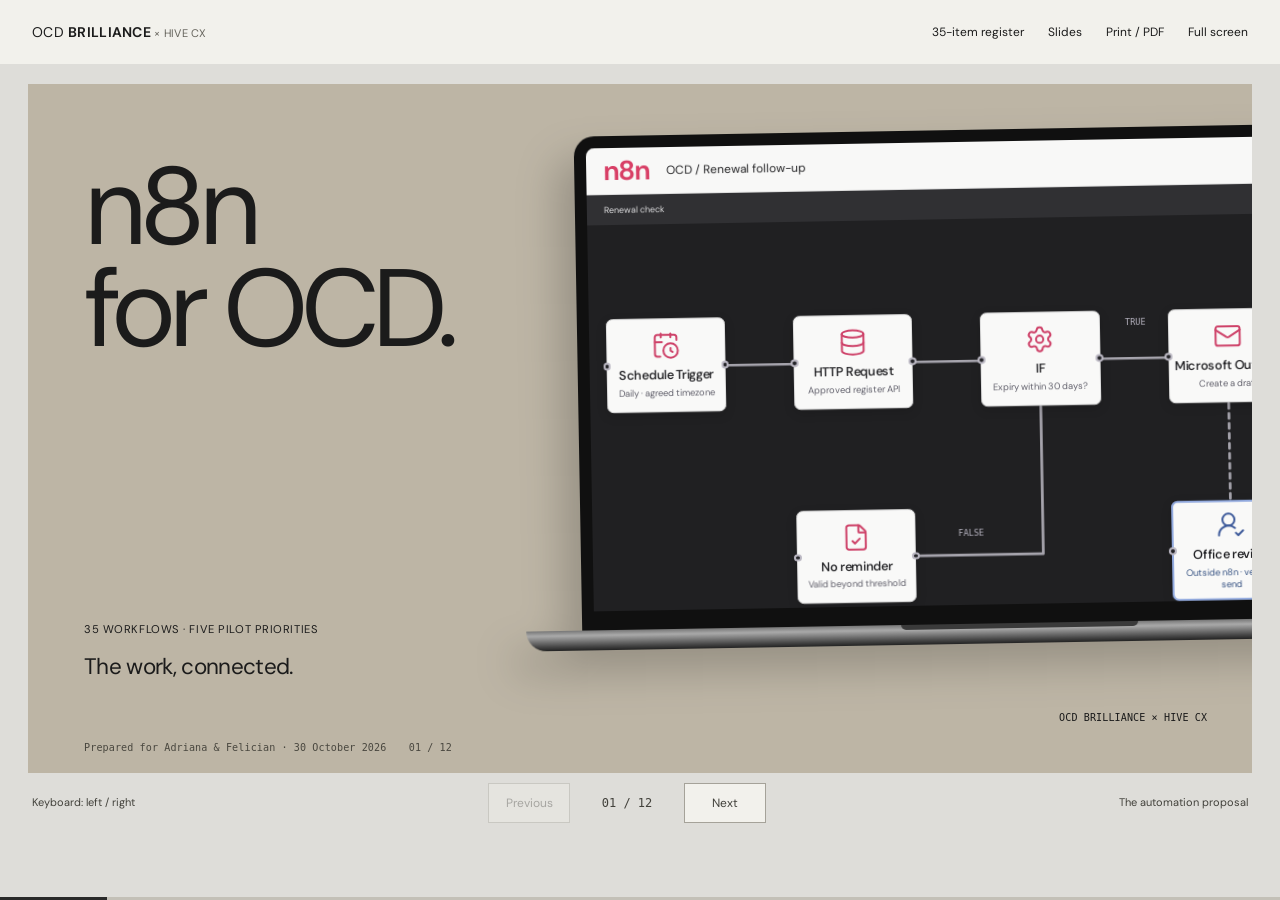
<file: index.html>
<!doctype html><html lang="en-AU"><head><meta charset="utf-8"><meta name="viewport" content="width=device-width,initial-scale=1"><meta name="description" content="A visual n8n automation proposal for OCD Brilliance, answering Felician’s six questions and mapping all 35 workflows."><title>OCD Brilliance · n8n visual automation proposal</title><meta name="theme-color" content="#292929"><link rel="icon" href="prototype/assets/ocd-brilliance-logo.png"><link rel="stylesheet" href="assets/visual-deck.css"><script src="assets/deck.js" defer></script><script src="assets/visual-deck.js" defer></script></head><body><a class="skip" href="#deck">Skip to slides</a><header class="deck-header"><a href="#slide-1">OCD <b>BRILLIANCE</b><span> × HIVE CX</span></a><nav aria-label="Presentation tools"><a href="register.html">35-item register</a><button id="overview" aria-expanded="false" aria-controls="slide-menu">Slides</button><button id="print">Print / PDF</button><button id="fullscreen">Full screen</button></nav></header><div id="slide-menu" hidden><nav aria-label="All slides"><a href="#slide-1"><span>01</span>The automation proposal</a><a href="#slide-2"><span>02</span>01 / Where n8n fits</a><a href="#slide-3"><span>03</span>01 / A visual workflow</a><a href="#slide-4"><span>04</span>The problem / the proposed response</a><a href="#slide-5"><span>05</span>02 / Recommended Phase 1</a><a href="#slide-6"><span>06</span>01 / All 35 items</a><a href="#slide-7"><span>07</span>03 / Delivery phases</a><a href="#slide-8"><span>08</span>04 / How we will measure success</a><a href="#slide-9"><span>09</span>05 / Ownership after launch</a><a href="#slide-10"><span>10</span>06 / Data and offshore access</a><a href="#slide-11"><span>11</span>The next decision</a><a href="#slide-12"><span>12</span>Evidence / source notes</a></nav></div><main id="deck" tabindex="-1"><section class="slide cover" id="slide-1" data-title="The automation proposal" aria-labelledby="h-1"><div class="slide-top"><span>The automation proposal</span><span>OCD BRILLIANCE × HIVE CX</span></div><h1 id="h-1">n8n<br>for OCD.</h1><div class="slide-content"><div class="laptop"><div class="laptop-screen"><span class="camera"></span><div class="n8n-window"><header><span class="n8n-name">n8n</span><span>OCD / Renewal follow-up</span><strong>PROPOSED WORKFLOW</strong></header><div class="canvas-toolbar"><span>Renewal check</span><span>Illustration · not connected</span></div><div class="node-canvas"><svg class="wires workflow-wires" aria-hidden="true"><path data-from="trigger" data-to="source"/><path data-from="source" data-to="rule"/><path data-from="rule" data-to="draft"/><path data-from="draft" data-to="review" class="human-wire"/><path data-from="rule" data-to="skip" class="skip-wire"/></svg><div class="flow-node " data-step="trigger" style="--x:2%;--y:32%"><span class="icon "><svg xmlns="http://www.w3.org/2000/svg" width="24" height="24" viewBox="0 0 24 24" fill="none" stroke="currentColor" stroke-width="1.65" stroke-linecap="round" stroke-linejoin="round" class="lucide lucide-calendar-clock" aria-hidden="true"><path d="M16 14v2.2l1.6 1"></path><path d="M16 2v3"></path><path d="M21 7.338V5a2 2 0 00-2-2H5a2 2 0 00-2 2v14a2 2 0 002 2h2.338"></path><path d="M3 9h5.859"></path><path d="M8 2v3"></path><circle cx="16" cy="16" r="6"></circle></svg></span><b>Schedule Trigger</b><small>Daily · agreed timezone</small><span class="port left"></span><span class="port right"></span></div><div class="flow-node " data-step="source" style="--x:24%;--y:32%"><span class="icon "><svg xmlns="http://www.w3.org/2000/svg" width="24" height="24" viewBox="0 0 24 24" fill="none" stroke="currentColor" stroke-width="1.65" stroke-linecap="round" stroke-linejoin="round" class="lucide lucide-database" aria-hidden="true"><ellipse cx="12" cy="5" rx="9" ry="3"></ellipse><path d="M3 5V19A9 3 0 0 0 21 19V5"></path><path d="M3 12A9 3 0 0 0 21 12"></path></svg></span><b>HTTP Request</b><small>Approved register API</small><span class="port left"></span><span class="port right"></span></div><div class="flow-node " data-step="rule" style="--x:46%;--y:32%"><span class="icon "><svg xmlns="http://www.w3.org/2000/svg" width="24" height="24" viewBox="0 0 24 24" fill="none" stroke="currentColor" stroke-width="1.65" stroke-linecap="round" stroke-linejoin="round" class="lucide lucide-settings" aria-hidden="true"><path d="M9.671 4.136a2.34 2.34 0 0 1 4.659 0 2.34 2.34 0 0 0 3.319 1.915 2.34 2.34 0 0 1 2.33 4.033 2.34 2.34 0 0 0 0 3.831 2.34 2.34 0 0 1-2.33 4.033 2.34 2.34 0 0 0-3.319 1.915 2.34 2.34 0 0 1-4.659 0 2.34 2.34 0 0 0-3.32-1.915 2.34 2.34 0 0 1-2.33-4.033 2.34 2.34 0 0 0 0-3.831A2.34 2.34 0 0 1 6.35 6.051a2.34 2.34 0 0 0 3.319-1.915"></path><circle cx="12" cy="12" r="3"></circle></svg></span><b>IF</b><small>Expiry within 30 days?</small><span class="port left"></span><span class="port right"></span></div><div class="flow-node " data-step="draft" style="--x:68%;--y:32%"><span class="icon "><svg xmlns="http://www.w3.org/2000/svg" width="24" height="24" viewBox="0 0 24 24" fill="none" stroke="currentColor" stroke-width="1.65" stroke-linecap="round" stroke-linejoin="round" class="lucide lucide-mail" aria-hidden="true"><path d="m22 7-8.991 5.727a2 2 0 0 1-2.009 0L2 7"></path><rect x="2" y="4" width="20" height="16" rx="2"></rect></svg></span><b>Microsoft Outlook</b><small>Create a draft</small><span class="port left"></span><span class="port right"></span></div><div class="flow-node human" data-step="review" style="--x:68%;--y:76%"><span class="icon "><svg xmlns="http://www.w3.org/2000/svg" width="24" height="24" viewBox="0 0 24 24" fill="none" stroke="currentColor" stroke-width="1.65" stroke-linecap="round" stroke-linejoin="round" class="lucide lucide-user-round-check lucide-user-check-2" aria-hidden="true"><path d="M2 21a8 8 0 0 1 13.292-6"></path><circle cx="10" cy="8" r="5"></circle><path d="m16 19 2 2 4-4"></path></svg></span><b>Office review</b><small>Outside n8n · verify & send</small><span class="port left"></span><span class="port right"></span></div><div class="flow-node " data-step="skip" style="--x:24%;--y:76%"><span class="icon "><svg xmlns="http://www.w3.org/2000/svg" width="24" height="24" viewBox="0 0 24 24" fill="none" stroke="currentColor" stroke-width="1.65" stroke-linecap="round" stroke-linejoin="round" class="lucide lucide-file-check" aria-hidden="true"><path d="M6 22a2 2 0 0 1-2-2V4a2 2 0 0 1 2-2h8a2.4 2.4 0 0 1 1.704.706l3.588 3.588A2.4 2.4 0 0 1 20 8v12a2 2 0 0 1-2 2z"></path><path d="M14 2v5a1 1 0 0 0 1 1h5"></path><path d="m9 15 2 2 4-4"></path></svg></span><b>No reminder</b><small>Valid beyond threshold</small><span class="port left"></span><span class="port right"></span></div><span class="branch-label yes">TRUE</span><span class="branch-label no">FALSE</span><div class="canvas-key"><span></span> Proposed automation <span class="key-human"></span> Office action</div></div><footer><span>Illustrative 30-day rule · confirm policy and source access</span><span>No live accounts connected</span></footer></div></div><div class="laptop-base"></div></div><div class="cover-caption"><span>35 WORKFLOWS · FIVE PILOT PRIORITIES</span><p>The work, connected.</p></div></div><footer class="slide-foot"><span>Prepared for Adriana & Felician · 30 October 2026</span><span>01 / 12</span></footer></section><section class="slide systems-slide" id="slide-2" data-title="01 / Where n8n fits" aria-labelledby="h-2"><div class="slide-top"><span>01 / Where n8n fits</span><span>OCD BRILLIANCE × HIVE CX</span></div><h1 id="h-2">Connect the work.<br>Keep the systems.</h1><div class="slide-content"><div class="systems-visual"><svg class="wires" viewBox="0 0 1000 520" aria-hidden="true"><path d="M170 95 H375 Q420 95 420 145 V240 H480"/><path d="M170 240 H480"/><path d="M170 390 H375 Q420 390 420 335 V240 H480"/><path d="M570 240 H700 Q740 240 740 110 H860"/><path d="M570 240 H860"/><path d="M570 240 H700 Q740 240 740 380 H860"/></svg><div class="system source s1"><span class="icon "><svg xmlns="http://www.w3.org/2000/svg" width="24" height="24" viewBox="0 0 24 24" fill="none" stroke="currentColor" stroke-width="1.65" stroke-linecap="round" stroke-linejoin="round" class="lucide lucide-mail" aria-hidden="true"><path d="m22 7-8.991 5.727a2 2 0 0 1-2.009 0L2 7"></path><rect x="2" y="4" width="20" height="16" rx="2"></rect></svg></span><b>Outlook</b><small>Email & forms</small></div><div class="system source s2"><span class="icon "><svg xmlns="http://www.w3.org/2000/svg" width="24" height="24" viewBox="0 0 24 24" fill="none" stroke="currentColor" stroke-width="1.65" stroke-linecap="round" stroke-linejoin="round" class="lucide lucide-phone" aria-hidden="true"><path d="M13.832 16.568a1 1 0 0 0 1.213-.303l.355-.465A2 2 0 0 1 17 15h3a2 2 0 0 1 2 2v3a2 2 0 0 1-2 2A18 18 0 0 1 2 4a2 2 0 0 1 2-2h3a2 2 0 0 1 2 2v3a2 2 0 0 1-.8 1.6l-.468.351a1 1 0 0 0-.292 1.233 14 14 0 0 0 6.392 6.384"></path></svg></span><b>Dialpad / VA</b><small>Staff-logged initially</small></div><div class="system source s3"><span class="icon "><svg xmlns="http://www.w3.org/2000/svg" width="24" height="24" viewBox="0 0 24 24" fill="none" stroke="currentColor" stroke-width="1.65" stroke-linecap="round" stroke-linejoin="round" class="lucide lucide-file-text" aria-hidden="true"><path d="M6 22a2 2 0 0 1-2-2V4a2 2 0 0 1 2-2h8a2.4 2.4 0 0 1 1.704.706l3.588 3.588A2.4 2.4 0 0 1 20 8v12a2 2 0 0 1-2 2z"></path><path d="M14 2v5a1 1 0 0 0 1 1h5"></path><path d="M10 9H8"></path><path d="M16 13H8"></path><path d="M16 17H8"></path></svg></span><b>Approved exports</b><small>Source evidence</small></div><div class="n8n-hub"><b>n8n</b><span>CHECK · PREPARE<br>COORDINATE</span></div><div class="system target t1"><span class="icon "><svg xmlns="http://www.w3.org/2000/svg" width="24" height="24" viewBox="0 0 24 24" fill="none" stroke="currentColor" stroke-width="1.65" stroke-linecap="round" stroke-linejoin="round" class="lucide lucide-users" aria-hidden="true"><path d="M16 21v-2a4 4 0 0 0-4-4H6a4 4 0 0 0-4 4v2"></path><path d="M16 3.128a4 4 0 0 1 0 7.744"></path><path d="M22 21v-2a4 4 0 0 0-3-3.87"></path><circle cx="9" cy="7" r="4"></circle></svg></span><b>ShiftCare</b><small>API / handoff to validate</small></div><div class="system target t2"><span class="icon "><svg xmlns="http://www.w3.org/2000/svg" width="24" height="24" viewBox="0 0 24 24" fill="none" stroke="currentColor" stroke-width="1.65" stroke-linecap="round" stroke-linejoin="round" class="lucide lucide-receipt" aria-hidden="true"><path d="M12 17V7"></path><path d="M16 8h-6a2 2 0 0 0 0 4h4a2 2 0 0 1 0 4H8"></path><path d="M4 3a1 1 0 0 1 1-1 1.3 1.3 0 0 1 .7.2l.933.6a1.3 1.3 0 0 0 1.4 0l.934-.6a1.3 1.3 0 0 1 1.4 0l.933.6a1.3 1.3 0 0 0 1.4 0l.933-.6a1.3 1.3 0 0 1 1.4 0l.934.6a1.3 1.3 0 0 0 1.4 0l.933-.6A1.3 1.3 0 0 1 19 2a1 1 0 0 1 1 1v18a1 1 0 0 1-1 1 1.3 1.3 0 0 1-.7-.2l-.933-.6a1.3 1.3 0 0 0-1.4 0l-.934.6a1.3 1.3 0 0 1-1.4 0l-.933-.6a1.3 1.3 0 0 0-1.4 0l-.933.6a1.3 1.3 0 0 1-1.4 0l-.934-.6a1.3 1.3 0 0 0-1.4 0l-.933.6a1.3 1.3 0 0 1-.7.2 1 1 0 0 1-1-1z"></path></svg></span><b>Xero</b><small>Supported invoices / contacts</small></div><div class="system target t3"><span class="icon "><svg xmlns="http://www.w3.org/2000/svg" width="24" height="24" viewBox="0 0 24 24" fill="none" stroke="currentColor" stroke-width="1.65" stroke-linecap="round" stroke-linejoin="round" class="lucide lucide-user-round-check lucide-user-check-2" aria-hidden="true"><path d="M2 21a8 8 0 0 1 13.292-6"></path><circle cx="10" cy="8" r="5"></circle><path d="m16 19 2 2 4-4"></path></svg></span><b>Your team</b><small>Decisions & release</small></div></div><div class="visual-caption">n8n coordinates steps. Staff retain care, staffing and financial decisions.</div></div><footer class="slide-foot"><span>Outlook / Xero nodes documented · ShiftCare API access, permitted operations and account permissions need validation</span><span>02 / 12</span></footer></section><section class="slide canvas-slide" id="slide-3" data-title="01 / A visual workflow" aria-labelledby="h-3"><div class="slide-top"><span>01 / A visual workflow</span><span>OCD BRILLIANCE × HIVE CX</span></div><h1 id="h-3">A renewal, followed through.</h1><div class="slide-content"><div class="demo-controls"><label for="sample-record">SAMPLE RECORD</label><select id="sample-record"><option value="due">Renewal due in 14 days</option><option value="valid">Valid for 120 days</option><option value="missing">Expiry date missing</option></select><button id="walkthrough" type="button">Run sample</button><span>Fictional data · no messages sent</span></div><div class="workflow-viewport" tabindex="0" aria-label="Proposed n8n workflow; scroll horizontally on a small screen"><div class="n8n-window"><header><span class="n8n-name">n8n</span><span>OCD / Renewal follow-up</span><strong>PROPOSED WORKFLOW</strong></header><div class="canvas-toolbar"><span>Renewal check</span><span>Illustration · not connected</span></div><div class="node-canvas"><svg class="wires workflow-wires" aria-hidden="true"><path data-from="trigger" data-to="source"/><path data-from="source" data-to="rule"/><path data-from="rule" data-to="draft"/><path data-from="draft" data-to="review" class="human-wire"/><path data-from="rule" data-to="skip" class="skip-wire"/></svg><div class="flow-node " data-step="trigger" style="--x:2%;--y:32%"><span class="icon "><svg xmlns="http://www.w3.org/2000/svg" width="24" height="24" viewBox="0 0 24 24" fill="none" stroke="currentColor" stroke-width="1.65" stroke-linecap="round" stroke-linejoin="round" class="lucide lucide-calendar-clock" aria-hidden="true"><path d="M16 14v2.2l1.6 1"></path><path d="M16 2v3"></path><path d="M21 7.338V5a2 2 0 00-2-2H5a2 2 0 00-2 2v14a2 2 0 002 2h2.338"></path><path d="M3 9h5.859"></path><path d="M8 2v3"></path><circle cx="16" cy="16" r="6"></circle></svg></span><b>Schedule Trigger</b><small>Daily · agreed timezone</small><span class="port left"></span><span class="port right"></span></div><div class="flow-node " data-step="source" style="--x:24%;--y:32%"><span class="icon "><svg xmlns="http://www.w3.org/2000/svg" width="24" height="24" viewBox="0 0 24 24" fill="none" stroke="currentColor" stroke-width="1.65" stroke-linecap="round" stroke-linejoin="round" class="lucide lucide-database" aria-hidden="true"><ellipse cx="12" cy="5" rx="9" ry="3"></ellipse><path d="M3 5V19A9 3 0 0 0 21 19V5"></path><path d="M3 12A9 3 0 0 0 21 12"></path></svg></span><b>HTTP Request</b><small>Approved register API</small><span class="port left"></span><span class="port right"></span></div><div class="flow-node " data-step="rule" style="--x:46%;--y:32%"><span class="icon "><svg xmlns="http://www.w3.org/2000/svg" width="24" height="24" viewBox="0 0 24 24" fill="none" stroke="currentColor" stroke-width="1.65" stroke-linecap="round" stroke-linejoin="round" class="lucide lucide-settings" aria-hidden="true"><path d="M9.671 4.136a2.34 2.34 0 0 1 4.659 0 2.34 2.34 0 0 0 3.319 1.915 2.34 2.34 0 0 1 2.33 4.033 2.34 2.34 0 0 0 0 3.831 2.34 2.34 0 0 1-2.33 4.033 2.34 2.34 0 0 0-3.319 1.915 2.34 2.34 0 0 1-4.659 0 2.34 2.34 0 0 0-3.32-1.915 2.34 2.34 0 0 1-2.33-4.033 2.34 2.34 0 0 0 0-3.831A2.34 2.34 0 0 1 6.35 6.051a2.34 2.34 0 0 0 3.319-1.915"></path><circle cx="12" cy="12" r="3"></circle></svg></span><b>IF</b><small>Expiry within 30 days?</small><span class="port left"></span><span class="port right"></span></div><div class="flow-node " data-step="draft" style="--x:68%;--y:32%"><span class="icon "><svg xmlns="http://www.w3.org/2000/svg" width="24" height="24" viewBox="0 0 24 24" fill="none" stroke="currentColor" stroke-width="1.65" stroke-linecap="round" stroke-linejoin="round" class="lucide lucide-mail" aria-hidden="true"><path d="m22 7-8.991 5.727a2 2 0 0 1-2.009 0L2 7"></path><rect x="2" y="4" width="20" height="16" rx="2"></rect></svg></span><b>Microsoft Outlook</b><small>Create a draft</small><span class="port left"></span><span class="port right"></span></div><div class="flow-node human" data-step="review" style="--x:68%;--y:76%"><span class="icon "><svg xmlns="http://www.w3.org/2000/svg" width="24" height="24" viewBox="0 0 24 24" fill="none" stroke="currentColor" stroke-width="1.65" stroke-linecap="round" stroke-linejoin="round" class="lucide lucide-user-round-check lucide-user-check-2" aria-hidden="true"><path d="M2 21a8 8 0 0 1 13.292-6"></path><circle cx="10" cy="8" r="5"></circle><path d="m16 19 2 2 4-4"></path></svg></span><b>Office review</b><small>Outside n8n · verify & send</small><span class="port left"></span><span class="port right"></span></div><div class="flow-node " data-step="skip" style="--x:24%;--y:76%"><span class="icon "><svg xmlns="http://www.w3.org/2000/svg" width="24" height="24" viewBox="0 0 24 24" fill="none" stroke="currentColor" stroke-width="1.65" stroke-linecap="round" stroke-linejoin="round" class="lucide lucide-file-check" aria-hidden="true"><path d="M6 22a2 2 0 0 1-2-2V4a2 2 0 0 1 2-2h8a2.4 2.4 0 0 1 1.704.706l3.588 3.588A2.4 2.4 0 0 1 20 8v12a2 2 0 0 1-2 2z"></path><path d="M14 2v5a1 1 0 0 0 1 1h5"></path><path d="m9 15 2 2 4-4"></path></svg></span><b>No reminder</b><small>Valid beyond threshold</small><span class="port left"></span><span class="port right"></span></div><span class="branch-label yes">TRUE</span><span class="branch-label no">FALSE</span><div class="canvas-key"><span></span> Proposed automation <span class="key-human"></span> Office action</div></div><footer><span>Illustrative 30-day rule · confirm policy and source access</span><span>No live accounts connected</span></footer></div></div><div class="workflow-result" role="status" aria-live="polite" aria-atomic="true"><div><span id="result-step">READY TO WALK THROUGH</span><b id="result-title">Follow one renewal.</b></div><p id="result-copy">Choose a sample and run each step. See what n8n prepares and where the office takes over.</p><span id="result-outcome">Sample only</span></div></div><footer class="slide-foot"><span>Proposed configuration · missing or invalid expiry requires office review; creating a draft does not send it</span><span>03 / 12</span></footer></section><section class="slide comparison-slide" id="slide-4" data-title="The problem / the proposed response" aria-labelledby="h-4"><div class="slide-top"><span>The problem / the proposed response</span><span>OCD BRILLIANCE × HIVE CX</span></div><h1 id="h-4">Less chasing. Visible ownership.</h1><div class="slide-content"><div class="comparison"><div class="manual-scene"><span class="scene-label">MANUAL TODAY</span><div class="paper paper-0"><span class="icon "><svg xmlns="http://www.w3.org/2000/svg" width="24" height="24" viewBox="0 0 24 24" fill="none" stroke="currentColor" stroke-width="1.65" stroke-linecap="round" stroke-linejoin="round" class="lucide lucide-mail" aria-hidden="true"><path d="m22 7-8.991 5.727a2 2 0 0 1-2.009 0L2 7"></path><rect x="2" y="4" width="20" height="16" rx="2"></rect></svg></span><span>Another email</span><i></i><i></i></div><div class="paper paper-1"><span class="icon "><svg xmlns="http://www.w3.org/2000/svg" width="24" height="24" viewBox="0 0 24 24" fill="none" stroke="currentColor" stroke-width="1.65" stroke-linecap="round" stroke-linejoin="round" class="lucide lucide-file-text" aria-hidden="true"><path d="M6 22a2 2 0 0 1-2-2V4a2 2 0 0 1 2-2h8a2.4 2.4 0 0 1 1.704.706l3.588 3.588A2.4 2.4 0 0 1 20 8v12a2 2 0 0 1-2 2z"></path><path d="M14 2v5a1 1 0 0 0 1 1h5"></path><path d="M10 9H8"></path><path d="M16 13H8"></path><path d="M16 17H8"></path></svg></span><span>Missing file</span><i></i><i></i></div><div class="paper paper-2"><span class="icon "><svg xmlns="http://www.w3.org/2000/svg" width="24" height="24" viewBox="0 0 24 24" fill="none" stroke="currentColor" stroke-width="1.65" stroke-linecap="round" stroke-linejoin="round" class="lucide lucide-calendar-clock" aria-hidden="true"><path d="M16 14v2.2l1.6 1"></path><path d="M16 2v3"></path><path d="M21 7.338V5a2 2 0 00-2-2H5a2 2 0 00-2 2v14a2 2 0 002 2h2.338"></path><path d="M3 9h5.859"></path><path d="M8 2v3"></path><circle cx="16" cy="16" r="6"></circle></svg></span><span>Follow up</span><i></i><i></i></div><div class="paper paper-3"><span class="icon "><svg xmlns="http://www.w3.org/2000/svg" width="24" height="24" viewBox="0 0 24 24" fill="none" stroke="currentColor" stroke-width="1.65" stroke-linecap="round" stroke-linejoin="round" class="lucide lucide-phone" aria-hidden="true"><path d="M13.832 16.568a1 1 0 0 0 1.213-.303l.355-.465A2 2 0 0 1 17 15h3a2 2 0 0 1 2 2v3a2 2 0 0 1-2 2A18 18 0 0 1 2 4a2 2 0 0 1 2-2h3a2 2 0 0 1 2 2v3a2 2 0 0 1-.8 1.6l-.468.351a1 1 0 0 0-.292 1.233 14 14 0 0 0 6.392 6.384"></path></svg></span><span>A missed reply</span><i></i><i></i></div><div class="manual-person"><span class="icon "><svg xmlns="http://www.w3.org/2000/svg" width="24" height="24" viewBox="0 0 24 24" fill="none" stroke="currentColor" stroke-width="1.65" stroke-linecap="round" stroke-linejoin="round" class="lucide lucide-user-round lucide-user-2" aria-hidden="true"><circle cx="12" cy="8" r="5"></circle><path d="M20 21a8 8 0 0 0-16 0"></path></svg></span><span>Remember · search · repeat</span></div></div><div class="owned-scene"><span class="scene-label">PROPOSED WITH n8n</span><div class="case-board"><header><span class="icon "><svg xmlns="http://www.w3.org/2000/svg" width="24" height="24" viewBox="0 0 24 24" fill="none" stroke="currentColor" stroke-width="1.65" stroke-linecap="round" stroke-linejoin="round" class="lucide lucide-workflow" aria-hidden="true"><rect width="8" height="8" x="3" y="3" rx="2"></rect><path d="M7 11v4a2 2 0 0 0 2 2h4"></path><rect width="8" height="8" x="13" y="13" rx="2"></rect></svg></span><b>One owned case</b></header><div><span class="icon "><svg xmlns="http://www.w3.org/2000/svg" width="24" height="24" viewBox="0 0 24 24" fill="none" stroke="currentColor" stroke-width="1.65" stroke-linecap="round" stroke-linejoin="round" class="lucide lucide-mail" aria-hidden="true"><path d="m22 7-8.991 5.727a2 2 0 0 1-2.009 0L2 7"></path><rect x="2" y="4" width="20" height="16" rx="2"></rect></svg></span><span>Source linked</span><b>1</b></div><div><span class="icon "><svg xmlns="http://www.w3.org/2000/svg" width="24" height="24" viewBox="0 0 24 24" fill="none" stroke="currentColor" stroke-width="1.65" stroke-linecap="round" stroke-linejoin="round" class="lucide lucide-user-round-check lucide-user-check-2" aria-hidden="true"><path d="M2 21a8 8 0 0 1 13.292-6"></path><circle cx="10" cy="8" r="5"></circle><path d="m16 19 2 2 4-4"></path></svg></span><span>Office owner</span><span class="icon "><svg xmlns="http://www.w3.org/2000/svg" width="24" height="24" viewBox="0 0 24 24" fill="none" stroke="currentColor" stroke-width="1.65" stroke-linecap="round" stroke-linejoin="round" class="lucide lucide-check" aria-hidden="true"><path d="M20 6 9 17l-5-5"></path></svg></span></div><div><span class="icon "><svg xmlns="http://www.w3.org/2000/svg" width="24" height="24" viewBox="0 0 24 24" fill="none" stroke="currentColor" stroke-width="1.65" stroke-linecap="round" stroke-linejoin="round" class="lucide lucide-clock" aria-hidden="true"><circle cx="12" cy="12" r="10"></circle><path d="M12 6v6l4 2"></path></svg></span><span>Follow-up date</span><span class="icon "><svg xmlns="http://www.w3.org/2000/svg" width="24" height="24" viewBox="0 0 24 24" fill="none" stroke="currentColor" stroke-width="1.65" stroke-linecap="round" stroke-linejoin="round" class="lucide lucide-check" aria-hidden="true"><path d="M20 6 9 17l-5-5"></path></svg></span></div><div><span class="icon "><svg xmlns="http://www.w3.org/2000/svg" width="24" height="24" viewBox="0 0 24 24" fill="none" stroke="currentColor" stroke-width="1.65" stroke-linecap="round" stroke-linejoin="round" class="lucide lucide-shield-check" aria-hidden="true"><path d="M20 13c0 5-3.5 7.5-7.66 8.95a1 1 0 0 1-.67-.01C7.5 20.5 4 18 4 13V6a1 1 0 0 1 1-1c2 0 4.5-1.2 6.24-2.72a1.17 1.17 0 0 1 1.52 0C14.51 3.81 17 5 19 5a1 1 0 0 1 1 1z"></path><path d="m9 12 2 2 4-4"></path></svg></span><span>Result checked</span><span class="icon "><svg xmlns="http://www.w3.org/2000/svg" width="24" height="24" viewBox="0 0 24 24" fill="none" stroke="currentColor" stroke-width="1.65" stroke-linecap="round" stroke-linejoin="round" class="lucide lucide-check" aria-hidden="true"><path d="M20 6 9 17l-5-5"></path></svg></span></div></div><p>Nothing closes without a checked outcome.</p></div></div></div><footer class="slide-foot"><span>Illustrative process model · actual savings are measured in the pilot</span><span>04 / 12</span></footer></section><section class="slide pilot-slide" id="slide-5" data-title="02 / Recommended Phase 1" aria-labelledby="h-5"><div class="slide-top"><span>02 / Recommended Phase 1</span><span>OCD BRILLIANCE × HIVE CX</span></div><h1 id="h-5">Five workflows to prove first.</h1><div class="slide-content"><div class="pilot-visual"><a href="register.html#workflow-3" class="pilot-pod"><span class="pod-number">ITEM 03</span><div class="pod-art"><span class="icon "><svg xmlns="http://www.w3.org/2000/svg" width="24" height="24" viewBox="0 0 24 24" fill="none" stroke="currentColor" stroke-width="1.65" stroke-linecap="round" stroke-linejoin="round" class="lucide lucide-mail" aria-hidden="true"><path d="m22 7-8.991 5.727a2 2 0 0 1-2.009 0L2 7"></path><rect x="2" y="4" width="20" height="16" rx="2"></rect></svg></span><span class="orbit-dot"></span></div><h2>Enquiry ownership</h2><small>Time</small></a><a href="register.html#workflow-19" class="pilot-pod"><span class="pod-number">ITEM 19</span><div class="pod-art"><span class="icon "><svg xmlns="http://www.w3.org/2000/svg" width="24" height="24" viewBox="0 0 24 24" fill="none" stroke="currentColor" stroke-width="1.65" stroke-linecap="round" stroke-linejoin="round" class="lucide lucide-file-check" aria-hidden="true"><path d="M6 22a2 2 0 0 1-2-2V4a2 2 0 0 1 2-2h8a2.4 2.4 0 0 1 1.704.706l3.588 3.588A2.4 2.4 0 0 1 20 8v12a2 2 0 0 1-2 2z"></path><path d="M14 2v5a1 1 0 0 0 1 1h5"></path><path d="m9 15 2 2 4-4"></path></svg></span><span class="orbit-dot"></span></div><h2>Document check</h2><small>Compliance</small></a><a href="register.html#workflow-21" class="pilot-pod"><span class="pod-number">ITEM 21</span><div class="pod-art"><span class="icon "><svg xmlns="http://www.w3.org/2000/svg" width="24" height="24" viewBox="0 0 24 24" fill="none" stroke="currentColor" stroke-width="1.65" stroke-linecap="round" stroke-linejoin="round" class="lucide lucide-calendar-clock" aria-hidden="true"><path d="M16 14v2.2l1.6 1"></path><path d="M16 2v3"></path><path d="M21 7.338V5a2 2 0 00-2-2H5a2 2 0 00-2 2v14a2 2 0 002 2h2.338"></path><path d="M3 9h5.859"></path><path d="M8 2v3"></path><circle cx="16" cy="16" r="6"></circle></svg></span><span class="orbit-dot"></span></div><h2>Renewal follow-up</h2><small>Compliance</small></a><a href="register.html#workflow-22" class="pilot-pod"><span class="pod-number">ITEM 22</span><div class="pod-art"><span class="icon "><svg xmlns="http://www.w3.org/2000/svg" width="24" height="24" viewBox="0 0 24 24" fill="none" stroke="currentColor" stroke-width="1.65" stroke-linecap="round" stroke-linejoin="round" class="lucide lucide-receipt" aria-hidden="true"><path d="M12 17V7"></path><path d="M16 8h-6a2 2 0 0 0 0 4h4a2 2 0 0 1 0 4H8"></path><path d="M4 3a1 1 0 0 1 1-1 1.3 1.3 0 0 1 .7.2l.933.6a1.3 1.3 0 0 0 1.4 0l.934-.6a1.3 1.3 0 0 1 1.4 0l.933.6a1.3 1.3 0 0 0 1.4 0l.933-.6a1.3 1.3 0 0 1 1.4 0l.934.6a1.3 1.3 0 0 0 1.4 0l.933-.6A1.3 1.3 0 0 1 19 2a1 1 0 0 1 1 1v18a1 1 0 0 1-1 1 1.3 1.3 0 0 1-.7-.2l-.933-.6a1.3 1.3 0 0 0-1.4 0l-.934.6a1.3 1.3 0 0 1-1.4 0l-.933-.6a1.3 1.3 0 0 0-1.4 0l-.933.6a1.3 1.3 0 0 1-1.4 0l-.934-.6a1.3 1.3 0 0 0-1.4 0l-.933.6a1.3 1.3 0 0 1-.7.2 1 1 0 0 1-1-1z"></path></svg></span><span class="orbit-dot"></span></div><h2>Invoice checks</h2><small>Cashflow</small></a><a href="register.html#workflow-28" class="pilot-pod"><span class="pod-number">ITEM 28</span><div class="pod-art"><span class="icon "><svg xmlns="http://www.w3.org/2000/svg" width="24" height="24" viewBox="0 0 24 24" fill="none" stroke="currentColor" stroke-width="1.65" stroke-linecap="round" stroke-linejoin="round" class="lucide lucide-timer" aria-hidden="true"><line x1="10" x2="14" y1="2" y2="2"></line><line x1="12" x2="15" y1="14" y2="11"></line><circle cx="12" cy="14" r="8"></circle></svg></span><span class="orbit-dot"></span></div><h2>Hours & mileage</h2><small>Time / payroll</small></a></div><div class="pilot-flow"><span>Approved sources</span><i></i><span>Build & test</span><i></i><span>Staff review</span><i></i><span>Measure the pilot</span></div></div><footer class="slide-foot"><span>One team, one set of approved rules · source collection and filing routes are foundation work</span><span>05 / 12</span></footer></section><section class="slide map-slide" id="slide-6" data-title="01 / All 35 items" aria-labelledby="h-6"><div class="slide-top"><span>01 / All 35 items</span><span>OCD BRILLIANCE × HIVE CX</span></div><h1 id="h-6">Every item. A defined response.</h1><div class="slide-content"><div class="register-screen"><header><b>OCD workflow map</b><span>SELECT AN AREA, THEN AN ITEM</span></header><div class="map-tabs" role="tablist" aria-label="Workflow areas"><button type="button" role="tab" id="group-tab-0" aria-controls="group-0" aria-selected="true" tabindex="0" data-group="0">Enquiries</button><button type="button" role="tab" id="group-tab-1" aria-controls="group-1" aria-selected="false" tabindex="-1" data-group="1">People & messages</button><button type="button" role="tab" id="group-tab-2" aria-controls="group-2" aria-selected="false" tabindex="-1" data-group="2">Bookings</button><button type="button" role="tab" id="group-tab-3" aria-controls="group-3" aria-selected="false" tabindex="-1" data-group="3">Cover & documents</button><button type="button" role="tab" id="group-tab-4" aria-controls="group-4" aria-selected="false" tabindex="-1" data-group="4">Renewals & billing</button><button type="button" role="tab" id="group-tab-5" aria-controls="group-5" aria-selected="false" tabindex="-1" data-group="5">Payments & payroll</button><button type="button" role="tab" id="group-tab-6" aria-controls="group-6" aria-selected="false" tabindex="-1" data-group="6">Care & follow-through</button></div><div class="group-panel" role="tabpanel" id="group-0" aria-labelledby="group-tab-0"><a class="process-tile" href="register.html#workflow-1" data-item="1"><span>01</span><span class="icon "><svg xmlns="http://www.w3.org/2000/svg" width="24" height="24" viewBox="0 0 24 24" fill="none" stroke="currentColor" stroke-width="1.65" stroke-linecap="round" stroke-linejoin="round" class="lucide lucide-map-pin" aria-hidden="true"><path d="M20 10c0 4.993-5.539 10.193-7.399 11.799a1 1 0 0 1-1.202 0C9.539 20.193 4 14.993 4 10a8 8 0 0 1 16 0"></path><circle cx="12" cy="10" r="3"></circle></svg></span><b>Area screening</b><small>Core rollout</small></a><a class="process-tile" href="register.html#workflow-2" data-item="2"><span>02</span><span class="icon "><svg xmlns="http://www.w3.org/2000/svg" width="24" height="24" viewBox="0 0 24 24" fill="none" stroke="currentColor" stroke-width="1.65" stroke-linecap="round" stroke-linejoin="round" class="lucide lucide-mail" aria-hidden="true"><path d="m22 7-8.991 5.727a2 2 0 0 1-2.009 0L2 7"></path><rect x="2" y="4" width="20" height="16" rx="2"></rect></svg></span><b>Collect enquiries</b><small>Core rollout</small></a><a class="process-tile" href="register.html#workflow-3" data-item="3"><span>03</span><span class="icon "><svg xmlns="http://www.w3.org/2000/svg" width="24" height="24" viewBox="0 0 24 24" fill="none" stroke="currentColor" stroke-width="1.65" stroke-linecap="round" stroke-linejoin="round" class="lucide lucide-user-round-check lucide-user-check-2" aria-hidden="true"><path d="M2 21a8 8 0 0 1 13.292-6"></path><circle cx="10" cy="8" r="5"></circle><path d="m16 19 2 2 4-4"></path></svg></span><b>Enquiry owner</b><small>Pilot</small></a><a class="process-tile" href="register.html#workflow-4" data-item="4"><span>04</span><span class="icon "><svg xmlns="http://www.w3.org/2000/svg" width="24" height="24" viewBox="0 0 24 24" fill="none" stroke="currentColor" stroke-width="1.65" stroke-linecap="round" stroke-linejoin="round" class="lucide lucide-search" aria-hidden="true"><path d="m21 21-4.34-4.34"></path><circle cx="11" cy="11" r="8"></circle></svg></span><b>Missing details</b><small>Core rollout</small></a><a class="process-tile" href="register.html#workflow-5" data-item="5"><span>05</span><span class="icon "><svg xmlns="http://www.w3.org/2000/svg" width="24" height="24" viewBox="0 0 24 24" fill="none" stroke="currentColor" stroke-width="1.65" stroke-linecap="round" stroke-linejoin="round" class="lucide lucide-users" aria-hidden="true"><path d="M16 21v-2a4 4 0 0 0-4-4H6a4 4 0 0 0-4 4v2"></path><path d="M16 3.128a4 4 0 0 1 0 7.744"></path><path d="M22 21v-2a4 4 0 0 0-3-3.87"></path><circle cx="9" cy="7" r="4"></circle></svg></span><b>Participant profile</b><small>Core rollout</small></a></div><div class="group-panel" role="tabpanel" id="group-1" aria-labelledby="group-tab-1" hidden><a class="process-tile" href="register.html#workflow-6" data-item="6"><span>06</span><span class="icon "><svg xmlns="http://www.w3.org/2000/svg" width="24" height="24" viewBox="0 0 24 24" fill="none" stroke="currentColor" stroke-width="1.65" stroke-linecap="round" stroke-linejoin="round" class="lucide lucide-users" aria-hidden="true"><path d="M16 21v-2a4 4 0 0 0-4-4H6a4 4 0 0 0-4 4v2"></path><path d="M16 3.128a4 4 0 0 1 0 7.744"></path><path d="M22 21v-2a4 4 0 0 0-3-3.87"></path><circle cx="9" cy="7" r="4"></circle></svg></span><b>Worker onboarding</b><small>Core rollout</small></a><a class="process-tile" href="register.html#workflow-7" data-item="7"><span>07</span><span class="icon "><svg xmlns="http://www.w3.org/2000/svg" width="24" height="24" viewBox="0 0 24 24" fill="none" stroke="currentColor" stroke-width="1.65" stroke-linecap="round" stroke-linejoin="round" class="lucide lucide-settings" aria-hidden="true"><path d="M9.671 4.136a2.34 2.34 0 0 1 4.659 0 2.34 2.34 0 0 0 3.319 1.915 2.34 2.34 0 0 1 2.33 4.033 2.34 2.34 0 0 0 0 3.831 2.34 2.34 0 0 1-2.33 4.033 2.34 2.34 0 0 0-3.319 1.915 2.34 2.34 0 0 1-4.659 0 2.34 2.34 0 0 0-3.32-1.915 2.34 2.34 0 0 1-2.33-4.033 2.34 2.34 0 0 0 0-3.831A2.34 2.34 0 0 1 6.35 6.051a2.34 2.34 0 0 0 3.319-1.915"></path><circle cx="12" cy="12" r="3"></circle></svg></span><b>Client stages</b><small>Conditional</small></a><a class="process-tile" href="register.html#workflow-8" data-item="8"><span>08</span><span class="icon "><svg xmlns="http://www.w3.org/2000/svg" width="24" height="24" viewBox="0 0 24 24" fill="none" stroke="currentColor" stroke-width="1.65" stroke-linecap="round" stroke-linejoin="round" class="lucide lucide-message-square" aria-hidden="true"><path d="M22 17a2 2 0 0 1-2 2H6.828a2 2 0 0 0-1.414.586l-2.202 2.202A.71.71 0 0 1 2 21.286V5a2 2 0 0 1 2-2h16a2 2 0 0 1 2 2z"></path></svg></span><b>Draft messages</b><small>Core rollout</small></a><a class="process-tile" href="register.html#workflow-9" data-item="9"><span>09</span><span class="icon "><svg xmlns="http://www.w3.org/2000/svg" width="24" height="24" viewBox="0 0 24 24" fill="none" stroke="currentColor" stroke-width="1.65" stroke-linecap="round" stroke-linejoin="round" class="lucide lucide-files" aria-hidden="true"><path d="M15 2h-4a2 2 0 0 0-2 2v11a2 2 0 0 0 2 2h8a2 2 0 0 0 2-2V8"></path><path d="M16.706 2.706A2.4 2.4 0 0 0 15 2v5a1 1 0 0 0 1 1h5a2.4 2.4 0 0 0-.706-1.706z"></path><path d="M5 7a2 2 0 0 0-2 2v11a2 2 0 0 0 2 2h8a2 2 0 0 0 1.732-1"></path></svg></span><b>Message history</b><small>Conditional</small></a><a class="process-tile" href="register.html#workflow-10" data-item="10"><span>10</span><span class="icon "><svg xmlns="http://www.w3.org/2000/svg" width="24" height="24" viewBox="0 0 24 24" fill="none" stroke="currentColor" stroke-width="1.65" stroke-linecap="round" stroke-linejoin="round" class="lucide lucide-calendar-clock" aria-hidden="true"><path d="M16 14v2.2l1.6 1"></path><path d="M16 2v3"></path><path d="M21 7.338V5a2 2 0 00-2-2H5a2 2 0 00-2 2v14a2 2 0 002 2h2.338"></path><path d="M3 9h5.859"></path><path d="M8 2v3"></path><circle cx="16" cy="16" r="6"></circle></svg></span><b>Booking checks</b><small>Core rollout</small></a></div><div class="group-panel" role="tabpanel" id="group-2" aria-labelledby="group-tab-2" hidden><a class="process-tile" href="register.html#workflow-11" data-item="11"><span>11</span><span class="icon "><svg xmlns="http://www.w3.org/2000/svg" width="24" height="24" viewBox="0 0 24 24" fill="none" stroke="currentColor" stroke-width="1.65" stroke-linecap="round" stroke-linejoin="round" class="lucide lucide-calendar-clock" aria-hidden="true"><path d="M16 14v2.2l1.6 1"></path><path d="M16 2v3"></path><path d="M21 7.338V5a2 2 0 00-2-2H5a2 2 0 00-2 2v14a2 2 0 002 2h2.338"></path><path d="M3 9h5.859"></path><path d="M8 2v3"></path><circle cx="16" cy="16" r="6"></circle></svg></span><b>Change scope</b><small>Core rollout</small></a><a class="process-tile" href="register.html#workflow-12" data-item="12"><span>12</span><span class="icon "><svg xmlns="http://www.w3.org/2000/svg" width="24" height="24" viewBox="0 0 24 24" fill="none" stroke="currentColor" stroke-width="1.65" stroke-linecap="round" stroke-linejoin="round" class="lucide lucide-map-pin" aria-hidden="true"><path d="M20 10c0 4.993-5.539 10.193-7.399 11.799a1 1 0 0 1-1.202 0C9.539 20.193 4 14.993 4 10a8 8 0 0 1 16 0"></path><circle cx="12" cy="10" r="3"></circle></svg></span><b>Travel checks</b><small>Core rollout</small></a><a class="process-tile" href="register.html#workflow-13" data-item="13"><span>13</span><span class="icon "><svg xmlns="http://www.w3.org/2000/svg" width="24" height="24" viewBox="0 0 24 24" fill="none" stroke="currentColor" stroke-width="1.65" stroke-linecap="round" stroke-linejoin="round" class="lucide lucide-file-text" aria-hidden="true"><path d="M6 22a2 2 0 0 1-2-2V4a2 2 0 0 1 2-2h8a2.4 2.4 0 0 1 1.704.706l3.588 3.588A2.4 2.4 0 0 1 20 8v12a2 2 0 0 1-2 2z"></path><path d="M14 2v5a1 1 0 0 0 1 1h5"></path><path d="M10 9H8"></path><path d="M16 13H8"></path><path d="M16 17H8"></path></svg></span><b>Instructions</b><small>Conditional</small></a><a class="process-tile" href="register.html#workflow-14" data-item="14"><span>14</span><span class="icon "><svg xmlns="http://www.w3.org/2000/svg" width="24" height="24" viewBox="0 0 24 24" fill="none" stroke="currentColor" stroke-width="1.65" stroke-linecap="round" stroke-linejoin="round" class="lucide lucide-check" aria-hidden="true"><path d="M20 6 9 17l-5-5"></path></svg></span><b>Confirmations</b><small>Core rollout</small></a><a class="process-tile" href="register.html#workflow-15" data-item="15"><span>15</span><span class="icon "><svg xmlns="http://www.w3.org/2000/svg" width="24" height="24" viewBox="0 0 24 24" fill="none" stroke="currentColor" stroke-width="1.65" stroke-linecap="round" stroke-linejoin="round" class="lucide lucide-x" aria-hidden="true"><path d="M18 6 6 18"></path><path d="m6 6 12 12"></path></svg></span><b>Cancellations</b><small>Conditional</small></a></div><div class="group-panel" role="tabpanel" id="group-3" aria-labelledby="group-tab-3" hidden><a class="process-tile" href="register.html#workflow-16" data-item="16"><span>16</span><span class="icon "><svg xmlns="http://www.w3.org/2000/svg" width="24" height="24" viewBox="0 0 24 24" fill="none" stroke="currentColor" stroke-width="1.65" stroke-linecap="round" stroke-linejoin="round" class="lucide lucide-users" aria-hidden="true"><path d="M16 21v-2a4 4 0 0 0-4-4H6a4 4 0 0 0-4 4v2"></path><path d="M16 3.128a4 4 0 0 1 0 7.744"></path><path d="M22 21v-2a4 4 0 0 0-3-3.87"></path><circle cx="9" cy="7" r="4"></circle></svg></span><b>Replacement cover</b><small>Core rollout</small></a><a class="process-tile" href="register.html#workflow-17" data-item="17"><span>17</span><span class="icon "><svg xmlns="http://www.w3.org/2000/svg" width="24" height="24" viewBox="0 0 24 24" fill="none" stroke="currentColor" stroke-width="1.65" stroke-linecap="round" stroke-linejoin="round" class="lucide lucide-calendar-clock" aria-hidden="true"><path d="M16 14v2.2l1.6 1"></path><path d="M16 2v3"></path><path d="M21 7.338V5a2 2 0 00-2-2H5a2 2 0 00-2 2v14a2 2 0 002 2h2.338"></path><path d="M3 9h5.859"></path><path d="M8 2v3"></path><circle cx="16" cy="16" r="6"></circle></svg></span><b>Absence history</b><small>Later / native</small></a><a class="process-tile" href="register.html#workflow-18" data-item="18"><span>18</span><span class="icon "><svg xmlns="http://www.w3.org/2000/svg" width="24" height="24" viewBox="0 0 24 24" fill="none" stroke="currentColor" stroke-width="1.65" stroke-linecap="round" stroke-linejoin="round" class="lucide lucide-files" aria-hidden="true"><path d="M15 2h-4a2 2 0 0 0-2 2v11a2 2 0 0 0 2 2h8a2 2 0 0 0 2-2V8"></path><path d="M16.706 2.706A2.4 2.4 0 0 0 15 2v5a1 1 0 0 0 1 1h5a2.4 2.4 0 0 0-.706-1.706z"></path><path d="M5 7a2 2 0 0 0-2 2v11a2 2 0 0 0 2 2h8a2 2 0 0 0 1.732-1"></path></svg></span><b>File matching</b><small>Core rollout</small></a><a class="process-tile" href="register.html#workflow-19" data-item="19"><span>19</span><span class="icon "><svg xmlns="http://www.w3.org/2000/svg" width="24" height="24" viewBox="0 0 24 24" fill="none" stroke="currentColor" stroke-width="1.65" stroke-linecap="round" stroke-linejoin="round" class="lucide lucide-file-check" aria-hidden="true"><path d="M6 22a2 2 0 0 1-2-2V4a2 2 0 0 1 2-2h8a2.4 2.4 0 0 1 1.704.706l3.588 3.588A2.4 2.4 0 0 1 20 8v12a2 2 0 0 1-2 2z"></path><path d="M14 2v5a1 1 0 0 0 1 1h5"></path><path d="m9 15 2 2 4-4"></path></svg></span><b>Missing documents</b><small>Pilot</small></a><a class="process-tile" href="register.html#workflow-20" data-item="20"><span>20</span><span class="icon "><svg xmlns="http://www.w3.org/2000/svg" width="24" height="24" viewBox="0 0 24 24" fill="none" stroke="currentColor" stroke-width="1.65" stroke-linecap="round" stroke-linejoin="round" class="lucide lucide-calendar-clock" aria-hidden="true"><path d="M16 14v2.2l1.6 1"></path><path d="M16 2v3"></path><path d="M21 7.338V5a2 2 0 00-2-2H5a2 2 0 00-2 2v14a2 2 0 002 2h2.338"></path><path d="M3 9h5.859"></path><path d="M8 2v3"></path><circle cx="16" cy="16" r="6"></circle></svg></span><b>Date corrections</b><small>Conditional</small></a></div><div class="group-panel" role="tabpanel" id="group-4" aria-labelledby="group-tab-4" hidden><a class="process-tile" href="register.html#workflow-21" data-item="21"><span>21</span><span class="icon "><svg xmlns="http://www.w3.org/2000/svg" width="24" height="24" viewBox="0 0 24 24" fill="none" stroke="currentColor" stroke-width="1.65" stroke-linecap="round" stroke-linejoin="round" class="lucide lucide-bell" aria-hidden="true"><path d="M10.268 21a2 2 0 0 0 3.464 0"></path><path d="M3.262 15.326A1 1 0 0 0 4 17h16a1 1 0 0 0 .74-1.673C19.41 13.956 18 12.499 18 8A6 6 0 0 0 6 8c0 4.499-1.411 5.956-2.738 7.326"></path></svg></span><b>Renewals</b><small>Pilot</small></a><a class="process-tile" href="register.html#workflow-22" data-item="22"><span>22</span><span class="icon "><svg xmlns="http://www.w3.org/2000/svg" width="24" height="24" viewBox="0 0 24 24" fill="none" stroke="currentColor" stroke-width="1.65" stroke-linecap="round" stroke-linejoin="round" class="lucide lucide-receipt" aria-hidden="true"><path d="M12 17V7"></path><path d="M16 8h-6a2 2 0 0 0 0 4h4a2 2 0 0 1 0 4H8"></path><path d="M4 3a1 1 0 0 1 1-1 1.3 1.3 0 0 1 .7.2l.933.6a1.3 1.3 0 0 0 1.4 0l.934-.6a1.3 1.3 0 0 1 1.4 0l.933.6a1.3 1.3 0 0 0 1.4 0l.933-.6a1.3 1.3 0 0 1 1.4 0l.934.6a1.3 1.3 0 0 0 1.4 0l.933-.6A1.3 1.3 0 0 1 19 2a1 1 0 0 1 1 1v18a1 1 0 0 1-1 1 1.3 1.3 0 0 1-.7-.2l-.933-.6a1.3 1.3 0 0 0-1.4 0l-.934.6a1.3 1.3 0 0 1-1.4 0l-.933-.6a1.3 1.3 0 0 0-1.4 0l-.933.6a1.3 1.3 0 0 1-1.4 0l-.934-.6a1.3 1.3 0 0 0-1.4 0l-.933.6a1.3 1.3 0 0 1-.7.2 1 1 0 0 1-1-1z"></path></svg></span><b>Invoice checks</b><small>Pilot</small></a><a class="process-tile" href="register.html#workflow-23" data-item="23"><span>23</span><span class="icon "><svg xmlns="http://www.w3.org/2000/svg" width="24" height="24" viewBox="0 0 24 24" fill="none" stroke="currentColor" stroke-width="1.65" stroke-linecap="round" stroke-linejoin="round" class="lucide lucide-circle-dollar-sign" aria-hidden="true"><circle cx="12" cy="12" r="10"></circle><path d="M16 8h-6a2 2 0 1 0 0 4h4a2 2 0 1 1 0 4H8"></path><path d="M12 18V6"></path></svg></span><b>Special billing</b><small>Later / native</small></a><a class="process-tile" href="register.html#workflow-24" data-item="24"><span>24</span><span class="icon "><svg xmlns="http://www.w3.org/2000/svg" width="24" height="24" viewBox="0 0 24 24" fill="none" stroke="currentColor" stroke-width="1.65" stroke-linecap="round" stroke-linejoin="round" class="lucide lucide-user-round lucide-user-2" aria-hidden="true"><circle cx="12" cy="8" r="5"></circle><path d="M20 21a8 8 0 0 0-16 0"></path></svg></span><b>Billing recipient</b><small>Later / native</small></a><a class="process-tile" href="register.html#workflow-25" data-item="25"><span>25</span><span class="icon "><svg xmlns="http://www.w3.org/2000/svg" width="24" height="24" viewBox="0 0 24 24" fill="none" stroke="currentColor" stroke-width="1.65" stroke-linecap="round" stroke-linejoin="round" class="lucide lucide-receipt" aria-hidden="true"><path d="M12 17V7"></path><path d="M16 8h-6a2 2 0 0 0 0 4h4a2 2 0 0 1 0 4H8"></path><path d="M4 3a1 1 0 0 1 1-1 1.3 1.3 0 0 1 .7.2l.933.6a1.3 1.3 0 0 0 1.4 0l.934-.6a1.3 1.3 0 0 1 1.4 0l.933.6a1.3 1.3 0 0 0 1.4 0l.933-.6a1.3 1.3 0 0 1 1.4 0l.934.6a1.3 1.3 0 0 0 1.4 0l.933-.6A1.3 1.3 0 0 1 19 2a1 1 0 0 1 1 1v18a1 1 0 0 1-1 1 1.3 1.3 0 0 1-.7-.2l-.933-.6a1.3 1.3 0 0 0-1.4 0l-.934.6a1.3 1.3 0 0 1-1.4 0l-.933-.6a1.3 1.3 0 0 0-1.4 0l-.933.6a1.3 1.3 0 0 1-1.4 0l-.934-.6a1.3 1.3 0 0 0-1.4 0l-.933.6a1.3 1.3 0 0 1-.7.2 1 1 0 0 1-1-1z"></path></svg></span><b>Returned invoices</b><small>Later / native</small></a></div><div class="group-panel" role="tabpanel" id="group-5" aria-labelledby="group-tab-5" hidden><a class="process-tile" href="register.html#workflow-26" data-item="26"><span>26</span><span class="icon "><svg xmlns="http://www.w3.org/2000/svg" width="24" height="24" viewBox="0 0 24 24" fill="none" stroke="currentColor" stroke-width="1.65" stroke-linecap="round" stroke-linejoin="round" class="lucide lucide-circle-dollar-sign" aria-hidden="true"><circle cx="12" cy="12" r="10"></circle><path d="M16 8h-6a2 2 0 1 0 0 4h4a2 2 0 1 1 0 4H8"></path><path d="M12 18V6"></path></svg></span><b>Payment follow-up</b><small>Later / native</small></a><a class="process-tile" href="register.html#workflow-27" data-item="27"><span>27</span><span class="icon "><svg xmlns="http://www.w3.org/2000/svg" width="24" height="24" viewBox="0 0 24 24" fill="none" stroke="currentColor" stroke-width="1.65" stroke-linecap="round" stroke-linejoin="round" class="lucide lucide-calendar-clock" aria-hidden="true"><path d="M16 14v2.2l1.6 1"></path><path d="M16 2v3"></path><path d="M21 7.338V5a2 2 0 00-2-2H5a2 2 0 00-2 2v14a2 2 0 002 2h2.338"></path><path d="M3 9h5.859"></path><path d="M8 2v3"></path><circle cx="16" cy="16" r="6"></circle></svg></span><b>Pay period checks</b><small>Later / native</small></a><a class="process-tile" href="register.html#workflow-28" data-item="28"><span>28</span><span class="icon "><svg xmlns="http://www.w3.org/2000/svg" width="24" height="24" viewBox="0 0 24 24" fill="none" stroke="currentColor" stroke-width="1.65" stroke-linecap="round" stroke-linejoin="round" class="lucide lucide-timer" aria-hidden="true"><line x1="10" x2="14" y1="2" y2="2"></line><line x1="12" x2="15" y1="14" y2="11"></line><circle cx="12" cy="14" r="8"></circle></svg></span><b>Hours &amp; mileage</b><small>Pilot</small></a><a class="process-tile" href="register.html#workflow-29" data-item="29"><span>29</span><span class="icon "><svg xmlns="http://www.w3.org/2000/svg" width="24" height="24" viewBox="0 0 24 24" fill="none" stroke="currentColor" stroke-width="1.65" stroke-linecap="round" stroke-linejoin="round" class="lucide lucide-settings" aria-hidden="true"><path d="M9.671 4.136a2.34 2.34 0 0 1 4.659 0 2.34 2.34 0 0 0 3.319 1.915 2.34 2.34 0 0 1 2.33 4.033 2.34 2.34 0 0 0 0 3.831 2.34 2.34 0 0 1-2.33 4.033 2.34 2.34 0 0 0-3.319 1.915 2.34 2.34 0 0 1-4.659 0 2.34 2.34 0 0 0-3.32-1.915 2.34 2.34 0 0 1-2.33-4.033 2.34 2.34 0 0 0 0-3.831A2.34 2.34 0 0 1 6.35 6.051a2.34 2.34 0 0 0 3.319-1.915"></path><circle cx="12" cy="12" r="3"></circle></svg></span><b>Pay adjustments</b><small>Later / native</small></a><a class="process-tile" href="register.html#workflow-30" data-item="30"><span>30</span><span class="icon "><svg xmlns="http://www.w3.org/2000/svg" width="24" height="24" viewBox="0 0 24 24" fill="none" stroke="currentColor" stroke-width="1.65" stroke-linecap="round" stroke-linejoin="round" class="lucide lucide-clipboard-check" aria-hidden="true"><rect width="8" height="4" x="8" y="2" rx="1" ry="1"></rect><path d="M16 4h2a2 2 0 0 1 2 2v14a2 2 0 0 1-2 2H6a2 2 0 0 1-2-2V6a2 2 0 0 1 2-2h2"></path><path d="m9 14 2 2 4-4"></path></svg></span><b>Payroll handoff</b><small>Later / native</small></a></div><div class="group-panel" role="tabpanel" id="group-6" aria-labelledby="group-tab-6" hidden><a class="process-tile" href="register.html#workflow-31" data-item="31"><span>31</span><span class="icon "><svg xmlns="http://www.w3.org/2000/svg" width="24" height="24" viewBox="0 0 24 24" fill="none" stroke="currentColor" stroke-width="1.65" stroke-linecap="round" stroke-linejoin="round" class="lucide lucide-file-check" aria-hidden="true"><path d="M6 22a2 2 0 0 1-2-2V4a2 2 0 0 1 2-2h8a2.4 2.4 0 0 1 1.704.706l3.588 3.588A2.4 2.4 0 0 1 20 8v12a2 2 0 0 1-2 2z"></path><path d="M14 2v5a1 1 0 0 0 1 1h5"></path><path d="m9 15 2 2 4-4"></path></svg></span><b>Visit exceptions</b><small>Core rollout</small></a><a class="process-tile" href="register.html#workflow-32" data-item="32"><span>32</span><span class="icon "><svg xmlns="http://www.w3.org/2000/svg" width="24" height="24" viewBox="0 0 24 24" fill="none" stroke="currentColor" stroke-width="1.65" stroke-linecap="round" stroke-linejoin="round" class="lucide lucide-shield-check" aria-hidden="true"><path d="M20 13c0 5-3.5 7.5-7.66 8.95a1 1 0 0 1-.67-.01C7.5 20.5 4 18 4 13V6a1 1 0 0 1 1-1c2 0 4.5-1.2 6.24-2.72a1.17 1.17 0 0 1 1.52 0C14.51 3.81 17 5 19 5a1 1 0 0 1 1 1z"></path><path d="m9 12 2 2 4-4"></path></svg></span><b>Care follow-up</b><small>Core rollout</small></a><a class="process-tile" href="register.html#workflow-33" data-item="33"><span>33</span><span class="icon "><svg xmlns="http://www.w3.org/2000/svg" width="24" height="24" viewBox="0 0 24 24" fill="none" stroke="currentColor" stroke-width="1.65" stroke-linecap="round" stroke-linejoin="round" class="lucide lucide-clipboard-check" aria-hidden="true"><rect width="8" height="4" x="8" y="2" rx="1" ry="1"></rect><path d="M16 4h2a2 2 0 0 1 2 2v14a2 2 0 0 1-2 2H6a2 2 0 0 1-2-2V6a2 2 0 0 1 2-2h2"></path><path d="m9 14 2 2 4-4"></path></svg></span><b>Task handovers</b><small>Core rollout</small></a><a class="process-tile" href="register.html#workflow-34" data-item="34"><span>34</span><span class="icon "><svg xmlns="http://www.w3.org/2000/svg" width="24" height="24" viewBox="0 0 24 24" fill="none" stroke="currentColor" stroke-width="1.65" stroke-linecap="round" stroke-linejoin="round" class="lucide lucide-workflow" aria-hidden="true"><rect width="8" height="8" x="3" y="3" rx="2"></rect><path d="M7 11v4a2 2 0 0 0 2 2h4"></path><rect width="8" height="8" x="13" y="13" rx="2"></rect></svg></span><b>Outcome reporting</b><small>Later / native</small></a><a class="process-tile" href="register.html#workflow-35" data-item="35"><span>35</span><span class="icon "><svg xmlns="http://www.w3.org/2000/svg" width="24" height="24" viewBox="0 0 24 24" fill="none" stroke="currentColor" stroke-width="1.65" stroke-linecap="round" stroke-linejoin="round" class="lucide lucide-map-pin" aria-hidden="true"><path d="M20 10c0 4.993-5.539 10.193-7.399 11.799a1 1 0 0 1-1.202 0C9.539 20.193 4 14.993 4 10a8 8 0 0 1 16 0"></path><circle cx="12" cy="10" r="3"></circle></svg></span><b>Arrival visibility</b><small>Later / native</small></a></div><div class="map-legend"><span><b>05</b> Pilot</span><span><b>15</b> Remaining core</span><span><b>05</b> Conditional</span><span><b>10</b> Later / native</span></div></div></div><footer class="slide-foot"><span>The 35 opportunities trace to the broader 96-point pain register · select an item for tools, human steps and acceptance</span><span>06 / 12</span></footer></section><section class="slide timeline-slide" id="slide-7" data-title="03 / Delivery phases" aria-labelledby="h-7"><div class="slide-top"><span>03 / Delivery phases</span><span>OCD BRILLIANCE × HIVE CX</span></div><h1 id="h-7">Build in phases. Release on evidence.</h1><div class="slide-content"><div class="timeline"><div class="timeline-head"><span>DELIVERY STAGE</span><div><span>Foundation</span><span>Pilot</span><span>Expansion</span></div><span>RELEASE GATE</span></div><div class="gantt-row"><div><b>Foundation</b><span>1–2 weeks</span></div><div class="gantt-track"><span class="gantt-bar bar-0" style="--start:0%;--end:14%;"><small>Access + rules</small></span></div><strong>Approved source access</strong></div><div class="gantt-row"><div><b>Five-item pilot</b><span>4–6 weeks</span></div><div class="gantt-track"><span class="gantt-bar bar-1" style="--start:14%;--end:43%;"><small>Test + train</small></span></div><strong>Pilot accepted</strong></div><div class="gantt-row"><div><b>15 remaining core</b><span>4–6 weeks</span></div><div class="gantt-track"><span class="gantt-bar bar-2" style="--start:43%;--end:73%;"><small>Pilot gate</small></span></div><strong>Core outcomes checked</strong></div><div class="gantt-row"><div><b>5 conditional</b><span>3–5 weeks</span></div><div class="gantt-track"><span class="gantt-bar bar-3" style="--start:73%;--end:94%;"><small>Item gates</small></span></div><strong>Item gates met</strong></div><div class="gantt-row"><div><b>Later / native</b><span>Scope separately</span></div><div class="gantt-track"><span class="gantt-bar bar-4" style="--start:94%;--end:100%;"><small>Separate scope</small></span></div><strong>Scope agreed</strong></div></div></div><footer class="slide-foot"><span>Indicative timing · starts when source access and business decisions are ready</span><span>07 / 12</span></footer></section><section class="slide metrics-slide" id="slide-8" data-title="04 / How we will measure success" aria-labelledby="h-8"><div class="slide-top"><span>04 / How we will measure success</span><span>OCD BRILLIANCE × HIVE CX</span></div><h1 id="h-8">A pilot scorecard. Not a promise.</h1><div class="slide-content"><div class="metrics-visual"><article><div class="gauge"><svg viewBox="0 0 200 130"><path class="gauge-bg" d="M25 110 A75 75 0 0 1 175 110"/><path class="gauge-value partial" d="M25 110 A75 75 0 0 1 175 110"/></svg><strong>−25%</strong></div><h2>Admin time / case</h2><span>Proposed target</span></article><article><div class="zero-scene"><span class="icon "><svg xmlns="http://www.w3.org/2000/svg" width="24" height="24" viewBox="0 0 24 24" fill="none" stroke="currentColor" stroke-width="1.65" stroke-linecap="round" stroke-linejoin="round" class="lucide lucide-mail" aria-hidden="true"><path d="m22 7-8.991 5.727a2 2 0 0 1-2.009 0L2 7"></path><rect x="2" y="4" width="20" height="16" rx="2"></rect></svg></span><strong>0</strong></div><h2>Unowned overdue cases</h2><span>Proposed target</span></article><article><div class="ring-gauge"><svg viewBox="0 0 160 160"><circle class="ring-bg" cx="80" cy="80" r="62"/><circle class="ring-value" cx="80" cy="80" r="62"/></svg><strong>100%</strong></div><h2>Known exceptions caught</h2><span>Agreed test set only</span></article></div><div class="measure-sequence"><div><b>01</b><span>2-week baseline</span></div><i></i><div><b>02</b><span>Pilot + observation</span></div><i></i><div><b>03</b><span>Compare net time & returns</span></div></div></div><footer class="slide-foot"><span>Also track invoice rejection and median days to payment · no measured savings or faster-payment guarantee yet</span><span>08 / 12</span></footer></section><section class="slide maintenance-slide" id="slide-9" data-title="05 / Ownership after launch" aria-labelledby="h-9"><div class="slide-top"><span>05 / Ownership after launch</span><span>OCD BRILLIANCE × HIVE CX</span></div><h1 id="h-9">An owner. A maintainer. A backup.</h1><div class="slide-content"><div class="maintenance-visual"><svg class="wires" viewBox="0 0 1000 520" aria-hidden="true"><path d="M230 240 H430"/><path d="M570 240 H770"/><path d="M840 320 V425 H160 V320"/></svg><div class="owner-role r1"><span class="icon "><svg xmlns="http://www.w3.org/2000/svg" width="24" height="24" viewBox="0 0 24 24" fill="none" stroke="currentColor" stroke-width="1.65" stroke-linecap="round" stroke-linejoin="round" class="lucide lucide-building-complex lucide-building-2" aria-hidden="true"><path d="M10 12h4"></path><path d="M10 8h4"></path><path d="M14 21v-3a2 2 0 0 0-4 0v3"></path><path d="M6 10H4a2 2 0 0 0-2 2v7a2 2 0 0 0 2 2h16a2 2 0 0 0 2-2V9a2 2 0 0 0-2-2h-2"></path><path d="M6 21V5a2 2 0 0 1 2-2h8a2 2 0 0 1 2 2v16"></path></svg></span><b>OCD process owner</b><span>Rules & sign-off</span></div><div class="owner-role r2"><span class="icon "><svg xmlns="http://www.w3.org/2000/svg" width="24" height="24" viewBox="0 0 24 24" fill="none" stroke="currentColor" stroke-width="1.65" stroke-linecap="round" stroke-linejoin="round" class="lucide lucide-settings" aria-hidden="true"><path d="M9.671 4.136a2.34 2.34 0 0 1 4.659 0 2.34 2.34 0 0 0 3.319 1.915 2.34 2.34 0 0 1 2.33 4.033 2.34 2.34 0 0 0 0 3.831 2.34 2.34 0 0 1-2.33 4.033 2.34 2.34 0 0 0-3.319 1.915 2.34 2.34 0 0 1-4.659 0 2.34 2.34 0 0 0-3.32-1.915 2.34 2.34 0 0 1-2.33-4.033 2.34 2.34 0 0 0 0-3.831A2.34 2.34 0 0 1 6.35 6.051a2.34 2.34 0 0 0 3.319-1.915"></path><circle cx="12" cy="12" r="3"></circle></svg></span><b>n8n maintainer</b><span>Failures · updates · restore</span></div><div class="owner-role r3"><span class="icon "><svg xmlns="http://www.w3.org/2000/svg" width="24" height="24" viewBox="0 0 24 24" fill="none" stroke="currentColor" stroke-width="1.65" stroke-linecap="round" stroke-linejoin="round" class="lucide lucide-users" aria-hidden="true"><path d="M16 21v-2a4 4 0 0 0-4-4H6a4 4 0 0 0-4 4v2"></path><path d="M16 3.128a4 4 0 0 1 0 7.744"></path><path d="M22 21v-2a4 4 0 0 0-3-3.87"></path><circle cx="9" cy="7" r="4"></circle></svg></span><b>Office + backup</b><span>Exceptions & fallback</span></div><div class="maintenance-cycle"><span class="icon "><svg xmlns="http://www.w3.org/2000/svg" width="24" height="24" viewBox="0 0 24 24" fill="none" stroke="currentColor" stroke-width="1.65" stroke-linecap="round" stroke-linejoin="round" class="lucide lucide-refresh-cw" aria-hidden="true"><path d="M3 12a9 9 0 0 1 9-9 9.75 9.75 0 0 1 6.74 2.74L21 8"></path><path d="M21 3v5h-5"></path><path d="M21 12a9 9 0 0 1-9 9 9.75 9.75 0 0 1-6.74-2.74L3 16"></path><path d="M8 16H3v5"></path></svg></span><span>DAILY QUEUE</span><span>WEEKLY CHECKS</span><span>MONTHLY RESTORE TEST</span></div></div><div class="support-allowance"><b>Named support ownership</b><span>Agree the maintainer, backup and response arrangements.<br>OCD retains account and recovery access.</span></div></div><footer class="slide-foot"><span>Proposed: designated Hive CX maintainer · OCD controls accounts, workflow exports and recovery access</span><span>09 / 12</span></footer></section><section class="slide access-slide" id="slide-10" data-title="06 / Data and offshore access" aria-labelledby="h-10"><div class="slide-top"><span>06 / Data and offshore access</span><span>OCD BRILLIANCE × HIVE CX</span></div><h1 id="h-10">Australian records.<br>Controlled access.</h1><div class="slide-content"><div class="access-visual"><div class="au-zone"><span class="zone-label">PROPOSED AUSTRALIAN HOSTING</span><div class="server-rack"><span class="icon "><svg xmlns="http://www.w3.org/2000/svg" width="24" height="24" viewBox="0 0 24 24" fill="none" stroke="currentColor" stroke-width="1.65" stroke-linecap="round" stroke-linejoin="round" class="lucide lucide-server" aria-hidden="true"><rect width="20" height="8" x="2" y="2" rx="2" ry="2"></rect><rect width="20" height="8" x="2" y="14" rx="2" ry="2"></rect><line x1="6" x2="6.01" y1="6" y2="6"></line><line x1="6" x2="6.01" y1="18" y2="18"></line></svg></span><b>n8n + database</b><span>Protected secrets · minimized logs</span></div><div class="source-records"><span>ShiftCare</span><span>Xero</span><span>Approved mailbox</span></div></div><div class="access-gate"><span class="icon "><svg xmlns="http://www.w3.org/2000/svg" width="24" height="24" viewBox="0 0 24 24" fill="none" stroke="currentColor" stroke-width="1.65" stroke-linecap="round" stroke-linejoin="round" class="lucide lucide-lock-keyhole" aria-hidden="true"><circle cx="12" cy="16" r="1"></circle><rect x="3" y="10" width="18" height="12" rx="2"></rect><path d="M7 10V7a5 5 0 0 1 10 0v3"></path></svg></span><b>ACCESS GATE</b><span>Named account<br>MFA · least privilege<br>Logged activity</span></div><div class="ph-zone"><span class="zone-label">PHILIPPINE-BASED SUPPORT</span><span class="icon "><svg xmlns="http://www.w3.org/2000/svg" width="24" height="24" viewBox="0 0 24 24" fill="none" stroke="currentColor" stroke-width="1.65" stroke-linecap="round" stroke-linejoin="round" class="lucide lucide-laptop" aria-hidden="true"><path d="M18 5a2 2 0 0 1 2 2v8.526a2 2 0 0 0 .212.897l1.068 2.127a1 1 0 0 1-.9 1.45H3.62a1 1 0 0 1-.9-1.45l1.068-2.127A2 2 0 0 0 4 15.526V7a2 2 0 0 1 2-2z"></path><path d="M20.054 15.987H3.946"></path></svg></span><b>Managed device</b><span>Only authorized tasks<br>Restricted downloads<br>Prompt access removal</span></div></div><div class="privacy-gate">APP 8 assessment + supplier terms + participant notices / consent + incident plan <b>before access</b></div></div><footer class="slide-foot"><span>Australian hosting alone does not settle cross-border obligations · OAIC APP 8 / APP 11 and NDIS information management</span><span>10 / 12</span></footer></section><section class="slide approval-slide" id="slide-11" data-title="The next decision" aria-labelledby="h-11"><div class="slide-top"><span>The next decision</span><span>OCD BRILLIANCE × HIVE CX</span></div><h1 id="h-11">Approve a defined first step.</h1><div class="slide-content"><div class="approval-visual"><div class="approval-gate"><span class="icon "><svg xmlns="http://www.w3.org/2000/svg" width="24" height="24" viewBox="0 0 24 24" fill="none" stroke="currentColor" stroke-width="1.65" stroke-linecap="round" stroke-linejoin="round" class="lucide lucide-clipboard-check" aria-hidden="true"><rect width="8" height="4" x="8" y="2" rx="1" ry="1"></rect><path d="M16 4h2a2 2 0 0 1 2 2v14a2 2 0 0 1-2 2H6a2 2 0 0 1-2-2V6a2 2 0 0 1 2-2h2"></path><path d="m9 14 2 2 4-4"></path></svg></span><span>GATE 01</span><h2>Five pilot workflows</h2><div class="unsigned">To agree</div></div><div class="approval-gate"><span class="icon "><svg xmlns="http://www.w3.org/2000/svg" width="24" height="24" viewBox="0 0 24 24" fill="none" stroke="currentColor" stroke-width="1.65" stroke-linecap="round" stroke-linejoin="round" class="lucide lucide-clipboard-check" aria-hidden="true"><rect width="8" height="4" x="8" y="2" rx="1" ry="1"></rect><path d="M16 4h2a2 2 0 0 1 2 2v14a2 2 0 0 1-2 2H6a2 2 0 0 1-2-2V6a2 2 0 0 1 2-2h2"></path><path d="m9 14 2 2 4-4"></path></svg></span><span>GATE 02</span><h2>Pilot success criteria</h2><div class="unsigned">To agree</div></div><div class="approval-gate"><span class="icon "><svg xmlns="http://www.w3.org/2000/svg" width="24" height="24" viewBox="0 0 24 24" fill="none" stroke="currentColor" stroke-width="1.65" stroke-linecap="round" stroke-linejoin="round" class="lucide lucide-lock-keyhole" aria-hidden="true"><circle cx="12" cy="16" r="1"></circle><rect x="3" y="10" width="18" height="12" rx="2"></rect><path d="M7 10V7a5 5 0 0 1 10 0v3"></path></svg></span><span>GATE 03</span><h2>Owners & data access</h2><div class="unsigned">To agree</div></div></div><div class="closing-downloads"><a href="register.html">Explore all 35 items</a><a href="assets/workflow-register.csv" download>Download item register</a><a href="assets/ocd-automation-proposal.pdf" download>Download slides as PDF</a></div></div><footer class="slide-foot"><span>Proposal for discussion · nothing here authorizes live automation, expenditure or offshore access</span><span>11 / 12</span></footer></section><section class="slide evidence-slide" id="slide-12" data-title="Evidence / source notes" aria-labelledby="h-12"><div class="slide-top"><span>Evidence / source notes</span><span>OCD BRILLIANCE × HIVE CX</span></div><h1 id="h-12">The detail stays available.</h1><div class="slide-content"><div class="evidence-visual"><a class="document-preview" href="register.html"><span class="icon "><svg xmlns="http://www.w3.org/2000/svg" width="24" height="24" viewBox="0 0 24 24" fill="none" stroke="currentColor" stroke-width="1.65" stroke-linecap="round" stroke-linejoin="round" class="lucide lucide-files" aria-hidden="true"><path d="M15 2h-4a2 2 0 0 0-2 2v11a2 2 0 0 0 2 2h8a2 2 0 0 0 2-2V8"></path><path d="M16.706 2.706A2.4 2.4 0 0 0 15 2v5a1 1 0 0 0 1 1h5a2.4 2.4 0 0 0-.706-1.706z"></path><path d="M5 7a2 2 0 0 0-2 2v11a2 2 0 0 0 2 2h8a2 2 0 0 0 1.732-1"></path></svg></span><b>35-item<br>working register</b><span>Tools · staff steps · gates · evidence</span></a><div class="source-links"><a href="https://docs.n8n.io/integrations/builtin/app-nodes/n8n-nodes-base.microsoftoutlook/">n8n: Outlook</a><a href="https://docs.n8n.io/integrations/builtin/app-nodes/n8n-nodes-base.xero/">n8n: Xero node</a><a href="https://docs.n8n.io/integrations/builtin/core-nodes/n8n-nodes-base.httprequest/">n8n: HTTP Request</a><a href="https://www.oaic.gov.au/privacy/australian-privacy-principles/australian-privacy-principles-guidelines/chapter-8-app-8-cross-border-disclosure-of-personal-information">OAIC: cross-border disclosure</a><a href="https://www.oaic.gov.au/privacy/australian-privacy-principles/australian-privacy-principles-guidelines/chapter-11-app-11-security-of-personal-information">OAIC: security of information</a><a href="https://www.ndiscommission.gov.au/rules-and-standards/ndis-practice-standards/core-module-provider-governance-and-operational">NDIS: information management</a></div></div></div><footer class="slide-foot"><span>Project: 24 Oct opportunities / 25 Oct feasibility / 23 Oct pain register · six questions from the supplied client message</span><span>12 / 12</span></footer></section></main><footer class="deck-controls"><span class="controls-hint">Keyboard: left / right</span><div><button id="prev" aria-label="Previous slide">Previous</button><span id="counter" aria-live="polite">01 / 12</span><button id="next" aria-label="Next slide">Next</button></div><span id="chapter-label">The automation proposal</span></footer><div class="deck-progress" aria-hidden="true"><span></span></div><dialog id="workflow-dialog"><button class="dialog-close" aria-label="Close workflow detail">Close</button><div id="dialog-body"></div></dialog><script type="application/json" id="workflow-data">[{"number": 1, "title": "Service area screening", "problem": "People can complete full intake paperwork before learning that OCD cannot serve their location.", "level": "F", "technical_fit": "High", "relative_effort": "S", "selection": "C1", "automated_scope": "Apply the approved coverage list before full intake and automatically route uncertain areas.", "manual_boundary": "Confirm actual capacity and exceptional locations.", "integration": "Application service-area configuration; no ShiftCare write is required.", "prototype_foundation": "Public intake screening and W01 already exist.", "remaining_work_or_gate": "Approve the list and routing rules; retain uncertainty rather than rejecting negotiable areas.", "acceptance": "Covered, uncertain and unconfigured postcodes produce the correct recorded outcome.", "workflow_families": ["W01"], "pain_points": ["PP-003"], "proposed_automation": "Check the approved service area before full intake and route uncertain locations to an owned review task.", "completion": "The enquiry has a recorded area decision and an appropriate next action.", "systems": "Website / approved area list", "phase": "Core rollout", "source_refs": ["C05:A02"]}, {"number": 2, "title": "Centralized enquiry collection", "problem": "Website, email, telephone and coordinator referrals require separate monitoring and manual collection.", "level": "P", "technical_fit": "High", "relative_effort": "M", "selection": "C1", "automated_scope": "Collect website and authorized mailbox sources, preserve originals and deduplicate enquiries.", "manual_boundary": "Log unsupported phone/voicemail sources and resolve uncertain identities.", "integration": "Existing intake API and Microsoft Graph folder delta; ShiftCare client search supplies optional matches.", "prototype_foundation": "Shared intake, Graph polling, immutable message IDs and attachment import exist.", "remaining_work_or_gate": "Test actual mailbox notifications, expired cursors, folder scope, attachments and source replay.", "acceptance": "Repeated or changed sources create the correct case/version without duplicate enquiries.", "workflow_families": ["W01", "W02"], "pain_points": ["PP-002", "PP-008"], "proposed_automation": "Collect authorized forms and emails into one queue. Let staff log telephone, voicemail and unsupported channel references, retaining original sources and preventing duplicate cases.", "completion": "Each source links to one enquiry with an owner and next action.", "systems": "Outlook email / staff call log", "phase": "Core rollout", "source_refs": ["C05:A01", "R14:M1-26", "R21:NEW-07"]}, {"number": 3, "title": "Enquiry ownership and prioritization", "problem": "Several administrators can inspect the same message while another request remains unanswered or lacks an owner.", "level": "P", "technical_fit": "High", "relative_effort": "S", "selection": "C1", "automated_scope": "Assign configured owners and deadlines, detect overdue requests and suggest urgency and routing.", "manual_boundary": "Confirm urgency, sensitive routing and candidate invoice/booking identity.", "integration": "Application cases; ShiftCare clients/shifts/invoices for record context where needed.", "prototype_foundation": "W02 classification, real-owner validation and deadline marking exist.", "remaining_work_or_gate": "Add approved assignment/escalation rules and notification outcomes; current classification is a suggestion.", "acceptance": "Each request has one accountable next action; missed deadlines remain visible and owned.", "workflow_families": ["W01", "W02"], "pain_points": ["PP-007", "PP-013"], "proposed_automation": "Assign owners, deadlines and response status. Suggest category and urgency, and retrieve candidate booking or invoice references for review.", "completion": "The request has an accountable owner, confirmed context and a visible next action.", "systems": "Email / office work queue", "phase": "Pilot", "source_refs": ["C05:A03"]}, {"number": 4, "title": "Missing information detection", "problem": "Incomplete forms, unclear dates and missing supporting documents create repeated clarification work.", "level": "F", "technical_fit": "High", "relative_effort": "S", "selection": "C1", "automated_scope": "Run deterministic required-field, attachment and format checks and prepare missing-information tasks.", "manual_boundary": "Resolve ambiguous dates, verify authenticity and provide missing answers.", "integration": "Application forms and local extraction; no native mutation is needed for the checks.", "prototype_foundation": "Intake rules, original evidence, PDF/OCR and missing-field checks exist.", "remaining_work_or_gate": "Approve required fields and test representative forms. F applies to checking, not obtaining truthful answers.", "acceptance": "Incomplete, unsupported and ambiguous sources are flagged without invented values.", "workflow_families": ["W02", "W03", "W04"], "pain_points": ["PP-004", "PP-038"], "proposed_automation": "Check agreed required fields and documents. Prepare clarification requests, assign follow-up and retain received answers beside the original source.", "completion": "Required information is verified or the unresolved request remains visibly owned.", "systems": "Forms / email / document storage", "phase": "Core rollout", "source_refs": ["C20:TR-31", "R21:NEW-21"]}, {"number": 5, "title": "Participant onboarding and profile updates", "problem": "Staff copy information from forms and scans into participant records and must check for existing people.", "level": "P", "technical_fit": "High", "relative_effort": "M", "selection": "C1", "automated_scope": "Extract evidenced draft fields, show duplicate candidates and execute approved basic participant changes with read-back.", "manual_boundary": "Approve identity, consent, field values and separate service/accounting readiness.", "integration": "ShiftCare GET clients/client; POST or PUT clients using an explicit whitelist.", "prototype_foundation": "W03 extraction, person mapping, gated create/update and read-back exist.", "remaining_work_or_gate": "Validate native intake feature fit, actual forms, mapped fields and account writes; preserve prospects until activation is approved.", "acceptance": "The source and exact approved fields link to one verified native identity; replay creates no duplicate.", "workflow_families": ["W03"], "pain_points": ["PP-001"], "proposed_automation": "Extract draft fields with source evidence, present duplicate candidates, prepare exact approved changes and verify the native result. Preserve the original file and record links.", "completion": "The original source, approved fields and verified participant record are linked.", "systems": "ShiftCare / forms", "phase": "Core rollout", "source_refs": ["C05:A01", "R14:M1-01", "R14:M1-02"]}, {"number": 6, "title": "Worker onboarding coordination", "problem": "Worker information is re-entered and separate qualifications, access and payroll setup require chasing.", "level": "P", "technical_fit": "High", "relative_effort": "M", "selection": "C1", "automated_scope": "Prepare worker fields, execute reviewed basic staff changes and track screening/access/payroll handoffs.", "manual_boundary": "HR verifies qualifications, employment decisions and payroll readiness.", "integration": "ShiftCare GET staff/qualifications; POST or PUT staff. Existing payroll setup stays separate.", "prototype_foundation": "W04 staff adapters and a separate payroll checkpoint exist.", "remaining_work_or_gate": "Test role/invitation behaviour and readiness checks. A recorded onboarding status does not itself establish sign-in permissions.", "acceptance": "Approved basic staff data is verified and incomplete HR/payroll steps prevent readiness claims.", "workflow_families": ["W04"], "pain_points": ["PP-001", "PP-057", "PP-080"], "proposed_automation": "Prepare reviewed worker fields and track outstanding screening, documents, access and the existing payroll handoff in one onboarding case.", "completion": "The verified worker profile and distinct readiness checks have accountable outcomes.", "systems": "ShiftCare / HR / payroll handoff", "phase": "Core rollout", "source_refs": ["C05:A01", "C20:TR-08", "C20:TR-29", "C20:TR-34", "R14:M1-01", "R14:M1-02", "R14:M1-23", "R21:NEW-20"]}, {"number": 7, "title": "Client stages and agreed service details", "problem": "Staff search prospect and active lists and recover agreed hours or changes from emails and notes.", "level": "P", "technical_fit": "High", "relative_effort": "M", "selection": "G", "automated_scope": "Track reviewed stage transitions and source-linked service hours/effective changes.", "manual_boundary": "Approve activation, service hours, funding implications and effective dates.", "integration": "Published clients PUT includes client_status; agreed hours also need native service/fund evidence and booking links.", "prototype_foundation": "New client mapping defaults to prospect; intake references exist.", "remaining_work_or_gate": "Extend the mapping whitelist for explicit stage transitions; define which native record owns agreed hours rather than creating a second editable agreement.", "acceptance": "Only an approved transition changes the native stage; hours retain their authoritative source.", "workflow_families": ["W01", "W03", "W08"], "pain_points": ["PP-005", "PP-006"], "proposed_automation": "Track enquiry, consultation and active stages with transition checks. Link approved service hours and changes to their evidence, effective dates and affected bookings.", "completion": "The current stage and service arrangement have a checked source and clear effective date.", "systems": "ShiftCare / approved service records", "phase": "Conditional", "source_refs": ["R14:M1-04", "R21:NEW-06"]}, {"number": 8, "title": "Correspondence preparation", "problem": "Staff repeatedly write similar messages, sometimes omitting the person, service time, outcome or next action.", "level": "P", "technical_fit": "High", "relative_effort": "S", "selection": "C1", "automated_scope": "Prepare approved templates, validate recipients/context/attachments and record the communication handoff.", "manual_boundary": "Approve sensitive wording and send through the agreed channel.", "integration": "Application templates and existing ShiftCare communication UI; Graph sending would require separate Mail.Send permission and implementation.", "prototype_foundation": "W13 provides owned native handoffs, not automatic outgoing delivery.", "remaining_work_or_gate": "Implement reusable templates and checks. Do not depend on an unverified ShiftCare SMS/chat send API.", "acceptance": "A complete reviewed message reaches an owned handoff; no task is labelled as a delivered message.", "workflow_families": ["W13"], "pain_points": ["PP-009", "PP-010"], "proposed_automation": "Prepare messages from approved templates and check recipient, person, date, time, confirmed outcome and next action before approval.", "completion": "The approved message is complete and its dispatch or handoff is traceable.", "systems": "Outlook email / approved templates", "phase": "Core rollout", "source_refs": ["C20:TR-24", "R14:M1-03", "R21:NEW-18"]}, {"number": 9, "title": "Communication tracking and history", "problem": "Communication evidence is scattered and staff must separately establish whether someone was notified or responded.", "level": "P", "technical_fit": "Medium", "relative_effort": "M", "selection": "G", "automated_scope": "Link supported communication references and distinguish dispatch, failure, response and checked native history.", "manual_boundary": "Resolve unsupported channels and verify actual acknowledgement when required.", "integration": "Graph Inbox/Sent Items and authorized native references; ShiftCare shift events may corroborate specific service communications.", "prototype_foundation": "W13 requires an actual communication reference; current Graph access is read-only Inbox ingestion.", "remaining_work_or_gate": "Agree channel coverage and add permitted Sent Items/failure evidence. A Graph 202 response is not delivery proof; universal cross-channel read receipts are not promised.", "acceptance": "Each status is backed by its own evidence, with unknown outcomes and failed delivery kept open.", "workflow_families": ["W02", "W13"], "pain_points": ["PP-011", "PP-012"], "proposed_automation": "Link authorized references to the person and case. Track approval, dispatch, delivery, response and failed delivery as distinct outcomes, with follow-up ownership.", "completion": "Required communication has evidence or a visible unresolved delivery or response task.", "systems": "Email / Dialpad / office log", "phase": "Conditional", "source_refs": ["C05:A11", "C20:TR-23", "R14:M1-09", "R14:M1-20"]}, {"number": 10, "title": "Booking preparation and availability checks", "problem": "Staff copy booking details, clarify times and assess capacity; a free calendar slot may be personal time.", "level": "P", "technical_fit": "High", "relative_effort": "M", "selection": "C2", "automated_scope": "Prepare one-off booking drafts and check dates, times, roster overlap, leave and available patterns.", "manual_boundary": "Confirm suitability, worker willingness, participant agreement and native acceptance.", "integration": "ShiftCare shifts/staff/leaves/qualifications; published availability_schedules and POST shifts can extend the adapter.", "prototype_foundation": "W08 checks existing occurrences; the current adapter has no new-booking create operation.", "remaining_work_or_gate": "Add a whitelisted one-off create adapter and explicit native IDs/defaults if API creation is included. Availability patterns need date expansion; free time is not willingness.", "acceptance": "A reviewed one-off arrangement has a verified native result or an explicit native creation handoff.", "workflow_families": ["W01", "W08"], "pain_points": ["PP-015", "PP-016", "PP-017", "PP-019"], "proposed_automation": "Prepare booking drafts and check explicit dates, times, service details, roster overlaps, leave and available capacity evidence.", "completion": "A supported native booking is verified or an explicit native booking task remains owned.", "systems": "ShiftCare / worker confirmation", "phase": "Core rollout", "source_refs": ["C05:A02", "C05:A05", "R14:M1-08", "R21:NEW-05"]}, {"number": 11, "title": "Booking change scope and verification", "problem": "Staff clarify one-visit versus recurring changes and reopen bookings to check whether edits saved.", "level": "P", "technical_fit": "High", "relative_effort": "M", "selection": "C2", "automated_scope": "Preview change scope and verify a supported saved occurrence against approved fields.", "manual_boundary": "Approve occurrence/series scope and resolve group or locked bookings.", "integration": "ShiftCare GET/PUT shifts; published recurrence/shifts and recurrence/pattern operations need separately scoped adapters.", "prototype_foundation": "Current snapshot, overlap and single-client/single-worker change/read-back controls exist.", "remaining_work_or_gate": "Keep initial writes to accepted occurrence scope. Series operations are published but not implemented in the existing adapter.", "acceptance": "Only the approved scope changes; native mismatch, stale data and locks leave an owned exception.", "workflow_families": ["W08"], "pain_points": ["PP-018", "PP-020"], "proposed_automation": "Preview affected occurrences, retain the approved scope and compare saved native fields with the intended change before reporting success.", "completion": "The intended records match the approved change and verification covers the agreed scope.", "systems": "ShiftCare / office approval", "phase": "Core rollout", "source_refs": ["R14:M1-05", "R14:M1-08"]}, {"number": 12, "title": "Travel checking and stale value detection", "problem": "Travel distances, durations and blocks need manual checks and can remain outdated after booking or worker changes.", "level": "F", "technical_fit": "High", "relative_effort": "M", "selection": "C2", "automated_scope": "Calculate route estimates from verified inputs and automatically flag stale or infeasible travel.", "manual_boundary": "Verify ambiguous addresses and approve actual claims or scheduling decisions.", "integration": "ShiftCare roster/address reads plus existing Mapbox routing; no automatic km/pay write is required.", "prototype_foundation": "Browser travel checking and route utilities exist.", "remaining_work_or_gate": "Move dependency fingerprints/checks to shared server records. F covers estimates and stale-value checks, not mileage entitlement.", "acceptance": "Changes to worker, address or preceding visit invalidate the estimate; no estimate becomes actual mileage.", "workflow_families": ["W08", "W11"], "pain_points": ["PP-021", "PP-022"], "proposed_automation": "Prepare estimates from confirmed addresses, compare travel and service blocks, and flag estimates invalidated by changed workers, locations or preceding visits.", "completion": "Travel is checked against current booking inputs or remains an explicit exception.", "systems": "ShiftCare / approved routing service", "phase": "Core rollout", "source_refs": ["R14:M1-06", "R14:M1-07", "R21:NEW-03"]}, {"number": 13, "title": "Shift instruction maintenance", "problem": "Staff open bookings to copy missing instructions and track revised wording in separate tools.", "level": "P", "technical_fit": "High", "relative_effort": "M", "selection": "G", "automated_scope": "Find missing instructions and apply an approved version to explicitly selected native bookings.", "manual_boundary": "Approve wording, effective date and affected occurrences.", "integration": "Published ShiftCare PUT shifts accepts description; recurrence/shifts also documents description.", "prototype_foundation": "Prototype instruction examples exist; the production shift adapter only writes assignment/times.", "remaining_work_or_gate": "Add a description-only adapter, version/hash checks and read-back. Validate series behaviour and locked/cancelled records before bulk changes.", "acceptance": "Selected editable bookings match the approved instructions without changing unrelated fields.", "workflow_families": ["W08", "W09"], "pain_points": ["PP-025", "PP-026"], "proposed_automation": "Find missing instructions and preview approved versions for selected bookings. Retain effective dates and change history alongside the intended booking scope.", "completion": "Selected instructions match the approved version or an owned native update remains open.", "systems": "ShiftCare / versioned instructions", "phase": "Conditional", "source_refs": ["R21:NEW-01", "R21:NEW-02"]}, {"number": 14, "title": "Participant confirmation monitoring", "problem": "Staff inspect reminder replies daily and determine which visit and follow-up each response concerns.", "level": "P", "technical_fit": "High", "relative_effort": "M", "selection": "C2", "automated_scope": "Ingest native reminder replies, match exact occurrences and route confirmation/change/cancellation exceptions.", "manual_boundary": "Resolve sender/occurrence ambiguity and approve any resulting service mutation.", "integration": "Native reminders send SMS replies to admin email; Graph collects them. GET shift events provides an additional documented source.", "prototype_foundation": "W02 reply candidates and W06 reviewed routing exist.", "remaining_work_or_gate": "Test actual notification formats, mailbox routing, quoted replies and occurrence matching; add event reads if needed.", "acceptance": "A clear reply routes once; ambiguous replies and silence never trigger automatic cancellation.", "workflow_families": ["W06", "W07", "W08"], "pain_points": ["PP-027"], "proposed_automation": "Match replies to exact occurrences and route confirmations, cancellations, changes, unclear replies and outstanding responses to their appropriate cases.", "completion": "The response and occurrence are matched, with the next required action assigned.", "systems": "ShiftCare reminders / email replies", "phase": "Core rollout", "source_refs": ["C05:A04"]}, {"number": 15, "title": "Complete cancellation handling", "problem": "A worker may be notified while the booking remains active, and travel charges require separate correction.", "level": "P", "technical_fit": "Medium", "relative_effort": "L", "selection": "G", "automated_scope": "Execute reviewed cancellation steps with separate verified travel, charge and communication outcomes.", "manual_boundary": "Approve cause, notice, actual travel and financial treatment; review locked or unsupported changes.", "integration": "ShiftCare shift reads/updates/cancel plus invoice/timesheet or invoiceable evidence; native communication handoff.", "prototype_foundation": "W07 persists dispatch and verifies cancellation, but performs no travel/mileage cleanup.", "remaining_work_or_gate": "Add verified cleanup before cancellation where required. Cancelled shifts restrict later edits. Model cleanup-success/cancel-failure and block closure until required handoffs finish.", "acceptance": "No untravelled charge remains incorrectly applied; partial or unknown outcomes stay open without duplicate dispatch.", "workflow_families": ["W07", "W13"], "pain_points": ["PP-028", "PP-029", "PP-030"], "proposed_automation": "Coordinate the exact occurrence, cause, notice, approved charge treatment, native cancellation, required travel/mileage corrections and participant/worker updates. Verify all required outcomes before closure.", "completion": "Booking, financial/travel handoffs and required communications have verified outcomes.", "systems": "ShiftCare / billing review", "phase": "Conditional", "source_refs": ["C05:A04", "C20:TR-19", "C20:TR-23", "R14:M1-16", "R21:NEW-10", "R21:NEW-11"]}, {"number": 16, "title": "Absence and replacement cover coordination", "problem": "Sickness and departures trigger urgent reassignment, travel review and individual participant decisions across affected services.", "level": "P", "technical_fit": "High", "relative_effort": "M", "selection": "C2", "automated_scope": "List disrupted services, prepare candidates, track offers/acceptance and each participant outcome.", "manual_boundary": "Choose suitable cover and confirm worker acceptance and participant preference.", "integration": "ShiftCare shifts/staff/leaves/qualifications; native job board/offers. Published job_board_postings is a possible later adapter.", "prototype_foundation": "W08 guards one-worker assignment; native matching/offers remain handoffs.", "remaining_work_or_gate": "Add shared cover-case dependencies and affected-service tracking. Keep offer and acceptance native until their adapters are accepted.", "acceptance": "Each affected service has a verified arrangement or owned no-cover outcome, with required communication.", "workflow_families": ["W08", "W13"], "pain_points": ["PP-023", "PP-031", "PP-032", "PP-033", "PP-034"], "proposed_automation": "List affected bookings, assign cover deadlines, present suitability evidence and track offers, acceptance and each participant's replacement, reschedule or skip decision.", "completion": "Every affected service has a verified arrangement or an owned no-cover outcome and communication.", "systems": "ShiftCare / worker and participant replies", "phase": "Core rollout", "source_refs": ["C05:A06", "C20:TR-30", "R14:M1-13", "R14:M1-14", "R14:M1-15", "R21:NEW-04"]}, {"number": 17, "title": "Factual absence histories", "problem": "Managers search roster and communication records to reconstruct when a worker was absent and which services were affected.", "level": "P", "technical_fit": "High", "relative_effort": "M", "selection": "L", "automated_scope": "Assemble factual absence dates, affected services and authorized references.", "manual_boundary": "Management resolves disputed facts and all employment interpretation.", "integration": "ShiftCare roster/leave/events plus approved staff-logged communication references.", "prototype_foundation": "Generic evidence/cases exist; a complete absence-history view does not.", "remaining_work_or_gate": "Defer dedicated HR history until core absence coordination is accepted; define restricted access and corrections.", "acceptance": "A source-linked history is visible only to authorized reviewers; it makes no performance conclusion.", "workflow_families": ["W08"], "pain_points": ["PP-085"], "proposed_automation": "Link factual absence dates, affected bookings, source evidence and authorized communication references in a restricted history.", "completion": "The history is traceable to evidence and accessible only to permitted reviewers.", "systems": "ShiftCare / HR / staff review", "phase": "Later / native", "source_refs": ["R14:M1-11"]}, {"number": 18, "title": "Document matching and filing", "problem": "Files must be found across email and storage, matched to the right person and placed in the correct native location.", "level": "P", "technical_fit": "High", "relative_effort": "M", "selection": "C1", "automated_scope": "Match reviewed originals and upload supported client documents with metadata and independent verification.", "manual_boundary": "Confirm person, signature/version, category and permitted visibility.", "integration": "ShiftCare client documents/type/download APIs; approved download hosts. Staff filing stays an explicit handoff initially.", "prototype_foundation": "Document upload, metadata checks and native-byte hashing exist for client PDF/text files.", "remaining_work_or_gate": "Validate actual document types, field/date formats and download hosts. Do not claim the adapter supports every staff file or image.", "acceptance": "The correct original is verified under the correct native person, category and access setting.", "workflow_families": ["W05"], "pain_points": ["PP-035", "PP-036"], "proposed_automation": "Index original locations, match person/type/version/visibility and prepare supported filing. Link the original to the verified native result or checked filing handoff.", "completion": "The correct document is traceably filed under the correct person with permitted visibility.", "systems": "ShiftCare native filing / email / storage", "phase": "Core rollout", "source_refs": ["C05:A10", "R21:NEW-08"]}, {"number": 19, "title": "Document completeness and attachment checks", "problem": "Staff inspect records individually for paperwork and follow up emails referring to missing attachments.", "level": "F", "technical_fit": "High", "relative_effort": "M", "selection": "C1", "automated_scope": "Compare configured required documents/attachments with complete available metadata and create specific exceptions.", "manual_boundary": "Assess signature, authenticity and documents held outside the visible sources.", "integration": "Graph attachments; ShiftCare client documents, staff_files and qualifications; approved requirement rules.", "prototype_foundation": "Evidence files, document reads and attachment checks exist.", "remaining_work_or_gate": "Add requirement matrices and complete-scope results. F covers presence/metadata checks, not proof that a valid agreement exists or is absent everywhere.", "acceptance": "Missing, present and unreadable/unknown evidence remain distinct and generate the right follow-up.", "workflow_families": ["W02", "W05", "W12"], "pain_points": ["PP-037", "PP-038"], "proposed_automation": "Compare agreed document requirements with available evidence, identify missing attachments and create owned clarification or filing tasks.", "completion": "Required evidence is checked or a specific outstanding document task remains assigned.", "systems": "ShiftCare / document register", "phase": "Pilot", "source_refs": ["R21:NEW-08", "R21:NEW-21"]}, {"number": 20, "title": "Document date and expiry correction", "problem": "Plan and agreement dates can be confused, while incorrect metadata makes non-expiring documents appear expired.", "level": "P", "technical_fit": "High", "relative_effort": "M", "selection": "G", "automated_scope": "Prepare reviewed date/expiry corrections and verify accepted native metadata updates.", "manual_boundary": "Interpret document meaning and approve non-expiring classifications.", "integration": "ShiftCare client document PUT and staff_qualifications PATCH; general staff-file edits need a supported method or native handoff.", "prototype_foundation": "Client metadata and staff qualification expiry adapters exist.", "remaining_work_or_gate": "Validate date/null/no-expiration response semantics. General staff-file expiry correction is not implemented in the current adapter.", "acceptance": "Only evidence-backed corrections suppress false alerts; genuine expiries remain visible.", "workflow_families": ["W05", "W12"], "pain_points": ["PP-039", "PP-041"], "proposed_automation": "Present date candidates with original text, distinguish their meaning and prepare evidence-based corrections to native expiry metadata.", "completion": "Native metadata matches the reviewed evidence and genuine expiry warnings remain visible.", "systems": "ShiftCare / staff evidence review", "phase": "Conditional", "source_refs": ["C05:A07", "R21:NEW-09"]}, {"number": 21, "title": "Renewal and coordinator follow up", "problem": "Genuine renewals and requests for updated dates, funding or supporting documents require repeated external chasing.", "level": "P", "technical_fit": "High", "relative_effort": "M", "selection": "C2", "automated_scope": "Detect genuine due/missing evidence, schedule owned renewal/coordinator tasks and retain responses.", "manual_boundary": "Verify received documents, funding/date meaning and completion.", "integration": "ShiftCare documents/qualifications/fund context and native expiry reminders; application schedules/Graph responses.", "prototype_foundation": "W12 scoped staff collection and review schedules exist.", "remaining_work_or_gate": "Reuse native reminder sending, repair metadata first, avoid duplicate alerts and implement missed-run recovery and escalation.", "acceptance": "A due item creates one owned follow-up, remains open until checked and survives a missed schedule.", "workflow_families": ["W05", "W12", "W13"], "pain_points": ["PP-040", "PP-042"], "proposed_automation": "Schedule scoped checks, assign requests and renewal work, retain responses and track deadlines until required evidence is reviewed.", "completion": "The reviewed renewal or update is linked, or the unresolved request remains owned and visible.", "systems": "Email / document register / ShiftCare", "phase": "Pilot", "source_refs": ["C05:A07", "R21:NEW-09"]}, {"number": 22, "title": "Invoice preparation checks", "problem": "Staff compare service records individually and resolve coding, travel, tax-setting and unusual-invoice questions.", "level": "P", "technical_fit": "High", "relative_effort": "M", "selection": "C2", "automated_scope": "Prepare period billing exceptions from actual attendance, notes and native invoiceable/invoice data.", "manual_boundary": "Bookkeeper approves category, charge, tax and unusual treatment, then uses native export.", "integration": "ShiftCare shifts/timesheets/progress_notes/invoices and published invoiceable_items; existing ShiftCare-Xero integration.", "prototype_foundation": "W10 collects visit/invoice evidence; there is no invoiceable-items cursor adapter yet.", "remaining_work_or_gate": "Add cursor-aware pre-invoice reads and agreed rules/cutoffs. Use native pricing rather than calculating care billing rates in the application.", "acceptance": "Complete period evidence produces traceable exceptions; no duplicate invoice/export or false all-clear occurs.", "workflow_families": ["W09", "W10"], "pain_points": ["PP-044", "PP-045", "PP-047", "PP-051", "PP-052", "PP-053"], "proposed_automation": "Assemble scheduled/actual time, attendance, notes, agreements and invoice lines into specific exceptions. Check approved category mappings and review cutoffs, reusing native accounting settings.", "completion": "Exceptions are resolved or assigned before the existing approval/export process proceeds.", "systems": "ShiftCare / Xero / bookkeeper", "phase": "Pilot", "source_refs": ["C05:A08", "C05:A09", "C20:TR-01", "C20:TR-03", "C20:TR-04", "C20:TR-20", "R21:NEW-14", "R21:NEW-15", "R21:NEW-16"]}, {"number": 23, "title": "Special billing instructions and prepayments", "problem": "Advance payments and special arrangements depend on staff memory and scattered notes.", "level": "P", "technical_fit": "Medium", "relative_effort": "M", "selection": "L", "automated_scope": "Surface approved special instructions and verified Xero credit/prepayment references.", "manual_boundary": "Bookkeeper applies balances and approves accounting treatment.", "integration": "Xero OAuth and read permissions for accounting evidence, linked by organization/ContactID; native references in ShiftCare.", "prototype_foundation": "Manual accounting references exist; no direct Xero connector exists.", "remaining_work_or_gate": "Defer live balance integration until authorized Xero access and ID reconciliation are implemented. Do not create another ledger.", "acceptance": "Current accounting evidence is linked without automatic credit allocation or balance invention.", "workflow_families": ["W10"], "pain_points": ["PP-046"], "proposed_automation": "Show approved instructions beside the relevant person and verified Xero credit/prepayment references, using stable native record links.", "completion": "The reviewer can trace the applicable instruction and accounting evidence for the invoice.", "systems": "Xero / approved client instructions", "phase": "Later / native", "source_refs": ["C20:TR-02", "R21:NEW-15"]}, {"number": 24, "title": "Billing recipient verification", "problem": "Plan-manager or payer changes may not reach staff before invoices are issued.", "level": "P", "technical_fit": "Medium", "relative_effort": "M", "selection": "L", "automated_scope": "Flag payer/contact changes and compare current recipient instructions with linked native records.", "manual_boundary": "Staff verify authority and effective payer changes before updating billing.", "integration": "ShiftCare client/contact/invoice context; Xero contacts for full cross-system comparison.", "prototype_foundation": "Basic participant contact updates exist; a payer-specific reconciliation adapter does not.", "remaining_work_or_gate": "Defer dedicated cross-system recipient automation; keep checks in existing onboarding/billing review until account mappings are verified.", "acceptance": "A changed billing recipient has an authorized, effective instruction and verified native identity.", "workflow_families": ["W02", "W10"], "pain_points": ["PP-048"], "proposed_automation": "Flag changed payer/contact evidence and track verified recipient details, verification dates and linked ShiftCare/Xero identities.", "completion": "The invoice's recipient has a checked identity and current instruction reference.", "systems": "Xero / coordinator confirmation", "phase": "Later / native", "source_refs": ["C20:TR-05", "R21:NEW-17"]}, {"number": 25, "title": "Returned invoice resolution", "problem": "Staff locate rejected invoices, investigate reasons and coordinate corrections across records and conversations.", "level": "P", "technical_fit": "Medium", "relative_effort": "M", "selection": "L", "automated_scope": "Collect rejection correspondence, invoice/source references and correction ownership.", "manual_boundary": "Bookkeeper determines credit, correction or reissue and checks the result.", "integration": "Graph/staff-logged rejection evidence and ShiftCare/Xero invoice IDs; rejection reason is not guaranteed by invoice status alone.", "prototype_foundation": "Mail triage and W10 review cases can already carry the evidence.", "remaining_work_or_gate": "Defer a dedicated correction/reissue automation; reuse #3/#22 cases and native accounting actions first.", "acceptance": "The reason and corrected native outcome are linked without a duplicate invoice.", "workflow_families": ["W02", "W10", "W13"], "pain_points": ["PP-049"], "proposed_automation": "Link the external invoice, rejection, supporting service records, correction history, owner and next action in one case.", "completion": "The correction outcome is verified without creating a duplicate invoice.", "systems": "Xero / bookkeeper / email", "phase": "Later / native", "source_refs": ["C20:TR-05"]}, {"number": 26, "title": "Payment follow up", "problem": "Calls, resending and payment checks require chasing, while unresolved invoices affect owners' cash planning.", "level": "P", "technical_fit": "High", "relative_effort": "M", "selection": "L", "automated_scope": "Build verified overdue/payment follow-up from the authoritative ledger and approved communication rules.", "manual_boundary": "Bookkeeper approves disputes, escalation and any collection action.", "integration": "Xero invoice/payment status via new OAuth adapter; native ShiftCare due reminders where suitable.", "prototype_foundation": "Follow-up cases exist; live Xero status ingestion is absent.", "remaining_work_or_gate": "Defer custom collection status until ledger IDs, tokens and reconciliation are accepted; do not treat a ShiftCare balance as verified Xero payment.", "acceptance": "Paid invoices stop further chasing and ambiguous/reversed payment states stay reviewable.", "workflow_families": ["W10", "W13"], "pain_points": ["PP-050", "PP-054"], "proposed_automation": "Use authorized, verified accounting status to prepare overdue/returned invoice tasks, approved contact actions and visible unresolved collection work.", "completion": "Payment is verified or a current follow-up remains assigned with its outcome recorded.", "systems": "Xero / email / staff follow-up", "phase": "Later / native", "source_refs": ["C20:TR-25", "R21:NEW-17"]}, {"number": 27, "title": "Pay period and employee checks", "problem": "Staff check run dates, employee lists and carried-over values; inactive workers or unexplained prior values need review.", "level": "P", "technical_fit": "Medium", "relative_effort": "M", "selection": "L", "automated_scope": "Check run periods, verified employee population and unexplained carried-over fields.", "manual_boundary": "Payroll confirms final-pay eligibility and the meaning of prior values.", "integration": "ShiftCare staff/payroll fields plus the confirmed payroll platform API or approved export.", "prototype_foundation": "Period review support exists; payroll vendor and employment-status source need confirmation.", "remaining_work_or_gate": "Defer payroll-side automation until the actual vendor/field mappings are known. Inactive ShiftCare access does not establish zero pay.", "acceptance": "Run dates/population reconcile and leavers needing final pay are retained.", "workflow_families": ["W04", "W11"], "pain_points": ["PP-055", "PP-056", "PP-058"], "proposed_automation": "Check the approved period, payment dates and run population. Surface starter/leaver exceptions and compare the confirmed carried-over field with current inputs.", "completion": "Period, population and unexplained carried values have checked dispositions.", "systems": "Confirmed payroll system / staff review", "phase": "Later / native", "source_refs": ["C20:TR-06", "C20:TR-07", "C20:TR-09"]}, {"number": 28, "title": "Timesheet hours and mileage reconciliation", "problem": "Staff compare workers' hours and mileage with payroll inputs and investigate missing source timesheets.", "level": "P", "technical_fit": "High", "relative_effort": "M", "selection": "C2", "automated_scope": "Check ShiftCare period completeness, actual hours and mileage units, then compare approved payroll input where available.", "manual_boundary": "Payroll approves payable values and resolves discrepancies before native release.", "integration": "ShiftCare timesheets/shifts/pay-item evidence; existing timesheet export and a confirmed payroll API/export for two-sided reconciliation.", "prototype_foundation": "W11 and browser payroll review exist; a live payroll-system connector is not implemented.", "remaining_work_or_gate": "First deliver source checks and reviewed handoff. Add two-sided comparison only against the real export/API; do not claim automated payroll reconciliation without it.", "acceptance": "Missing timesheets never become zero pay; approved quantities and units trace to their source and period.", "workflow_families": ["W09", "W11"], "pain_points": ["PP-059", "PP-060", "PP-064"], "proposed_automation": "Check source completeness, compare approved values and flag differences. Keep hours, kilometres and currency distinct, reusing the native timesheet transfer where applicable.", "completion": "Approved period inputs reconcile or each discrepancy remains assigned before payroll completion.", "systems": "ShiftCare export / payroll worksheet", "phase": "Pilot", "source_refs": ["C20:TR-10", "C20:TR-11", "C20:TR-15", "R21:NEW-12"]}, {"number": 29, "title": "Payroll adjustment tracking", "problem": "Adjustments, leave, back pay and first-job travel decisions must be recovered from notes and applied to the right period.", "level": "P", "technical_fit": "Medium", "relative_effort": "L", "selection": "L", "automated_scope": "Retain adjustment evidence, period, original/corrected values, approver and explanatory notes.", "manual_boundary": "Payroll calculates and approves leave, back pay and travel treatment in the established payroll process.", "integration": "Approved payroll export/API, leave evidence and restricted application adjustment records.", "prototype_foundation": "Browser adjustment worksheet exists; no production payroll calculation/write adapter exists.", "remaining_work_or_gate": "Keep calculations and native entry manual initially; support evidence through #28 rather than building an award/payroll engine.", "acceptance": "Each applied adjustment has the correct period, authorization and verified native result.", "workflow_families": ["W11"], "pain_points": ["PP-061", "PP-062", "PP-063", "PP-065"], "proposed_automation": "Retain affected period, original and corrected values, supporting evidence, calculation reference, approval and explanatory note for each adjustment.", "completion": "Each applied adjustment traces to the correct period and approved evidence.", "systems": "Payroll system / approved adjustments", "phase": "Later / native", "source_refs": ["C20:TR-12", "C20:TR-13", "C20:TR-14", "C20:TR-16", "R14:M1-12", "R21:NEW-13"]}, {"number": 30, "title": "Payroll completion handoffs", "problem": "Saving, finalizing and delivering payslips requires separate completion steps in the external payroll process.", "level": "N", "technical_fit": "Native", "relative_effort": "S", "selection": "L", "automated_scope": "Track the preparation handoff and unresolved items in the supporting application.", "manual_boundary": "Authorized payroll staff finalize the run, release payment and deliver payslips in the payroll platform.", "integration": "Existing payroll process and native integration; no custom release connector is required.", "prototype_foundation": "Checked handoff references and review/export demonstrations exist.", "remaining_work_or_gate": "Retain finalization and money movement in the established platform; a duplicate release workflow adds little benefit and substantial risk.", "acceptance": "Preparation is handed off with evidence; payroll completion retains its own native approval trail.", "workflow_families": ["W11"], "pain_points": ["PP-066"], "proposed_automation": "Show unresolved preparation checks and track the checked handoff to the payroll administrator, including references for required completion steps.", "completion": "The preparation handoff is checked; native payroll completion retains its own evidence.", "systems": "Payroll system / authorized payroll officer", "phase": "Later / native", "source_refs": ["C20:TR-17"]}, {"number": 31, "title": "Visit record and care exceptions", "problem": "Missing notes, reported incomplete work, unusual durations and important events can be buried among routine records.", "level": "P", "technical_fit": "High", "relative_effort": "M", "selection": "C2", "automated_scope": "Detect factual missing/invalid attendance or notes, duration differences and source-defined significant events.", "manual_boundary": "Supervisors investigate quality, care and employment concerns.", "integration": "ShiftCare shifts/timesheets/progress_notes; care_plan_tasks reads can add validated task context.", "prototype_foundation": "W09 visit collection and factual exception preparation exist.", "remaining_work_or_gate": "Validate complete periods, staff-specific evidence and restricted access; task-specific completion comparisons need accepted source fields.", "acceptance": "A factual exception cites its original record and owner without making a clinical or misconduct conclusion.", "workflow_families": ["W09"], "pain_points": ["PP-067", "PP-068"], "proposed_automation": "Surface factual attendance, task, note and duration exceptions with original evidence and an assigned supervisor. Restrict sensitive care information.", "completion": "The exception has a reviewed outcome or an accountable next action.", "systems": "ShiftCare visit notes / office review", "phase": "Core rollout", "source_refs": ["C05:A08", "R14:M1-17"]}, {"number": 32, "title": "Feedback complaint and safety follow through", "problem": "Feedback calls, complaint histories, pending responses and safety follow-up require coordination across several sources.", "level": "P", "technical_fit": "High", "relative_effort": "M", "selection": "C2", "automated_scope": "Schedule agreed feedback, retain authorized responses and track complaint/safety callbacks and corrective follow-up.", "manual_boundary": "Managers handle safety, complaint outcomes and personnel decisions; urgent procedures remain active.", "integration": "Staff-logged sources, Graph evidence and native record references; no automatic incident/complaint write is assumed.", "prototype_foundation": "W09/W13 cases and handoffs provide a foundation; a feedback-specific shared case is additional work.", "remaining_work_or_gate": "Add restricted case fields, owners, follow-up schedule and explicit urgent escalation; avoid automatic clinical triage.", "acceptance": "Every response/action has an accountable outcome; restricted information stays within permitted access.", "workflow_families": ["W09", "W13"], "pain_points": ["PP-069", "PP-070", "PP-071", "PP-072", "PP-073"], "proposed_automation": "Schedule agreed feedback tasks, retain responses and link restricted complaint or hazard evidence to callbacks, decisions, deadlines and resulting actions.", "completion": "Required follow-up is checked or an unresolved response, action or coverage dependency stays owned.", "systems": "ShiftCare / email / care lead", "phase": "Core rollout", "source_refs": ["R14:M1-18", "R14:M1-19", "R14:M1-20", "R21:NEW-22"]}, {"number": 33, "title": "Task completion handovers and escalation", "problem": "Unconfirmed times, incomplete steps, routine questions and future plans depend on memory or return to the owners.", "level": "F", "technical_fit": "High", "relative_effort": "M", "selection": "C1", "automated_scope": "Run configured assignment, deadline, handover and required-step completion checks automatically.", "manual_boundary": "People perform tasks and management supplies delegated authority and actual coverage.", "integration": "Shared application cases/actions/outbox; optional approved native action-item references.", "prototype_foundation": "Owners, deadlines, dispatch records and individual follow-up jobs exist.", "remaining_work_or_gate": "Add parent-case dependencies, external notification outcomes and catch-up. Current native jobs can complete before their separate communication follow-up.", "acceptance": "A parent case cannot close while any mandatory child outcome remains incomplete or uncertain.", "workflow_families": ["W01", "W02", "W08", "W13"], "pain_points": ["PP-024", "PP-078", "PP-087", "PP-088", "PP-095"], "proposed_automation": "Maintain owners, next actions, deadlines and required completion steps. Show shared handovers, escalate overdue work and schedule agreed closure decisions and follow-ups.", "completion": "Open work remains visible and a case closes only after its required outcomes.", "systems": "Office work queue / email / VA handover", "phase": "Core rollout", "source_refs": ["C05:B05", "C20:TR-23", "R14:M1-10", "R14:M1-25", "R14:M1-27"]}, {"number": 34, "title": "Operational outcome reporting", "problem": "Uncovered services, uneven demand, recurring costs and administration pressure complicate operating decisions.", "level": "F", "technical_fit": "High", "relative_effort": "S", "selection": "L", "automated_scope": "Generate factual period reports from complete case, enquiry and native service evidence.", "manual_boundary": "Management interprets staffing, cost and demand implications.", "integration": "Read-only application/ShiftCare aggregates; use native financial reports unless ledger access is accepted.", "prototype_foundation": "Basic workspace counts exist; a reconciled cross-source reporting job does not.", "remaining_work_or_gate": "Keep baseline pilot measures in core instrumentation; defer a dedicated reporting workflow until daily work is stable. No forecast model is proposed.", "acceptance": "Reports state period, source completeness and actual outcomes; they make no unsupported savings or revenue claim.", "workflow_families": ["W01", "W08", "W10"], "pain_points": ["PP-090", "PP-091", "PP-093"], "proposed_automation": "Report actual uncovered/cancelled services, enquiry and booking history, unresolved invoices, overdue tasks and processing delays. Measure staff handling and recovery effort alongside operating costs.", "completion": "Reports identify period, source completeness and accountable operational follow-up.", "systems": "Native reports / office outcome register", "phase": "Later / native", "source_refs": ["C05:B05", "R14:BC-01", "R14:BC-03", "R14:BC-05"]}, {"number": 35, "title": "Arrival visibility if the remaining gap is confirmed", "problem": "Participants interrupt the office to ask whether their worker is on the way or delayed.", "level": "P", "technical_fit": "Medium", "relative_effort": "L", "selection": "L", "automated_scope": "If a real native gap remains, show fresh consented ETA/status for the current assigned service.", "manual_boundary": "Approve access/consent and validate actual devices and withdrawal behaviour.", "integration": "ShiftCare current roster plus verified service identities, browser location and routing provider.", "prototype_foundation": "W14 service identity, consent/freshness and ETA components exist.", "remaining_work_or_gate": "Defer optional arrival work pending native-feature fit and device/privacy trials; continuous background tracking is not established.", "acceptance": "Only permitted current service access sees fresh status; reassignment or stale updates withdraw it.", "workflow_families": ["W14"], "pain_points": ["PP-014"], "proposed_automation": "Assess native visibility first. For a demonstrated remaining gap, provide a fresh, consented arrival estimate tied to the current assignment and withdraw stale information.", "completion": "Only the authorized participant can view current permitted arrival information.", "systems": "ShiftCare native features / optional provider", "phase": "Later / native", "source_refs": ["C05:A12"]}]</script><noscript><p class="no-script">All slides appear below without JavaScript. Open the working register for every item.</p></noscript></body></html>
</file>
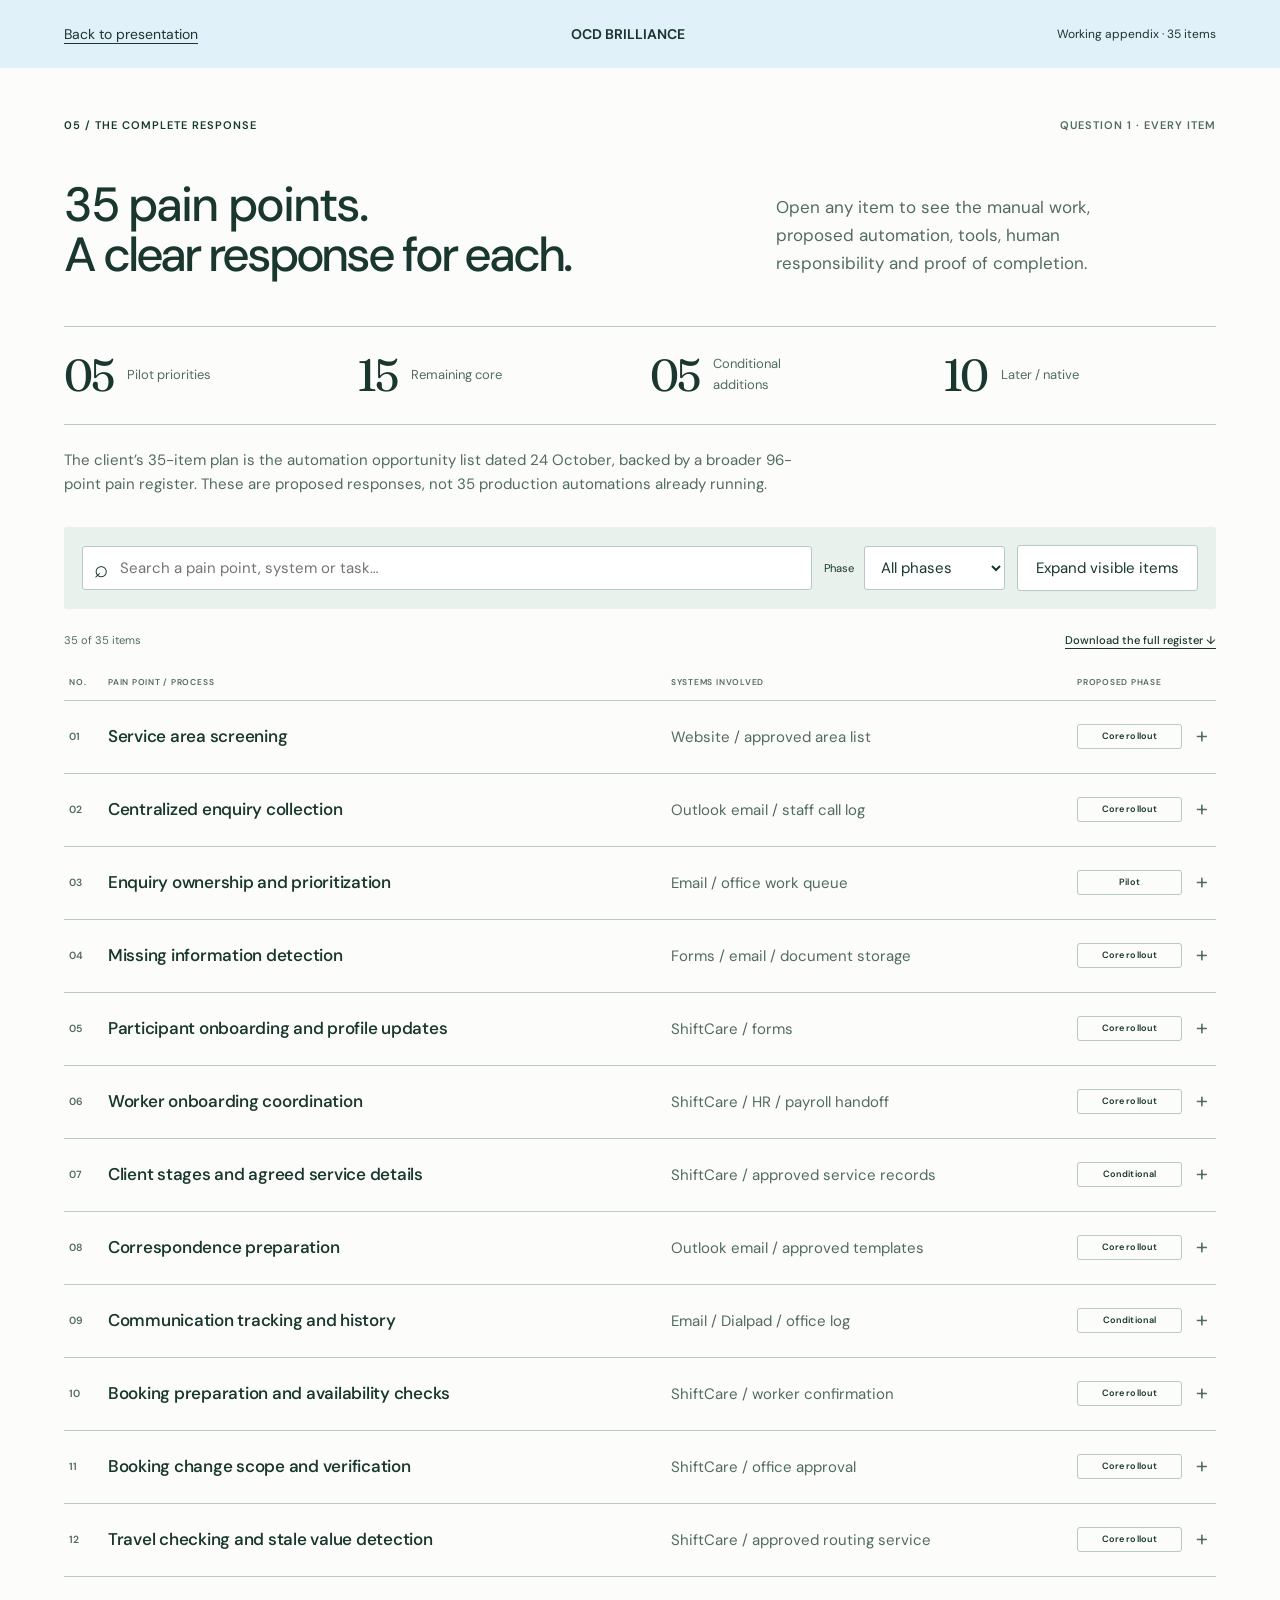
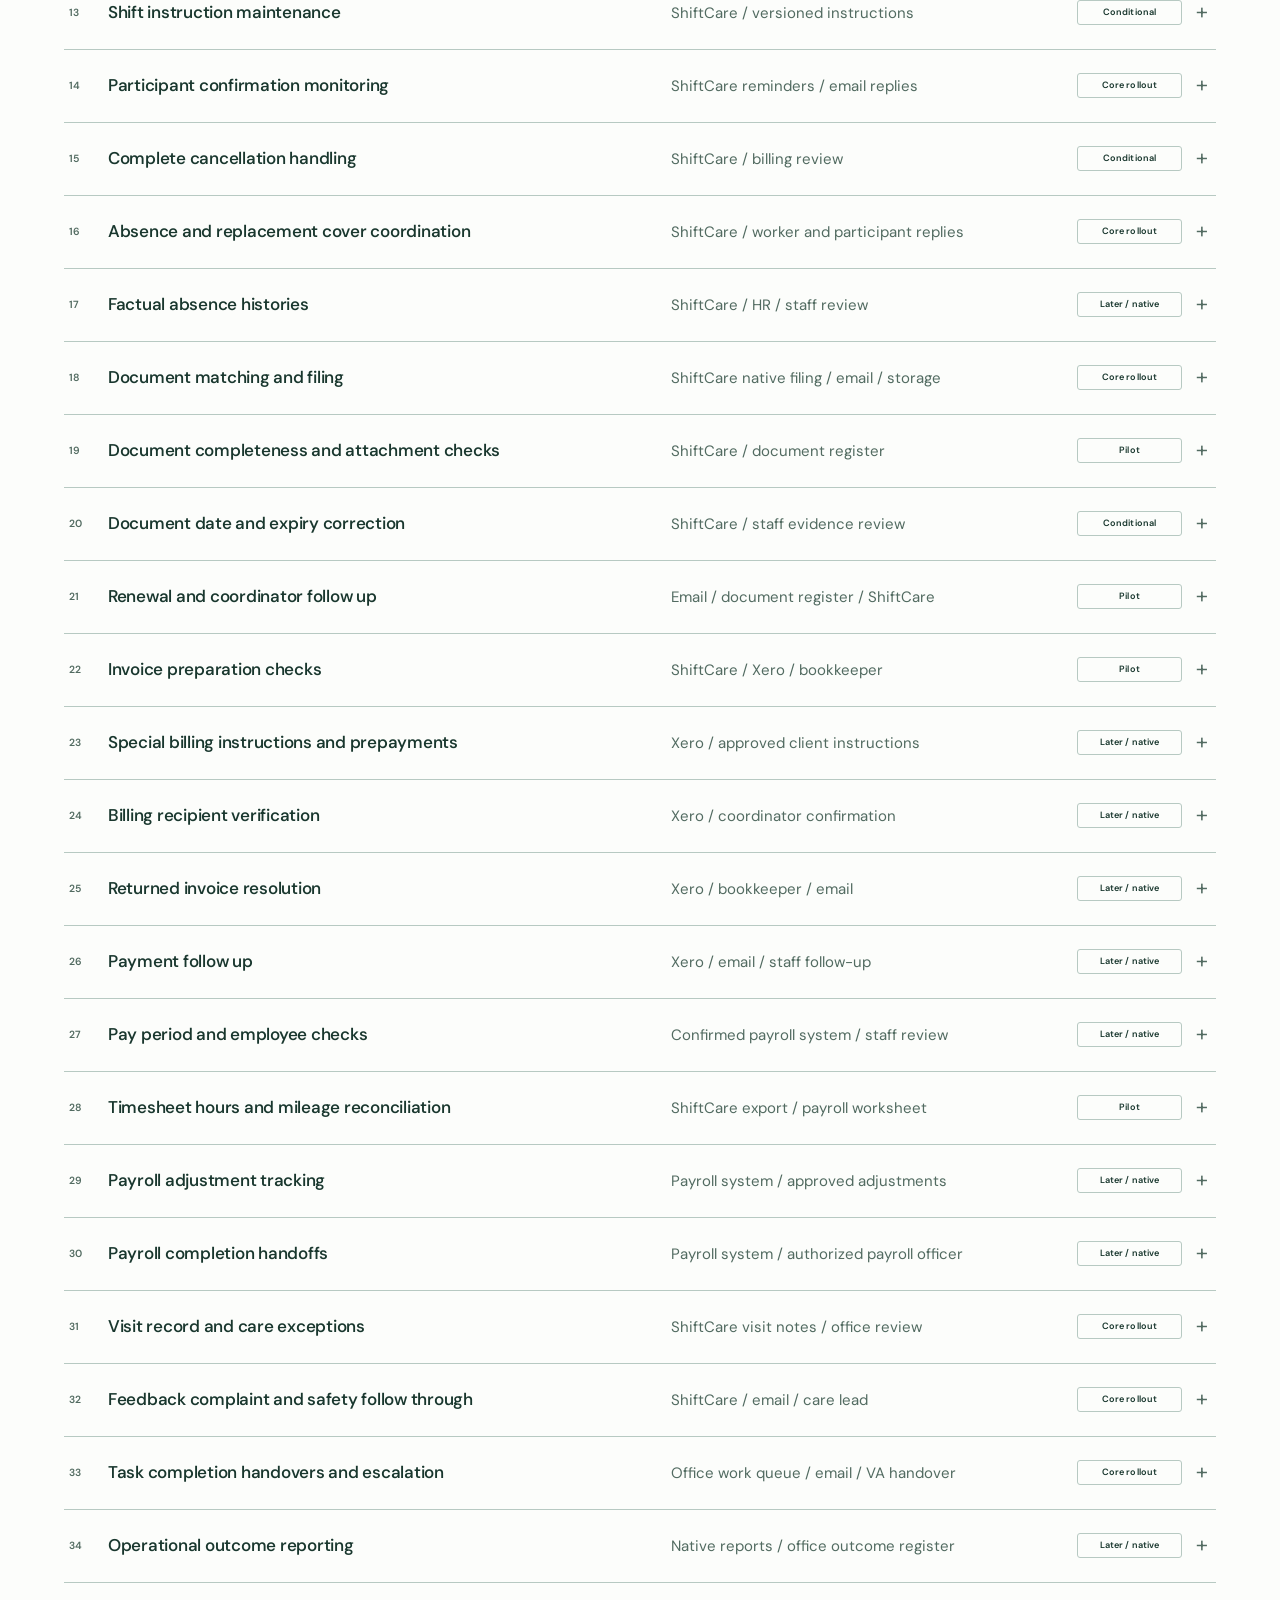
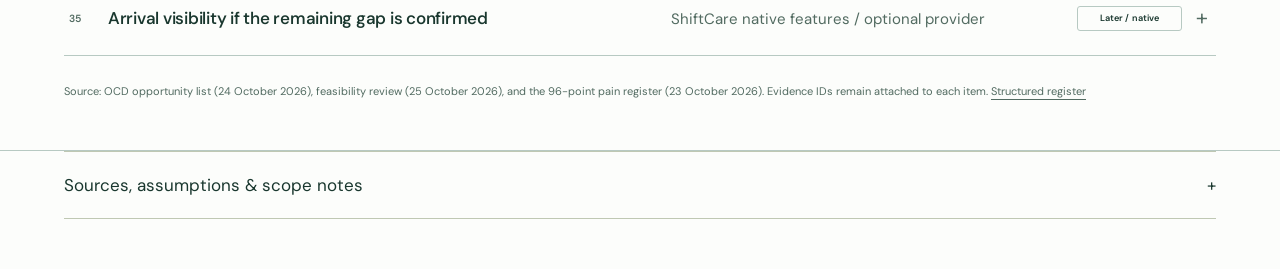
<file: register.html>
<!doctype html><html lang="en-AU"><head><meta charset="utf-8"><meta name="viewport" content="width=device-width,initial-scale=1"><title>OCD · 35-item working register</title><link rel="stylesheet" href="assets/presentation.css"><link rel="stylesheet" href="assets/register.css"><script src="assets/register.js" defer></script></head><body><header class="register-header"><a href="index.html#slide-6">Back to presentation</a><strong>OCD BRILLIANCE</strong><span>Working appendix · 35 items</span></header><main id="main"><section id="register" class="chapter register" aria-labelledby="register-title"><div class="section-heading"><span class="eyebrow">05 / The complete response</span><span class="folio">Question 1 · Every item</span></div><div class="intro-split"><h2 id="register-title">35 pain points.<br><em>A clear response for each.</em></h2><p>Open any item to see the manual work, proposed automation, tools, human responsibility and proof of completion.</p></div><div class="scope-strip"><div><strong>05</strong><span>Pilot priorities</span></div><div><strong>15</strong><span>Remaining core</span></div><div><strong>05</strong><span>Conditional additions</span></div><div><strong>10</strong><span>Later / native</span></div></div><p class="register-context">The client’s 35-item plan is the automation opportunity list dated 24 October, backed by a broader 96-point pain register. These are proposed responses, not 35 production automations already running.</p><div class="register-toolbar" hidden id="register-controls"><label class="search-label" for="search"><span aria-hidden="true">⌕</span><input id="search" type="search" placeholder="Search a pain point, system or task…"></label><label class="filter-label" for="phase">Phase<select id="phase"><option value="all">All phases</option><option>Pilot</option><option>Core rollout</option><option>Conditional</option><option>Later / native</option></select></label><button id="expand" type="button" aria-pressed="false">Expand visible items</button></div><div class="register-caption"><p id="result-count" role="status" aria-live="polite">35 of 35 items</p><a href="assets/workflow-register.csv" download>Download the full register <span aria-hidden="true">↓</span></a></div><div class="register-column-head" aria-hidden="true"><span>No.</span><span>Pain point / process</span><span>Systems involved</span><span>Proposed phase</span><span></span></div><div id="workflow-list"><details class="workflow" data-phase="Core rollout" id="workflow-1"><summary><span class="row-no">01</span><span class="row-title">Service area screening</span><span class="row-system">Website / approved area list</span><span class="badge">Core rollout</span><span class="plus" aria-hidden="true">+</span></summary><div class="workflow-detail"><div><span class="label">Today’s manual work</span><p>People can complete full intake paperwork before learning that OCD cannot serve their location.</p></div><div><span class="label">Proposed n8n workflow</span><p>Check the approved service area before full intake and route uncertain locations to an owned review task.</p></div><div><span class="label">Staff / native responsibility</span><p>Confirm actual capacity and exceptional locations.</p></div><div><span class="label">Proof of completion</span><p>Covered, uncertain and unconfigured postcodes produce the correct recorded outcome.</p></div><div class="wide"><span class="label">Before activation</span><p>Approve the list and routing rules; retain uncertainty rather than rejecting negotiable areas.</p><small>Integration route to validate: Application service-area configuration; no ShiftCare write is required.</small></div><div class="wide evidence"><span>Trace: PP-003</span><span>C05:A02</span></div></div></details><details class="workflow" data-phase="Core rollout" id="workflow-2"><summary><span class="row-no">02</span><span class="row-title">Centralized enquiry collection</span><span class="row-system">Outlook email / staff call log</span><span class="badge">Core rollout</span><span class="plus" aria-hidden="true">+</span></summary><div class="workflow-detail"><div><span class="label">Today’s manual work</span><p>Website, email, telephone and coordinator referrals require separate monitoring and manual collection.</p></div><div><span class="label">Proposed n8n workflow</span><p>Collect authorized forms and emails into one queue. Let staff log telephone, voicemail and unsupported channel references, retaining original sources and preventing duplicate cases.</p></div><div><span class="label">Staff / native responsibility</span><p>Log unsupported phone/voicemail sources and resolve uncertain identities.</p></div><div><span class="label">Proof of completion</span><p>Repeated or changed sources create the correct case/version without duplicate enquiries.</p></div><div class="wide"><span class="label">Before activation</span><p>Test actual mailbox notifications, expired cursors, folder scope, attachments and source replay.</p><small>Integration route to validate: Existing intake API and Microsoft Graph folder delta; ShiftCare client search supplies optional matches.</small></div><div class="wide evidence"><span>Trace: PP-002, PP-008</span><span>C05:A01 · R14:M1-26 · R21:NEW-07</span></div></div></details><details class="workflow" data-phase="Pilot" id="workflow-3"><summary><span class="row-no">03</span><span class="row-title">Enquiry ownership and prioritization</span><span class="row-system">Email / office work queue</span><span class="badge">Pilot</span><span class="plus" aria-hidden="true">+</span></summary><div class="workflow-detail"><div><span class="label">Today’s manual work</span><p>Several administrators can inspect the same message while another request remains unanswered or lacks an owner.</p></div><div><span class="label">Proposed n8n workflow</span><p>Assign owners, deadlines and response status. Suggest category and urgency, and retrieve candidate booking or invoice references for review.</p></div><div><span class="label">Staff / native responsibility</span><p>Confirm urgency, sensitive routing and candidate invoice/booking identity.</p></div><div><span class="label">Proof of completion</span><p>Each request has one accountable next action; missed deadlines remain visible and owned.</p></div><div class="wide"><span class="label">Before activation</span><p>Add approved assignment/escalation rules and notification outcomes; current classification is a suggestion.</p><small>Integration route to validate: Application cases; ShiftCare clients/shifts/invoices for record context where needed.</small></div><div class="wide evidence"><span>Trace: PP-007, PP-013</span><span>C05:A03</span></div></div></details><details class="workflow" data-phase="Core rollout" id="workflow-4"><summary><span class="row-no">04</span><span class="row-title">Missing information detection</span><span class="row-system">Forms / email / document storage</span><span class="badge">Core rollout</span><span class="plus" aria-hidden="true">+</span></summary><div class="workflow-detail"><div><span class="label">Today’s manual work</span><p>Incomplete forms, unclear dates and missing supporting documents create repeated clarification work.</p></div><div><span class="label">Proposed n8n workflow</span><p>Check agreed required fields and documents. Prepare clarification requests, assign follow-up and retain received answers beside the original source.</p></div><div><span class="label">Staff / native responsibility</span><p>Resolve ambiguous dates, verify authenticity and provide missing answers.</p></div><div><span class="label">Proof of completion</span><p>Incomplete, unsupported and ambiguous sources are flagged without invented values.</p></div><div class="wide"><span class="label">Before activation</span><p>Approve required fields and test representative forms. F applies to checking, not obtaining truthful answers.</p><small>Integration route to validate: Application forms and local extraction; no native mutation is needed for the checks.</small></div><div class="wide evidence"><span>Trace: PP-004, PP-038</span><span>C20:TR-31 · R21:NEW-21</span></div></div></details><details class="workflow" data-phase="Core rollout" id="workflow-5"><summary><span class="row-no">05</span><span class="row-title">Participant onboarding and profile updates</span><span class="row-system">ShiftCare / forms</span><span class="badge">Core rollout</span><span class="plus" aria-hidden="true">+</span></summary><div class="workflow-detail"><div><span class="label">Today’s manual work</span><p>Staff copy information from forms and scans into participant records and must check for existing people.</p></div><div><span class="label">Proposed n8n workflow</span><p>Extract draft fields with source evidence, present duplicate candidates, prepare exact approved changes and verify the native result. Preserve the original file and record links.</p></div><div><span class="label">Staff / native responsibility</span><p>Approve identity, consent, field values and separate service/accounting readiness.</p></div><div><span class="label">Proof of completion</span><p>The source and exact approved fields link to one verified native identity; replay creates no duplicate.</p></div><div class="wide"><span class="label">Before activation</span><p>Validate native intake feature fit, actual forms, mapped fields and account writes; preserve prospects until activation is approved.</p><small>Integration route to validate: ShiftCare GET clients/client; POST or PUT clients using an explicit whitelist.</small></div><div class="wide evidence"><span>Trace: PP-001</span><span>C05:A01 · R14:M1-01 · R14:M1-02</span></div></div></details><details class="workflow" data-phase="Core rollout" id="workflow-6"><summary><span class="row-no">06</span><span class="row-title">Worker onboarding coordination</span><span class="row-system">ShiftCare / HR / payroll handoff</span><span class="badge">Core rollout</span><span class="plus" aria-hidden="true">+</span></summary><div class="workflow-detail"><div><span class="label">Today’s manual work</span><p>Worker information is re-entered and separate qualifications, access and payroll setup require chasing.</p></div><div><span class="label">Proposed n8n workflow</span><p>Prepare reviewed worker fields and track outstanding screening, documents, access and the existing payroll handoff in one onboarding case.</p></div><div><span class="label">Staff / native responsibility</span><p>HR verifies qualifications, employment decisions and payroll readiness.</p></div><div><span class="label">Proof of completion</span><p>Approved basic staff data is verified and incomplete HR/payroll steps prevent readiness claims.</p></div><div class="wide"><span class="label">Before activation</span><p>Test role/invitation behaviour and readiness checks. A recorded onboarding status does not itself establish sign-in permissions.</p><small>Integration route to validate: ShiftCare GET staff/qualifications; POST or PUT staff. Existing payroll setup stays separate.</small></div><div class="wide evidence"><span>Trace: PP-001, PP-057, PP-080</span><span>C05:A01 · C20:TR-08 · C20:TR-29 · C20:TR-34 · R14:M1-01 · R14:M1-02 · R14:M1-23 · R21:NEW-20</span></div></div></details><details class="workflow" data-phase="Conditional" id="workflow-7"><summary><span class="row-no">07</span><span class="row-title">Client stages and agreed service details</span><span class="row-system">ShiftCare / approved service records</span><span class="badge">Conditional</span><span class="plus" aria-hidden="true">+</span></summary><div class="workflow-detail"><div><span class="label">Today’s manual work</span><p>Staff search prospect and active lists and recover agreed hours or changes from emails and notes.</p></div><div><span class="label">Proposed n8n workflow</span><p>Track enquiry, consultation and active stages with transition checks. Link approved service hours and changes to their evidence, effective dates and affected bookings.</p></div><div><span class="label">Staff / native responsibility</span><p>Approve activation, service hours, funding implications and effective dates.</p></div><div><span class="label">Proof of completion</span><p>Only an approved transition changes the native stage; hours retain their authoritative source.</p></div><div class="wide"><span class="label">Before activation</span><p>Extend the mapping whitelist for explicit stage transitions; define which native record owns agreed hours rather than creating a second editable agreement.</p><small>Integration route to validate: Published clients PUT includes client_status; agreed hours also need native service/fund evidence and booking links.</small></div><div class="wide evidence"><span>Trace: PP-005, PP-006</span><span>R14:M1-04 · R21:NEW-06</span></div></div></details><details class="workflow" data-phase="Core rollout" id="workflow-8"><summary><span class="row-no">08</span><span class="row-title">Correspondence preparation</span><span class="row-system">Outlook email / approved templates</span><span class="badge">Core rollout</span><span class="plus" aria-hidden="true">+</span></summary><div class="workflow-detail"><div><span class="label">Today’s manual work</span><p>Staff repeatedly write similar messages, sometimes omitting the person, service time, outcome or next action.</p></div><div><span class="label">Proposed n8n workflow</span><p>Prepare messages from approved templates and check recipient, person, date, time, confirmed outcome and next action before approval.</p></div><div><span class="label">Staff / native responsibility</span><p>Approve sensitive wording and send through the agreed channel.</p></div><div><span class="label">Proof of completion</span><p>A complete reviewed message reaches an owned handoff; no task is labelled as a delivered message.</p></div><div class="wide"><span class="label">Before activation</span><p>Implement reusable templates and checks. Do not depend on an unverified ShiftCare SMS/chat send API.</p><small>Integration route to validate: Application templates and existing ShiftCare communication UI; Graph sending would require separate Mail.Send permission and implementation.</small></div><div class="wide evidence"><span>Trace: PP-009, PP-010</span><span>C20:TR-24 · R14:M1-03 · R21:NEW-18</span></div></div></details><details class="workflow" data-phase="Conditional" id="workflow-9"><summary><span class="row-no">09</span><span class="row-title">Communication tracking and history</span><span class="row-system">Email / Dialpad / office log</span><span class="badge">Conditional</span><span class="plus" aria-hidden="true">+</span></summary><div class="workflow-detail"><div><span class="label">Today’s manual work</span><p>Communication evidence is scattered and staff must separately establish whether someone was notified or responded.</p></div><div><span class="label">Proposed n8n workflow</span><p>Link authorized references to the person and case. Track approval, dispatch, delivery, response and failed delivery as distinct outcomes, with follow-up ownership.</p></div><div><span class="label">Staff / native responsibility</span><p>Resolve unsupported channels and verify actual acknowledgement when required.</p></div><div><span class="label">Proof of completion</span><p>Each status is backed by its own evidence, with unknown outcomes and failed delivery kept open.</p></div><div class="wide"><span class="label">Before activation</span><p>Agree channel coverage and add permitted Sent Items/failure evidence. A Graph 202 response is not delivery proof; universal cross-channel read receipts are not promised.</p><small>Integration route to validate: Graph Inbox/Sent Items and authorized native references; ShiftCare shift events may corroborate specific service communications.</small></div><div class="wide evidence"><span>Trace: PP-011, PP-012</span><span>C05:A11 · C20:TR-23 · R14:M1-09 · R14:M1-20</span></div></div></details><details class="workflow" data-phase="Core rollout" id="workflow-10"><summary><span class="row-no">10</span><span class="row-title">Booking preparation and availability checks</span><span class="row-system">ShiftCare / worker confirmation</span><span class="badge">Core rollout</span><span class="plus" aria-hidden="true">+</span></summary><div class="workflow-detail"><div><span class="label">Today’s manual work</span><p>Staff copy booking details, clarify times and assess capacity; a free calendar slot may be personal time.</p></div><div><span class="label">Proposed n8n workflow</span><p>Prepare booking drafts and check explicit dates, times, service details, roster overlaps, leave and available capacity evidence.</p></div><div><span class="label">Staff / native responsibility</span><p>Confirm suitability, worker willingness, participant agreement and native acceptance.</p></div><div><span class="label">Proof of completion</span><p>A reviewed one-off arrangement has a verified native result or an explicit native creation handoff.</p></div><div class="wide"><span class="label">Before activation</span><p>Add a whitelisted one-off create adapter and explicit native IDs/defaults if API creation is included. Availability patterns need date expansion; free time is not willingness.</p><small>Integration route to validate: ShiftCare shifts/staff/leaves/qualifications; published availability_schedules and POST shifts can extend the adapter.</small></div><div class="wide evidence"><span>Trace: PP-015, PP-016, PP-017, PP-019</span><span>C05:A02 · C05:A05 · R14:M1-08 · R21:NEW-05</span></div></div></details><details class="workflow" data-phase="Core rollout" id="workflow-11"><summary><span class="row-no">11</span><span class="row-title">Booking change scope and verification</span><span class="row-system">ShiftCare / office approval</span><span class="badge">Core rollout</span><span class="plus" aria-hidden="true">+</span></summary><div class="workflow-detail"><div><span class="label">Today’s manual work</span><p>Staff clarify one-visit versus recurring changes and reopen bookings to check whether edits saved.</p></div><div><span class="label">Proposed n8n workflow</span><p>Preview affected occurrences, retain the approved scope and compare saved native fields with the intended change before reporting success.</p></div><div><span class="label">Staff / native responsibility</span><p>Approve occurrence/series scope and resolve group or locked bookings.</p></div><div><span class="label">Proof of completion</span><p>Only the approved scope changes; native mismatch, stale data and locks leave an owned exception.</p></div><div class="wide"><span class="label">Before activation</span><p>Keep initial writes to accepted occurrence scope. Series operations are published but not implemented in the existing adapter.</p><small>Integration route to validate: ShiftCare GET/PUT shifts; published recurrence/shifts and recurrence/pattern operations need separately scoped adapters.</small></div><div class="wide evidence"><span>Trace: PP-018, PP-020</span><span>R14:M1-05 · R14:M1-08</span></div></div></details><details class="workflow" data-phase="Core rollout" id="workflow-12"><summary><span class="row-no">12</span><span class="row-title">Travel checking and stale value detection</span><span class="row-system">ShiftCare / approved routing service</span><span class="badge">Core rollout</span><span class="plus" aria-hidden="true">+</span></summary><div class="workflow-detail"><div><span class="label">Today’s manual work</span><p>Travel distances, durations and blocks need manual checks and can remain outdated after booking or worker changes.</p></div><div><span class="label">Proposed n8n workflow</span><p>Prepare estimates from confirmed addresses, compare travel and service blocks, and flag estimates invalidated by changed workers, locations or preceding visits.</p></div><div><span class="label">Staff / native responsibility</span><p>Verify ambiguous addresses and approve actual claims or scheduling decisions.</p></div><div><span class="label">Proof of completion</span><p>Changes to worker, address or preceding visit invalidate the estimate; no estimate becomes actual mileage.</p></div><div class="wide"><span class="label">Before activation</span><p>Move dependency fingerprints/checks to shared server records. F covers estimates and stale-value checks, not mileage entitlement.</p><small>Integration route to validate: ShiftCare roster/address reads plus existing Mapbox routing; no automatic km/pay write is required.</small></div><div class="wide evidence"><span>Trace: PP-021, PP-022</span><span>R14:M1-06 · R14:M1-07 · R21:NEW-03</span></div></div></details><details class="workflow" data-phase="Conditional" id="workflow-13"><summary><span class="row-no">13</span><span class="row-title">Shift instruction maintenance</span><span class="row-system">ShiftCare / versioned instructions</span><span class="badge">Conditional</span><span class="plus" aria-hidden="true">+</span></summary><div class="workflow-detail"><div><span class="label">Today’s manual work</span><p>Staff open bookings to copy missing instructions and track revised wording in separate tools.</p></div><div><span class="label">Proposed n8n workflow</span><p>Find missing instructions and preview approved versions for selected bookings. Retain effective dates and change history alongside the intended booking scope.</p></div><div><span class="label">Staff / native responsibility</span><p>Approve wording, effective date and affected occurrences.</p></div><div><span class="label">Proof of completion</span><p>Selected editable bookings match the approved instructions without changing unrelated fields.</p></div><div class="wide"><span class="label">Before activation</span><p>Add a description-only adapter, version/hash checks and read-back. Validate series behaviour and locked/cancelled records before bulk changes.</p><small>Integration route to validate: Published ShiftCare PUT shifts accepts description; recurrence/shifts also documents description.</small></div><div class="wide evidence"><span>Trace: PP-025, PP-026</span><span>R21:NEW-01 · R21:NEW-02</span></div></div></details><details class="workflow" data-phase="Core rollout" id="workflow-14"><summary><span class="row-no">14</span><span class="row-title">Participant confirmation monitoring</span><span class="row-system">ShiftCare reminders / email replies</span><span class="badge">Core rollout</span><span class="plus" aria-hidden="true">+</span></summary><div class="workflow-detail"><div><span class="label">Today’s manual work</span><p>Staff inspect reminder replies daily and determine which visit and follow-up each response concerns.</p></div><div><span class="label">Proposed n8n workflow</span><p>Match replies to exact occurrences and route confirmations, cancellations, changes, unclear replies and outstanding responses to their appropriate cases.</p></div><div><span class="label">Staff / native responsibility</span><p>Resolve sender/occurrence ambiguity and approve any resulting service mutation.</p></div><div><span class="label">Proof of completion</span><p>A clear reply routes once; ambiguous replies and silence never trigger automatic cancellation.</p></div><div class="wide"><span class="label">Before activation</span><p>Test actual notification formats, mailbox routing, quoted replies and occurrence matching; add event reads if needed.</p><small>Integration route to validate: Native reminders send SMS replies to admin email; Graph collects them. GET shift events provides an additional documented source.</small></div><div class="wide evidence"><span>Trace: PP-027</span><span>C05:A04</span></div></div></details><details class="workflow" data-phase="Conditional" id="workflow-15"><summary><span class="row-no">15</span><span class="row-title">Complete cancellation handling</span><span class="row-system">ShiftCare / billing review</span><span class="badge">Conditional</span><span class="plus" aria-hidden="true">+</span></summary><div class="workflow-detail"><div><span class="label">Today’s manual work</span><p>A worker may be notified while the booking remains active, and travel charges require separate correction.</p></div><div><span class="label">Proposed n8n workflow</span><p>Coordinate the exact occurrence, cause, notice, approved charge treatment, native cancellation, required travel/mileage corrections and participant/worker updates. Verify all required outcomes before closure.</p></div><div><span class="label">Staff / native responsibility</span><p>Approve cause, notice, actual travel and financial treatment; review locked or unsupported changes.</p></div><div><span class="label">Proof of completion</span><p>No untravelled charge remains incorrectly applied; partial or unknown outcomes stay open without duplicate dispatch.</p></div><div class="wide"><span class="label">Before activation</span><p>Add verified cleanup before cancellation where required. Cancelled shifts restrict later edits. Model cleanup-success/cancel-failure and block closure until required handoffs finish.</p><small>Integration route to validate: ShiftCare shift reads/updates/cancel plus invoice/timesheet or invoiceable evidence; native communication handoff.</small></div><div class="wide evidence"><span>Trace: PP-028, PP-029, PP-030</span><span>C05:A04 · C20:TR-19 · C20:TR-23 · R14:M1-16 · R21:NEW-10 · R21:NEW-11</span></div></div></details><details class="workflow" data-phase="Core rollout" id="workflow-16"><summary><span class="row-no">16</span><span class="row-title">Absence and replacement cover coordination</span><span class="row-system">ShiftCare / worker and participant replies</span><span class="badge">Core rollout</span><span class="plus" aria-hidden="true">+</span></summary><div class="workflow-detail"><div><span class="label">Today’s manual work</span><p>Sickness and departures trigger urgent reassignment, travel review and individual participant decisions across affected services.</p></div><div><span class="label">Proposed n8n workflow</span><p>List affected bookings, assign cover deadlines, present suitability evidence and track offers, acceptance and each participant&#x27;s replacement, reschedule or skip decision.</p></div><div><span class="label">Staff / native responsibility</span><p>Choose suitable cover and confirm worker acceptance and participant preference.</p></div><div><span class="label">Proof of completion</span><p>Each affected service has a verified arrangement or owned no-cover outcome, with required communication.</p></div><div class="wide"><span class="label">Before activation</span><p>Add shared cover-case dependencies and affected-service tracking. Keep offer and acceptance native until their adapters are accepted.</p><small>Integration route to validate: ShiftCare shifts/staff/leaves/qualifications; native job board/offers. Published job_board_postings is a possible later adapter.</small></div><div class="wide evidence"><span>Trace: PP-023, PP-031, PP-032, PP-033, PP-034</span><span>C05:A06 · C20:TR-30 · R14:M1-13 · R14:M1-14 · R14:M1-15 · R21:NEW-04</span></div></div></details><details class="workflow" data-phase="Later / native" id="workflow-17"><summary><span class="row-no">17</span><span class="row-title">Factual absence histories</span><span class="row-system">ShiftCare / HR / staff review</span><span class="badge">Later / native</span><span class="plus" aria-hidden="true">+</span></summary><div class="workflow-detail"><div><span class="label">Today’s manual work</span><p>Managers search roster and communication records to reconstruct when a worker was absent and which services were affected.</p></div><div><span class="label">Proposed n8n workflow</span><p>Track an owned handoff and reminders only; keep the native process initially. Link factual absence dates, affected bookings, source evidence and authorized communication references in a restricted history.</p></div><div><span class="label">Staff / native responsibility</span><p>Management resolves disputed facts and all employment interpretation.</p></div><div><span class="label">Proof of completion</span><p>A source-linked history is visible only to authorized reviewers; it makes no performance conclusion.</p></div><div class="wide"><span class="label">Before activation</span><p>Defer dedicated HR history until core absence coordination is accepted; define restricted access and corrections.</p><small>Integration route to validate: ShiftCare roster/leave/events plus approved staff-logged communication references.</small></div><div class="wide evidence"><span>Trace: PP-085</span><span>R14:M1-11</span></div></div></details><details class="workflow" data-phase="Core rollout" id="workflow-18"><summary><span class="row-no">18</span><span class="row-title">Document matching and filing</span><span class="row-system">ShiftCare native filing / email / storage</span><span class="badge">Core rollout</span><span class="plus" aria-hidden="true">+</span></summary><div class="workflow-detail"><div><span class="label">Today’s manual work</span><p>Files must be found across email and storage, matched to the right person and placed in the correct native location.</p></div><div><span class="label">Proposed n8n workflow</span><p>Index original locations, match person/type/version/visibility and prepare supported filing. Link the original to the verified native result or checked filing handoff.</p></div><div><span class="label">Staff / native responsibility</span><p>Confirm person, signature/version, category and permitted visibility.</p></div><div><span class="label">Proof of completion</span><p>The correct original is verified under the correct native person, category and access setting.</p></div><div class="wide"><span class="label">Before activation</span><p>Validate actual document types, field/date formats and download hosts. Do not claim the adapter supports every staff file or image.</p><small>Integration route to validate: ShiftCare client documents/type/download APIs; approved download hosts. Staff filing stays an explicit handoff initially.</small></div><div class="wide evidence"><span>Trace: PP-035, PP-036</span><span>C05:A10 · R21:NEW-08</span></div></div></details><details class="workflow" data-phase="Pilot" id="workflow-19"><summary><span class="row-no">19</span><span class="row-title">Document completeness and attachment checks</span><span class="row-system">ShiftCare / document register</span><span class="badge">Pilot</span><span class="plus" aria-hidden="true">+</span></summary><div class="workflow-detail"><div><span class="label">Today’s manual work</span><p>Staff inspect records individually for paperwork and follow up emails referring to missing attachments.</p></div><div><span class="label">Proposed n8n workflow</span><p>Compare agreed document requirements with available evidence, identify missing attachments and create owned clarification or filing tasks.</p></div><div><span class="label">Staff / native responsibility</span><p>Assess signature, authenticity and documents held outside the visible sources.</p></div><div><span class="label">Proof of completion</span><p>Missing, present and unreadable/unknown evidence remain distinct and generate the right follow-up.</p></div><div class="wide"><span class="label">Before activation</span><p>Add requirement matrices and complete-scope results. F covers presence/metadata checks, not proof that a valid agreement exists or is absent everywhere.</p><small>Integration route to validate: Graph attachments; ShiftCare client documents, staff_files and qualifications; approved requirement rules.</small></div><div class="wide evidence"><span>Trace: PP-037, PP-038</span><span>R21:NEW-08 · R21:NEW-21</span></div></div></details><details class="workflow" data-phase="Conditional" id="workflow-20"><summary><span class="row-no">20</span><span class="row-title">Document date and expiry correction</span><span class="row-system">ShiftCare / staff evidence review</span><span class="badge">Conditional</span><span class="plus" aria-hidden="true">+</span></summary><div class="workflow-detail"><div><span class="label">Today’s manual work</span><p>Plan and agreement dates can be confused, while incorrect metadata makes non-expiring documents appear expired.</p></div><div><span class="label">Proposed n8n workflow</span><p>Present date candidates with original text, distinguish their meaning and prepare evidence-based corrections to native expiry metadata.</p></div><div><span class="label">Staff / native responsibility</span><p>Interpret document meaning and approve non-expiring classifications.</p></div><div><span class="label">Proof of completion</span><p>Only evidence-backed corrections suppress false alerts; genuine expiries remain visible.</p></div><div class="wide"><span class="label">Before activation</span><p>Validate date/null/no-expiration response semantics. General staff-file expiry correction is not implemented in the current adapter.</p><small>Integration route to validate: ShiftCare client document PUT and staff_qualifications PATCH; general staff-file edits need a supported method or native handoff.</small></div><div class="wide evidence"><span>Trace: PP-039, PP-041</span><span>C05:A07 · R21:NEW-09</span></div></div></details><details class="workflow" data-phase="Pilot" id="workflow-21"><summary><span class="row-no">21</span><span class="row-title">Renewal and coordinator follow up</span><span class="row-system">Email / document register / ShiftCare</span><span class="badge">Pilot</span><span class="plus" aria-hidden="true">+</span></summary><div class="workflow-detail"><div><span class="label">Today’s manual work</span><p>Genuine renewals and requests for updated dates, funding or supporting documents require repeated external chasing.</p></div><div><span class="label">Proposed n8n workflow</span><p>Schedule scoped checks, assign requests and renewal work, retain responses and track deadlines until required evidence is reviewed.</p></div><div><span class="label">Staff / native responsibility</span><p>Verify received documents, funding/date meaning and completion.</p></div><div><span class="label">Proof of completion</span><p>A due item creates one owned follow-up, remains open until checked and survives a missed schedule.</p></div><div class="wide"><span class="label">Before activation</span><p>Reuse native reminder sending, repair metadata first, avoid duplicate alerts and implement missed-run recovery and escalation.</p><small>Integration route to validate: ShiftCare documents/qualifications/fund context and native expiry reminders; application schedules/Graph responses.</small></div><div class="wide evidence"><span>Trace: PP-040, PP-042</span><span>C05:A07 · R21:NEW-09</span></div></div></details><details class="workflow" data-phase="Pilot" id="workflow-22"><summary><span class="row-no">22</span><span class="row-title">Invoice preparation checks</span><span class="row-system">ShiftCare / Xero / bookkeeper</span><span class="badge">Pilot</span><span class="plus" aria-hidden="true">+</span></summary><div class="workflow-detail"><div><span class="label">Today’s manual work</span><p>Staff compare service records individually and resolve coding, travel, tax-setting and unusual-invoice questions.</p></div><div><span class="label">Proposed n8n workflow</span><p>Assemble scheduled/actual time, attendance, notes, agreements and invoice lines into specific exceptions. Check approved category mappings and review cutoffs, reusing native accounting settings.</p></div><div><span class="label">Staff / native responsibility</span><p>Bookkeeper approves category, charge, tax and unusual treatment, then uses native export.</p></div><div><span class="label">Proof of completion</span><p>Complete period evidence produces traceable exceptions; no duplicate invoice/export or false all-clear occurs.</p></div><div class="wide"><span class="label">Before activation</span><p>Add cursor-aware pre-invoice reads and agreed rules/cutoffs. Use native pricing rather than calculating care billing rates in the application.</p><small>Integration route to validate: ShiftCare shifts/timesheets/progress_notes/invoices and published invoiceable_items; existing ShiftCare-Xero integration.</small></div><div class="wide evidence"><span>Trace: PP-044, PP-045, PP-047, PP-051, PP-052, PP-053</span><span>C05:A08 · C05:A09 · C20:TR-01 · C20:TR-03 · C20:TR-04 · C20:TR-20 · R21:NEW-14 · R21:NEW-15 · R21:NEW-16</span></div></div></details><details class="workflow" data-phase="Later / native" id="workflow-23"><summary><span class="row-no">23</span><span class="row-title">Special billing instructions and prepayments</span><span class="row-system">Xero / approved client instructions</span><span class="badge">Later / native</span><span class="plus" aria-hidden="true">+</span></summary><div class="workflow-detail"><div><span class="label">Today’s manual work</span><p>Advance payments and special arrangements depend on staff memory and scattered notes.</p></div><div><span class="label">Proposed n8n workflow</span><p>Track an owned handoff and reminders only; keep the native process initially. Show approved instructions beside the relevant person and verified Xero credit/prepayment references, using stable native record links.</p></div><div><span class="label">Staff / native responsibility</span><p>Bookkeeper applies balances and approves accounting treatment.</p></div><div><span class="label">Proof of completion</span><p>Current accounting evidence is linked without automatic credit allocation or balance invention.</p></div><div class="wide"><span class="label">Before activation</span><p>Defer live balance integration until authorized Xero access and ID reconciliation are implemented. Do not create another ledger.</p><small>Integration route to validate: Xero OAuth and read permissions for accounting evidence, linked by organization/ContactID; native references in ShiftCare.</small></div><div class="wide evidence"><span>Trace: PP-046</span><span>C20:TR-02 · R21:NEW-15</span></div></div></details><details class="workflow" data-phase="Later / native" id="workflow-24"><summary><span class="row-no">24</span><span class="row-title">Billing recipient verification</span><span class="row-system">Xero / coordinator confirmation</span><span class="badge">Later / native</span><span class="plus" aria-hidden="true">+</span></summary><div class="workflow-detail"><div><span class="label">Today’s manual work</span><p>Plan-manager or payer changes may not reach staff before invoices are issued.</p></div><div><span class="label">Proposed n8n workflow</span><p>Track an owned handoff and reminders only; keep the native process initially. Flag changed payer/contact evidence and track verified recipient details, verification dates and linked ShiftCare/Xero identities.</p></div><div><span class="label">Staff / native responsibility</span><p>Staff verify authority and effective payer changes before updating billing.</p></div><div><span class="label">Proof of completion</span><p>A changed billing recipient has an authorized, effective instruction and verified native identity.</p></div><div class="wide"><span class="label">Before activation</span><p>Defer dedicated cross-system recipient automation; keep checks in existing onboarding/billing review until account mappings are verified.</p><small>Integration route to validate: ShiftCare client/contact/invoice context; Xero contacts for full cross-system comparison.</small></div><div class="wide evidence"><span>Trace: PP-048</span><span>C20:TR-05 · R21:NEW-17</span></div></div></details><details class="workflow" data-phase="Later / native" id="workflow-25"><summary><span class="row-no">25</span><span class="row-title">Returned invoice resolution</span><span class="row-system">Xero / bookkeeper / email</span><span class="badge">Later / native</span><span class="plus" aria-hidden="true">+</span></summary><div class="workflow-detail"><div><span class="label">Today’s manual work</span><p>Staff locate rejected invoices, investigate reasons and coordinate corrections across records and conversations.</p></div><div><span class="label">Proposed n8n workflow</span><p>Track an owned handoff and reminders only; keep the native process initially. Link the external invoice, rejection, supporting service records, correction history, owner and next action in one case.</p></div><div><span class="label">Staff / native responsibility</span><p>Bookkeeper determines credit, correction or reissue and checks the result.</p></div><div><span class="label">Proof of completion</span><p>The reason and corrected native outcome are linked without a duplicate invoice.</p></div><div class="wide"><span class="label">Before activation</span><p>Defer a dedicated correction/reissue automation; reuse #3/#22 cases and native accounting actions first.</p><small>Integration route to validate: Graph/staff-logged rejection evidence and ShiftCare/Xero invoice IDs; rejection reason is not guaranteed by invoice status alone.</small></div><div class="wide evidence"><span>Trace: PP-049</span><span>C20:TR-05</span></div></div></details><details class="workflow" data-phase="Later / native" id="workflow-26"><summary><span class="row-no">26</span><span class="row-title">Payment follow up</span><span class="row-system">Xero / email / staff follow-up</span><span class="badge">Later / native</span><span class="plus" aria-hidden="true">+</span></summary><div class="workflow-detail"><div><span class="label">Today’s manual work</span><p>Calls, resending and payment checks require chasing, while unresolved invoices affect owners&#x27; cash planning.</p></div><div><span class="label">Proposed n8n workflow</span><p>Track an owned handoff and reminders only; keep the native process initially. Use authorized, verified accounting status to prepare overdue/returned invoice tasks, approved contact actions and visible unresolved collection work.</p></div><div><span class="label">Staff / native responsibility</span><p>Bookkeeper approves disputes, escalation and any collection action.</p></div><div><span class="label">Proof of completion</span><p>Paid invoices stop further chasing and ambiguous/reversed payment states stay reviewable.</p></div><div class="wide"><span class="label">Before activation</span><p>Defer custom collection status until ledger IDs, tokens and reconciliation are accepted; do not treat a ShiftCare balance as verified Xero payment.</p><small>Integration route to validate: Xero invoice/payment status via new OAuth adapter; native ShiftCare due reminders where suitable.</small></div><div class="wide evidence"><span>Trace: PP-050, PP-054</span><span>C20:TR-25 · R21:NEW-17</span></div></div></details><details class="workflow" data-phase="Later / native" id="workflow-27"><summary><span class="row-no">27</span><span class="row-title">Pay period and employee checks</span><span class="row-system">Confirmed payroll system / staff review</span><span class="badge">Later / native</span><span class="plus" aria-hidden="true">+</span></summary><div class="workflow-detail"><div><span class="label">Today’s manual work</span><p>Staff check run dates, employee lists and carried-over values; inactive workers or unexplained prior values need review.</p></div><div><span class="label">Proposed n8n workflow</span><p>Track an owned handoff and reminders only; keep the native process initially. Check the approved period, payment dates and run population. Surface starter/leaver exceptions and compare the confirmed carried-over field with current inputs.</p></div><div><span class="label">Staff / native responsibility</span><p>Payroll confirms final-pay eligibility and the meaning of prior values.</p></div><div><span class="label">Proof of completion</span><p>Run dates/population reconcile and leavers needing final pay are retained.</p></div><div class="wide"><span class="label">Before activation</span><p>Defer payroll-side automation until the actual vendor/field mappings are known. Inactive ShiftCare access does not establish zero pay.</p><small>Integration route to validate: ShiftCare staff/payroll fields plus the confirmed payroll platform API or approved export.</small></div><div class="wide evidence"><span>Trace: PP-055, PP-056, PP-058</span><span>C20:TR-06 · C20:TR-07 · C20:TR-09</span></div></div></details><details class="workflow" data-phase="Pilot" id="workflow-28"><summary><span class="row-no">28</span><span class="row-title">Timesheet hours and mileage reconciliation</span><span class="row-system">ShiftCare export / payroll worksheet</span><span class="badge">Pilot</span><span class="plus" aria-hidden="true">+</span></summary><div class="workflow-detail"><div><span class="label">Today’s manual work</span><p>Staff compare workers&#x27; hours and mileage with payroll inputs and investigate missing source timesheets.</p></div><div><span class="label">Proposed n8n workflow</span><p>Check source completeness, compare approved values and flag differences. Keep hours, kilometres and currency distinct, reusing the native timesheet transfer where applicable.</p></div><div><span class="label">Staff / native responsibility</span><p>Payroll approves payable values and resolves discrepancies before native release.</p></div><div><span class="label">Proof of completion</span><p>Missing timesheets never become zero pay; approved quantities and units trace to their source and period.</p></div><div class="wide"><span class="label">Before activation</span><p>First deliver source checks and reviewed handoff. Add two-sided comparison only against the real export/API; do not claim automated payroll reconciliation without it.</p><small>Integration route to validate: ShiftCare timesheets/shifts/pay-item evidence; existing timesheet export and a confirmed payroll API/export for two-sided reconciliation.</small></div><div class="wide evidence"><span>Trace: PP-059, PP-060, PP-064</span><span>C20:TR-10 · C20:TR-11 · C20:TR-15 · R21:NEW-12</span></div></div></details><details class="workflow" data-phase="Later / native" id="workflow-29"><summary><span class="row-no">29</span><span class="row-title">Payroll adjustment tracking</span><span class="row-system">Payroll system / approved adjustments</span><span class="badge">Later / native</span><span class="plus" aria-hidden="true">+</span></summary><div class="workflow-detail"><div><span class="label">Today’s manual work</span><p>Adjustments, leave, back pay and first-job travel decisions must be recovered from notes and applied to the right period.</p></div><div><span class="label">Proposed n8n workflow</span><p>Track an owned handoff and reminders only; keep the native process initially. Retain affected period, original and corrected values, supporting evidence, calculation reference, approval and explanatory note for each adjustment.</p></div><div><span class="label">Staff / native responsibility</span><p>Payroll calculates and approves leave, back pay and travel treatment in the established payroll process.</p></div><div><span class="label">Proof of completion</span><p>Each applied adjustment has the correct period, authorization and verified native result.</p></div><div class="wide"><span class="label">Before activation</span><p>Keep calculations and native entry manual initially; support evidence through #28 rather than building an award/payroll engine.</p><small>Integration route to validate: Approved payroll export/API, leave evidence and restricted application adjustment records.</small></div><div class="wide evidence"><span>Trace: PP-061, PP-062, PP-063, PP-065</span><span>C20:TR-12 · C20:TR-13 · C20:TR-14 · C20:TR-16 · R14:M1-12 · R21:NEW-13</span></div></div></details><details class="workflow" data-phase="Later / native" id="workflow-30"><summary><span class="row-no">30</span><span class="row-title">Payroll completion handoffs</span><span class="row-system">Payroll system / authorized payroll officer</span><span class="badge">Later / native</span><span class="plus" aria-hidden="true">+</span></summary><div class="workflow-detail"><div><span class="label">Today’s manual work</span><p>Saving, finalizing and delivering payslips requires separate completion steps in the external payroll process.</p></div><div><span class="label">Proposed n8n workflow</span><p>Track an owned handoff and reminders only; keep the native process initially. Show unresolved preparation checks and track the checked handoff to the payroll administrator, including references for required completion steps.</p></div><div><span class="label">Staff / native responsibility</span><p>Authorized payroll staff finalize the run, release payment and deliver payslips in the payroll platform.</p></div><div><span class="label">Proof of completion</span><p>Preparation is handed off with evidence; payroll completion retains its own native approval trail.</p></div><div class="wide"><span class="label">Before activation</span><p>Retain finalization and money movement in the established platform; a duplicate release workflow adds little benefit and substantial risk.</p><small>Integration route to validate: Existing payroll process and native integration; no custom release connector is required.</small></div><div class="wide evidence"><span>Trace: PP-066</span><span>C20:TR-17</span></div></div></details><details class="workflow" data-phase="Core rollout" id="workflow-31"><summary><span class="row-no">31</span><span class="row-title">Visit record and care exceptions</span><span class="row-system">ShiftCare visit notes / office review</span><span class="badge">Core rollout</span><span class="plus" aria-hidden="true">+</span></summary><div class="workflow-detail"><div><span class="label">Today’s manual work</span><p>Missing notes, reported incomplete work, unusual durations and important events can be buried among routine records.</p></div><div><span class="label">Proposed n8n workflow</span><p>Surface factual attendance, task, note and duration exceptions with original evidence and an assigned supervisor. Restrict sensitive care information.</p></div><div><span class="label">Staff / native responsibility</span><p>Supervisors investigate quality, care and employment concerns.</p></div><div><span class="label">Proof of completion</span><p>A factual exception cites its original record and owner without making a clinical or misconduct conclusion.</p></div><div class="wide"><span class="label">Before activation</span><p>Validate complete periods, staff-specific evidence and restricted access; task-specific completion comparisons need accepted source fields.</p><small>Integration route to validate: ShiftCare shifts/timesheets/progress_notes; care_plan_tasks reads can add validated task context.</small></div><div class="wide evidence"><span>Trace: PP-067, PP-068</span><span>C05:A08 · R14:M1-17</span></div></div></details><details class="workflow" data-phase="Core rollout" id="workflow-32"><summary><span class="row-no">32</span><span class="row-title">Feedback complaint and safety follow through</span><span class="row-system">ShiftCare / email / care lead</span><span class="badge">Core rollout</span><span class="plus" aria-hidden="true">+</span></summary><div class="workflow-detail"><div><span class="label">Today’s manual work</span><p>Feedback calls, complaint histories, pending responses and safety follow-up require coordination across several sources.</p></div><div><span class="label">Proposed n8n workflow</span><p>Schedule agreed feedback tasks, retain responses and link restricted complaint or hazard evidence to callbacks, decisions, deadlines and resulting actions.</p></div><div><span class="label">Staff / native responsibility</span><p>Managers handle safety, complaint outcomes and personnel decisions; urgent procedures remain active.</p></div><div><span class="label">Proof of completion</span><p>Every response/action has an accountable outcome; restricted information stays within permitted access.</p></div><div class="wide"><span class="label">Before activation</span><p>Add restricted case fields, owners, follow-up schedule and explicit urgent escalation; avoid automatic clinical triage.</p><small>Integration route to validate: Staff-logged sources, Graph evidence and native record references; no automatic incident/complaint write is assumed.</small></div><div class="wide evidence"><span>Trace: PP-069, PP-070, PP-071, PP-072, PP-073</span><span>R14:M1-18 · R14:M1-19 · R14:M1-20 · R21:NEW-22</span></div></div></details><details class="workflow" data-phase="Core rollout" id="workflow-33"><summary><span class="row-no">33</span><span class="row-title">Task completion handovers and escalation</span><span class="row-system">Office work queue / email / VA handover</span><span class="badge">Core rollout</span><span class="plus" aria-hidden="true">+</span></summary><div class="workflow-detail"><div><span class="label">Today’s manual work</span><p>Unconfirmed times, incomplete steps, routine questions and future plans depend on memory or return to the owners.</p></div><div><span class="label">Proposed n8n workflow</span><p>Maintain owners, next actions, deadlines and required completion steps. Show shared handovers, escalate overdue work and schedule agreed closure decisions and follow-ups.</p></div><div><span class="label">Staff / native responsibility</span><p>People perform tasks and management supplies delegated authority and actual coverage.</p></div><div><span class="label">Proof of completion</span><p>A parent case cannot close while any mandatory child outcome remains incomplete or uncertain.</p></div><div class="wide"><span class="label">Before activation</span><p>Add parent-case dependencies, external notification outcomes and catch-up. Current native jobs can complete before their separate communication follow-up.</p><small>Integration route to validate: Shared application cases/actions/outbox; optional approved native action-item references.</small></div><div class="wide evidence"><span>Trace: PP-024, PP-078, PP-087, PP-088, PP-095</span><span>C05:B05 · C20:TR-23 · R14:M1-10 · R14:M1-25 · R14:M1-27</span></div></div></details><details class="workflow" data-phase="Later / native" id="workflow-34"><summary><span class="row-no">34</span><span class="row-title">Operational outcome reporting</span><span class="row-system">Native reports / office outcome register</span><span class="badge">Later / native</span><span class="plus" aria-hidden="true">+</span></summary><div class="workflow-detail"><div><span class="label">Today’s manual work</span><p>Uncovered services, uneven demand, recurring costs and administration pressure complicate operating decisions.</p></div><div><span class="label">Proposed n8n workflow</span><p>Track an owned handoff and reminders only; keep the native process initially. Report actual uncovered/cancelled services, enquiry and booking history, unresolved invoices, overdue tasks and processing delays. Measure staff handling and recovery effort alongside operating costs.</p></div><div><span class="label">Staff / native responsibility</span><p>Management interprets staffing, cost and demand implications.</p></div><div><span class="label">Proof of completion</span><p>Reports state period, source completeness and actual outcomes; they make no unsupported savings or revenue claim.</p></div><div class="wide"><span class="label">Before activation</span><p>Keep baseline pilot measures in core instrumentation; defer a dedicated reporting workflow until daily work is stable. No forecast model is proposed.</p><small>Integration route to validate: Read-only application/ShiftCare aggregates; use native financial reports unless ledger access is accepted.</small></div><div class="wide evidence"><span>Trace: PP-090, PP-091, PP-093</span><span>C05:B05 · R14:BC-01 · R14:BC-03 · R14:BC-05</span></div></div></details><details class="workflow" data-phase="Later / native" id="workflow-35"><summary><span class="row-no">35</span><span class="row-title">Arrival visibility if the remaining gap is confirmed</span><span class="row-system">ShiftCare native features / optional provider</span><span class="badge">Later / native</span><span class="plus" aria-hidden="true">+</span></summary><div class="workflow-detail"><div><span class="label">Today’s manual work</span><p>Participants interrupt the office to ask whether their worker is on the way or delayed.</p></div><div><span class="label">Proposed n8n workflow</span><p>Track an owned handoff and reminders only; keep the native process initially. Assess native visibility first. For a demonstrated remaining gap, provide a fresh, consented arrival estimate tied to the current assignment and withdraw stale information.</p></div><div><span class="label">Staff / native responsibility</span><p>Approve access/consent and validate actual devices and withdrawal behaviour.</p></div><div><span class="label">Proof of completion</span><p>Only permitted current service access sees fresh status; reassignment or stale updates withdraw it.</p></div><div class="wide"><span class="label">Before activation</span><p>Defer optional arrival work pending native-feature fit and device/privacy trials; continuous background tracking is not established.</p><small>Integration route to validate: ShiftCare current roster plus verified service identities, browser location and routing provider.</small></div><div class="wide evidence"><span>Trace: PP-014</span><span>C05:A12</span></div></div></details></div><p id="empty" class="empty" hidden>No matching items. Try a broader term or choose “All phases”.</p><p class="footnote">Source: OCD opportunity list (24 October 2026), feasibility review (25 October 2026), and the 96-point pain register (23 October 2026). Evidence IDs remain attached to each item. <a href="assets/workflows.json" download>Structured register</a></p></section>
<details class="sources"><summary>Sources, assumptions & scope notes <span aria-hidden="true">+</span></summary><div><p><strong>Client brief:</strong> Felician’s six questions supplied by the user in this session. The message endorses the 35-item plan and requests tools, 3–5 priorities, delivery timing, success measures, maintenance and cross-border data protection.</p><p><strong>Project evidence:</strong> <code>docs/automation-opportunities-2026-10-24/opportunities.json</code>; <code>docs/automation-feasibility-2026-10-25/feasibility.json</code>; <code>docs/pain-points-2026-10-23/pain-points.json</code>. A sanitized snapshot and source IDs are included in the <a href="assets/workflows.json">structured register</a>. Source labels: C05 = 5 October requirements; R14 = earlier meeting analysis; R21 = 21 October recording analysis; C20 = supplied transcript coverage. Some upstream transcript files are unavailable in the current checkout; source IDs preserve the existing analysis, not new independent transcript verification.</p><p><strong>New proposals:</strong> n8n-led delivery, the five-item pilot sequence, indicative delivery timing, success targets and hosting/access controls. None are contracted commitments or observed outcomes. Pilot timing excludes vendor approval delays and the two-week observation period. Native financial release remains with authorized staff.</p><p><strong>Existing prototype:</strong> separate fictional demonstration, not a connected n8n implementation. This presentation does not deploy automations or access live participant, worker or financial data.</p><p><strong>Design research:</strong> <a href="docs/design-rationale.md">Evidence ledger and reviewed references</a>. Editorial report inspiration, original diagrams and locally bundled open-source fonts. No third-party tracking, remote font dependency or external form submission is used by this presentation.</p><p><strong>Primary references:</strong> <a href="https://www.oaic.gov.au/privacy/australian-privacy-principles/australian-privacy-principles-guidelines/chapter-8-app-8-cross-border-disclosure-of-personal-information">OAIC APP 8</a> · <a href="https://www.oaic.gov.au/privacy/australian-privacy-principles/australian-privacy-principles-guidelines/chapter-11-app-11-security-of-personal-information">OAIC APP 11</a> · <a href="https://www.ndiscommission.gov.au/rules-and-standards/ndis-practice-standards/core-module-provider-governance-and-operational">NDIS Practice Standards</a> · <a href="https://docs.n8n.io/flow-logic/error-handling/">n8n error handling</a> · <a href="https://docs.n8n.io/hosting/scaling/execution-data/">n8n execution data</a>.</p></div></details></main></body></html>
</file>
<file: assets/visual-deck.css>
@import url('deck.css');
:root{--ink:#1b1b1b;--paper:#bdb5a5;--forest:#292929;--muted:#494437;--line:#8f8a7d;color:#1b1b1b;background:#deddd9}.deck-header{background:#f2f1ec}.deck-header>a span{color:#66645c}.deck-controls{color:#42413b}.deck-controls button{background:#f2f1ec;border-color:#a5a299}.deck-controls button:hover{background:#c8c3b5}.deck-progress{background:#c3c0b7}.deck-progress>span{background:#292929}.slide{background:#bdb5a5;color:#1b1b1b;padding:2.5cqw 4cqw 3.8cqw;--line:#8f8a7d;overflow:hidden}.slide h1{font-size:4.4cqw;font-weight:400;letter-spacing:-.05em;line-height:1.02;margin-bottom:2.6cqw}.slide-top{font-size:.9cqw;margin-bottom:2.6cqw}.slide-foot{font-size:.9cqw;left:4cqw;right:4cqw;color:#49473f;bottom:1.55cqw}.slide-foot>span:first-child{max-width:84cqw}.slide h2{font-weight:450}.slide p{font-size:1.7cqw}.icon{display:inline-flex;align-items:center;justify-content:center;flex-shrink:0}.icon svg{width:100%;height:100%;display:block}.cover h1{position:absolute;top:6.4cqw;left:5cqw;font-size:9.8cqw;line-height:.93;letter-spacing:-.07em;z-index:2;max-width:49cqw;font-weight:400}.cover .slide-top{position:absolute;bottom:1.55cqw;left:5cqw;right:4cqw}.cover .slide-top>span:first-child{display:none}.cover .slide-top>span:last-child{margin-left:auto}.cover .slide-foot{right:auto;max-width:42cqw;left:5cqw}.cover .slide-content{position:static}.cover-caption{position:absolute;left:5cqw;bottom:8cqw;max-width:37cqw}.cover-caption>span{font-size:1cqw;letter-spacing:.05em}.cover-caption p{font-size:2cqw;margin:1cqw 0 0;letter-spacing:-.03em}.laptop{position:absolute;left:49cqw;top:4cqw;width:78cqw;transform:rotate(-1deg);filter:drop-shadow(-1.5cqw 2cqw 1.8cqw #0003)}.laptop-screen{height:44cqw;border:1.1cqw solid #101010;border-bottom-width:1.7cqw;border-radius:1.8cqw 1.8cqw 0 0;background:#eee;position:relative;overflow:hidden}.camera{position:absolute;top:-.7cqw;left:50%;width:.3cqw;height:.3cqw;background:#777;border-radius:50%}.laptop-base{height:1.8cqw;border-radius:0 0 3cqw 3cqw;background:linear-gradient(#777,#aaa 25%,#444 80%,#222);margin-left:-5cqw;margin-right:-5cqw;position:relative}.laptop-base:before{content:'';position:absolute;top:0;left:38%;right:38%;height:.5cqw;border-radius:0 0 .6cqw .6cqw;background:#3a3a3a}.n8n-window{height:100%;background:#202022;color:#f3f3f4;container-type:inline-size;overflow:hidden;border-radius:.5cqw}.n8n-window>header{height:5.5cqw;display:flex;align-items:center;gap:2cqw;padding:0 2cqw;background:#f8f8f7;color:#252527;border-bottom:1px solid #ddd}.n8n-name{font-size:3.2cqw;font-weight:650;letter-spacing:-.06em;color:#d83f66}.n8n-window>header>span:nth-child(2){font-size:1.4cqw}.n8n-window>header>strong{font-size:.9cqw;border:1px solid #aeadb2;padding:.6cqw .8cqw;border-radius:.3cqw;margin-left:auto;font-weight:500}.canvas-toolbar{height:3.5cqw;display:flex;align-items:center;gap:3cqw;padding:0 2cqw;background:#303033;color:#dedee0;font-size:1.05cqw}.canvas-toolbar span:last-child{margin-left:auto;color:#aaaab2}.node-canvas{position:relative;width:100%;aspect-ratio:1000/520;background:radial-gradient(#414145 .65px,transparent .65px) 0 0/1.8cqw 1.8cqw}.wires{position:absolute;inset:0;width:100%;height:100%;overflow:visible;pointer-events:none}.wires path{fill:none;stroke:#a6a4ad;stroke-width:2.7;stroke-linejoin:round;stroke-linecap:round}.flow-node{position:absolute;left:var(--x);top:var(--y);width:14%;min-height:11cqw;background:#f9f9f8;border:1px solid #ddd;border-radius:.75cqw;color:#232326;transform:translateY(-50%);display:flex;align-items:center;flex-direction:column;justify-content:center;text-align:center;padding:1cqw .5cqw;box-shadow:0 .4cqw 1.3cqw #0002}.flow-node>.icon{width:3.4cqw;height:3.4cqw;color:#ce4269;margin-bottom:.8cqw}.flow-node b{font-size:1.5cqw;font-weight:550;line-height:1.2;letter-spacing:-.025em}.flow-node small{font-size:1.1cqw;color:#62616c;line-height:1.3;margin-top:.5cqw}.port{position:absolute;width:.9cqw;height:.9cqw;background:#242428;border:2px solid #bab7c2;border-radius:50%;top:50%;transform:translateY(-50%)}.port.left{left:-.5cqw}.port.right{right:-.5cqw}.flow-node.human>.icon{color:#3d5a9a}.branch-label{position:absolute;font:1cqw ui-monospace,monospace;color:#b6b3c0}.branch-label.yes{left:63%;top:37%}.branch-label.no{left:44%;top:71%}.canvas-key{position:absolute;left:2%;bottom:3%;display:flex;align-items:center;gap:1cqw;font-size:.9cqw;color:#bdbbc6}.canvas-key>span{display:inline-block;width:.7cqw;height:.7cqw;border-radius:50%;background:#d83f66}.canvas-key>.key-human{background:#8faae1;margin-left:1.3cqw}.n8n-window>footer{display:flex;justify-content:space-between;gap:1.5cqw;padding:1.2cqw 2cqw;font-size:.8cqw;line-height:1.4;background:#29292c;color:#c3c2c7}.laptop .n8n-window{border-radius:0}.canvas-slide{background:#292929;color:#f2f0e9;--line:#777267}.canvas-slide .slide-foot{color:#c3bfb4}.canvas-slide .slide-content{margin-top:0}.canvas-slide h1{font-size:3.4cqw;margin-bottom:1.5cqw}.canvas-slide .slide-top{margin-bottom:1.7cqw}.canvas-slide .n8n-window{width:100%;height:33cqw;border:1px solid #6a6770}.canvas-slide .node-canvas{height:24cqw;aspect-ratio:auto}.canvas-slide .n8n-window>header{height:4cqw}.canvas-slide .n8n-window>header .n8n-name{font-size:2.4cqw}.canvas-slide .n8n-window>header>span:nth-child(2){font-size:1.1cqw}.canvas-slide .canvas-toolbar{height:2.5cqw}.canvas-slide .flow-node{min-height:7cqw}.canvas-slide .flow-node>.icon{width:2.4cqw;height:2.4cqw;margin-bottom:.5cqw}.canvas-slide .flow-node b{font-size:1.2cqw}.canvas-slide .flow-node small{font-size:.85cqw}.canvas-slide .n8n-window>footer{padding:.8cqw 1.7cqw;font-size:.75cqw}.workflow-caption{display:flex;align-items:center;gap:2cqw;padding-top:1.3cqw;font-size:1.3cqw}.workflow-caption b{font-weight:500;white-space:nowrap}.workflow-caption span{font-size:1.15cqw;color:#d3cec1}.workflow-caption button{font-size:1.05cqw;white-space:nowrap;margin-left:auto;border:1px solid #a6a095;color:#f2f0e9;background:none;padding:.8cqw 1.1cqw;border-radius:.4cqw}.flow-node.walk-active{outline:.35cqw solid #ef7595;outline-offset:.35cqw}.systems-slide h1{font-size:3.7cqw;margin-bottom:1.2cqw}.systems-slide .slide-top{margin-bottom:1.5cqw}.systems-visual{position:relative;height:31cqw;width:100%;background:#f1f0eb;border-radius:.6cqw;container-type:inline-size}.systems-visual .wires path{stroke:#6e6d66;stroke-width:2}.system{position:absolute;width:21%;display:flex;flex-direction:column;align-items:center;text-align:center;gap:.45cqw}.system>.icon{width:3.5cqw;height:3.5cqw;border:1px solid #8e8a7e;background:white;border-radius:1cqw;padding:.7cqw}.system>b{font-size:1.5cqw;font-weight:550}.system>small{font-size:1cqw;color:#5d5a50;line-height:1.3}.source{left:2%}.s1{top:5%}.s2{top:36%}.s3{top:67%}.target{right:2%}.t1{top:5%}.t2{top:36%}.t3{top:67%}.n8n-hub{position:absolute;left:40%;top:27%;width:21%;aspect-ratio:1;border:2px solid #292929;border-radius:50%;background:#292929;color:#f7f3e9;display:flex;flex-direction:column;align-items:center;justify-content:center;box-shadow:0 1cqw 2cqw #0001}.n8n-hub>b{font-size:5cqw;line-height:1;letter-spacing:-.06em;font-weight:550;color:#ef7595}.n8n-hub>span{font-size:.9cqw;line-height:1.4;letter-spacing:.03em;text-align:center;margin-top:1cqw}.visual-caption{font-size:1.5cqw;line-height:1.4;margin-top:1.3cqw;text-align:center}.comparison-slide{background:#292929;color:#f2f0e9}.comparison-slide .slide-foot{color:#c3bfb4}.comparison{display:grid;grid-template-columns:1fr 1fr;gap:4cqw}.manual-scene,.owned-scene{height:31cqw;position:relative}.scene-label{font-size:1cqw;letter-spacing:.05em;display:block;margin-bottom:1cqw;color:#d4cfc1}.paper{position:absolute;width:14cqw;height:14cqw;background:#ece8dd;color:#292929;border:1px solid #9f998c;padding:1.2cqw;box-shadow:0 .8cqw 1cqw #0002}.paper>.icon{width:2.7cqw;height:2.7cqw;display:block;margin-bottom:1cqw}.paper span{font-size:1.2cqw;display:block}.paper i{display:block;background:#b6b1a3;width:75%;height:.25cqw;margin-top:1.1cqw}.paper-0{left:1cqw;top:5cqw;transform:rotate(-10deg)}.paper-1{left:18cqw;top:4cqw;transform:rotate(10deg)}.paper-2{left:4cqw;top:13cqw;transform:rotate(7deg)}.paper-3{left:21cqw;top:14cqw;transform:rotate(-9deg)}.manual-person{position:absolute;bottom:0;left:0;right:0;display:flex;justify-content:center;gap:1.3cqw;align-items:center;font-size:1.3cqw}.manual-person>.icon{width:2.4cqw;height:2.4cqw}.case-board{background:#f5f3ed;color:#292929;border-radius:.8cqw;overflow:hidden;transform:rotate(2deg);margin:3cqw 1cqw 0;box-shadow:0 1cqw 2cqw #0003}.case-board>header{display:flex;align-items:center;gap:1cqw;background:#ddd8ca;padding:1.5cqw;font-size:1.8cqw}.case-board>header>.icon{width:2cqw;height:2cqw}.case-board>div{display:flex;align-items:center;gap:1.5cqw;padding:1.2cqw 1.5cqw;border-top:1px solid #d4d0c4;font-size:1.4cqw}.case-board>div>.icon{width:1.8cqw;height:1.8cqw}.case-board>div>.icon:last-child,.case-board>div>b{margin-left:auto}.owned-scene>p{font-size:1.2cqw;text-align:center;margin-top:2cqw}.pilot-visual{display:grid;grid-template-columns:repeat(5,1fr);gap:1.8cqw;margin-top:4cqw}.pilot-pod{text-decoration:none;display:flex;align-items:center;flex-direction:column;text-align:center}.pod-number{font-size:.95cqw;letter-spacing:.04em;color:#494437}.pod-art{width:12.5cqw;height:12.5cqw;position:relative;margin:1.7cqw 0 1.5cqw;border:1px solid #8d887b;border-radius:50%;display:grid;place-items:center;background:#e8e3d7;box-shadow:inset -.7cqw -.7cqw 0 #d1cabb}.pod-art>.icon{width:5.8cqw;height:5.8cqw}.orbit-dot{position:absolute;right:.7cqw;top:.9cqw;width:1.6cqw;height:1.6cqw;background:#292929;border:.4cqw solid #bdb5a5;border-radius:50%}.pilot-pod h2{font-size:1.6cqw;line-height:1.2;max-width:14cqw;margin:0 0 .7cqw}.pilot-pod>small{font-size:1.1cqw;color:#494437}.pilot-pod:hover .pod-art{background:#f5f1e7}.pilot-flow{display:flex;align-items:center;justify-content:center;gap:2cqw;margin-top:3.5cqw;font-size:1.25cqw}.pilot-flow i{height:1px;width:5cqw;background:#777265}.map-slide{background:#292929;color:#f4f1e8}.map-slide .slide-foot{color:#c3bfb4}.map-slide h1{font-size:3.8cqw;margin-bottom:1.8cqw}.map-slide .slide-top{margin-bottom:1.8cqw}.register-screen{background:#f1f0eb;color:#292929;border-radius:.8cqw;overflow:hidden;border:.4cqw solid #151515;box-shadow:0 1cqw 1.5cqw #0003}.register-screen>header{display:flex;align-items:center;justify-content:space-between;padding:1.4cqw 2cqw;background:#fff}.register-screen>header>b{font-size:1.7cqw;font-weight:500}.register-screen>header>span{font-size:.85cqw;color:#6a665b}.map-tabs{display:flex;align-items:stretch;padding:1cqw 1.3cqw;gap:.4cqw;background:#e3dfd4}.map-tabs button{font-size:.9cqw;border:1px solid transparent;border-radius:.3cqw;padding:.75cqw .7cqw;background:none;line-height:1.3;color:#38362e;flex:1}.map-tabs button[aria-selected=true]{border-color:#797468;background:#f8f5ed}.group-panel{display:grid;grid-template-columns:repeat(5,1fr);gap:1.3cqw;padding:2.5cqw 2cqw}.process-tile{display:flex;flex-direction:column;align-items:center;text-align:center;text-decoration:none;gap:.8cqw;padding:1.3cqw .7cqw;border:1px solid #beb8ab;border-radius:.6cqw;background:white;min-height:13cqw}.process-tile>span{font-size:1cqw;color:#747065}.process-tile>.icon{width:4cqw;height:4cqw}.process-tile>b{font-size:1.2cqw;line-height:1.2;font-weight:500}.process-tile>small{font-size:.85cqw;color:#656055}.process-tile:hover{outline:2px solid #4e4b43;outline-offset:3px}.map-legend{display:flex;justify-content:space-around;border-top:1px solid #cec8bb;padding:1.4cqw 2cqw;gap:2cqw}.map-legend>span{display:flex;gap:1cqw;align-items:center;font-size:1.1cqw}.map-legend b{font-size:2cqw;font-weight:450}.timeline-slide h1{font-size:3.8cqw}.timeline{padding-top:1cqw}.timeline-head,.gantt-row{display:grid;grid-template-columns:17cqw 1fr 19cqw;gap:2cqw;align-items:center}.timeline-head{font-size:.8cqw;letter-spacing:.03em;margin-bottom:1.8cqw}.timeline-head>div{display:flex;justify-content:space-between}.gantt-row{margin:1.5cqw 0}.gantt-row>div:first-child{display:flex;flex-direction:column;gap:.5cqw}.gantt-row>div:first-child b{font-size:1.4cqw;font-weight:500}.gantt-row>div:first-child span{font-size:1.1cqw;color:#494437}.gantt-track{height:3.5cqw;position:relative;background:repeating-linear-gradient(90deg,transparent,transparent 19.8%,#9a95891f 19.8%,#9a95891f 20%);border-bottom:1px solid #9c9688}.gantt-bar{position:absolute;left:var(--start);width:calc(var(--end) - var(--start));min-width:5cqw;height:2.8cqw;top:0;background:#292929;border-radius:.4cqw;display:flex;align-items:center;justify-content:center;color:#f0ede3}.gantt-bar small{font-size:.85cqw;white-space:nowrap}.bar-1{background:#585448}.bar-2{background:#615b4d}.bar-3{background:#e4dfd1;color:#292929;border:1px solid #8d8676}.bar-4{border:1px dashed #5d584c;background:#bdb5a5;color:#292929}.gantt-row>strong{font-size:1.3cqw;font-weight:500;letter-spacing:-.02em}.quote-assumption{display:flex;gap:2.5cqw;align-items:center;border-top:1px solid #948e80;margin-top:2cqw;padding-top:1.6cqw}.quote-assumption b{font-size:1.5cqw;white-space:nowrap;font-weight:500}.quote-assumption span{font-size:1.15cqw;line-height:1.5}.budget-slide{background:#292929;color:#f3f0e7}.budget-slide .slide-foot{color:#c3bfb4}.budget-visual{display:flex;align-items:center;gap:2cqw;height:31cqw}.effort-foundation,.effort-pilot{position:relative;display:flex;flex-direction:column;align-items:center;justify-content:center;text-align:center;flex-shrink:0}.effort-foundation{width:23cqw;height:23cqw}.effort-pilot{width:29cqw;height:29cqw}.effort-foundation>svg,.effort-pilot>svg{position:absolute;inset:0;width:100%;height:100%;fill:none;stroke:#bdb5a5;stroke-width:1.2}.effort-pilot>svg{stroke-width:9;stroke:#a7a08f;stroke-dasharray:4 7;transform:rotate(-8deg)}.effort-foundation>span,.effort-pilot>span{font-size:.9cqw;color:#d0c9b9;letter-spacing:.03em}.effort-foundation>b,.effort-pilot>b{font-size:3.2cqw;font-weight:400;margin:1cqw 0;letter-spacing:-.05em}.effort-foundation>small,.effort-pilot>small{font-size:1.05cqw;line-height:1.4}.budget-plus{font-size:3cqw;color:#bdb5a5;font-weight:300}.budget-total{margin-left:auto;max-width:28cqw}.budget-total>span{font-size:1cqw;color:#d0c9b9}.budget-total>strong{display:block;font-size:3.6cqw;line-height:1.05;letter-spacing:-.05em;font-weight:400;margin-top:1.7cqw}.budget-total>p{font-size:1.25cqw;color:#d0c9b9;margin:1.7cqw 0 0;line-height:1.6}.metrics-visual{display:grid;grid-template-columns:repeat(3,1fr);gap:4cqw;margin-top:2cqw}.metrics-visual article{display:flex;flex-direction:column;align-items:center;text-align:center}.gauge,.zero-scene,.ring-gauge{width:21cqw;height:17cqw;position:relative;display:flex;align-items:center;justify-content:center}.gauge svg{position:absolute;inset:0;width:100%;height:100%;fill:none;stroke-width:10;stroke-linecap:round}.gauge-bg{stroke:#d5cebe}.gauge-value{stroke:#292929;stroke-dasharray:180 240}.gauge>strong{font-size:4.3cqw;letter-spacing:-.06em;font-weight:400;padding-top:3.5cqw}.zero-scene>.icon{width:12cqw;height:12cqw;color:#726c5f}.zero-scene>strong{position:absolute;right:1cqw;bottom:1cqw;font-size:4.5cqw;background:#bdb5a5;line-height:1;padding:.5cqw;border-radius:50%;font-weight:400}.ring-gauge>svg{position:absolute;width:17cqw;height:17cqw;fill:none;stroke-width:5;transform:rotate(-90deg)}.ring-bg{stroke:#d5cebe}.ring-value{stroke:#292929;stroke-dasharray:3 5}.ring-gauge>strong{font-size:3.8cqw;font-weight:400;letter-spacing:-.05em}.metrics-visual h2{font-size:1.6cqw;font-weight:500;line-height:1.25;margin:1.5cqw 0 .8cqw}.metrics-visual article>span{font-size:1cqw;color:#494437}.measure-sequence{display:flex;align-items:center;justify-content:center;gap:2cqw;margin-top:3cqw}.measure-sequence>div{display:flex;gap:1cqw;align-items:center}.measure-sequence b{font-size:1cqw;color:#494437;font-weight:400}.measure-sequence span{font-size:1.2cqw}.measure-sequence i{width:4cqw;height:1px;background:#8b8374}.maintenance-visual{position:relative;width:100%;height:28cqw;container-type:inline-size}.maintenance-visual .wires path{stroke:#5d584d;stroke-width:2}.owner-role{position:absolute;top:10%;width:27%;display:flex;flex-direction:column;align-items:center;text-align:center;gap:1cqw;background:#bdb5a5}.owner-role.r1{left:0}.owner-role.r2{left:36.5%}.owner-role.r3{right:0}.owner-role>.icon{width:8cqw;height:8cqw;padding:1.6cqw;background:#e9e4d8;border-radius:50%;border:1px solid #8e8778}.owner-role b{font-size:1.7cqw;line-height:1.2;font-weight:500}.owner-role>span:last-child{font-size:1.1cqw;color:#494437}.maintenance-cycle{position:absolute;left:14%;right:14%;bottom:5%;display:flex;align-items:center;justify-content:center;gap:2cqw;background:#bdb5a5;font-size:.95cqw;padding:1cqw}.maintenance-cycle>.icon{width:2cqw;height:2cqw}.support-allowance{display:flex;gap:3cqw;align-items:center;justify-content:center;margin-top:1.5cqw}.support-allowance>b{font-size:2cqw;font-weight:400;white-space:nowrap}.support-allowance>span{font-size:1.2cqw;line-height:1.5}.access-slide{background:#292929;color:#f2efe5}.access-slide .slide-foot{color:#c3bfb4}.access-slide h1{font-size:3.6cqw;margin-bottom:1.5cqw}.access-slide .slide-top{margin-bottom:1.4cqw}.access-visual{display:grid;grid-template-columns:1fr 18cqw 1fr;gap:2cqw;align-items:center;height:29cqw;position:relative}.au-zone,.ph-zone{border:1px solid #8e887b;border-radius:1cqw;height:27cqw;padding:1.7cqw;display:flex;flex-direction:column;align-items:center;text-align:center;background:#33332f}.zone-label{font-size:.9cqw;line-height:1.4;color:#c6bead;letter-spacing:.02em}.server-rack{display:flex;flex-direction:column;align-items:center;gap:1cqw;margin-top:2cqw}.server-rack>.icon{width:6.5cqw;height:6.5cqw}.server-rack b,.ph-zone>b{font-size:1.7cqw;font-weight:500}.server-rack>span,.ph-zone>span:last-child{font-size:1.1cqw;line-height:1.7;color:#d4cdbd}.source-records{display:flex;justify-content:center;gap:.7cqw;flex-wrap:wrap;margin-top:2cqw}.source-records>span{border:1px solid #817a6d;padding:.6cqw .9cqw;font-size:1cqw;border-radius:.3cqw}.access-gate{display:flex;flex-direction:column;align-items:center;gap:1.2cqw;text-align:center;position:relative}.access-gate:before,.access-gate:after{content:'';position:absolute;width:2cqw;height:1px;top:4cqw;background:#9f9787;right:100%}.access-gate:after{left:100%;right:auto}.access-gate>.icon{width:7cqw;height:7cqw;color:#d5cebd}.access-gate>b{font-size:1cqw;letter-spacing:.04em;font-weight:500}.access-gate>span:last-child{font-size:1.1cqw;line-height:1.6;color:#d4cdbd}.ph-zone>.icon{width:8cqw;height:8cqw;margin:2.5cqw 0 1.5cqw}.ph-zone>span:last-child{margin-top:1cqw}.privacy-gate{font-size:1.2cqw;line-height:1.5;text-align:center;margin-top:1cqw}.privacy-gate>b{font-weight:600}.approval-visual{display:grid;grid-template-columns:repeat(3,1fr);gap:4cqw;margin-top:3cqw}.approval-gate{display:flex;flex-direction:column;align-items:center;text-align:center}.approval-gate>.icon{width:9cqw;height:9cqw;margin-bottom:2cqw}.approval-gate>span{font-size:1cqw;color:#494437;margin-bottom:1cqw}.approval-gate h2{font-size:2.1cqw;font-weight:400;line-height:1.1;margin-bottom:1.3cqw;max-width:21cqw}.unsigned{font-size:1cqw;padding:.7cqw 1.4cqw;border:1px solid #8d8576;border-radius:.4cqw}.closing-downloads{display:flex;gap:1.7cqw;justify-content:center;margin-top:3.5cqw}.closing-downloads a{text-decoration:none;border:1px solid #746d5f;padding:1cqw 1.6cqw;font-size:1.1cqw;border-radius:.3cqw}.closing-downloads a:first-child{background:#292929;color:#f4f0e5}.closing-downloads a:hover{text-decoration:underline}.evidence-visual{display:grid;grid-template-columns:1fr 1fr;gap:6cqw;align-items:center;margin-top:2cqw}.document-preview{display:flex;flex-direction:column;align-items:center;text-align:center;padding:2.5cqw;background:#f5f1e8;transform:rotate(-3deg);box-shadow:1cqw 1cqw 0 #8c8474;text-decoration:none;border:1px solid #716a5c}.document-preview>.icon{width:9cqw;height:9cqw;margin-bottom:2cqw}.document-preview b{font-size:3cqw;line-height:1.05;letter-spacing:-.05em;font-weight:400}.document-preview>span{font-size:1cqw;margin-top:1.7cqw}.source-links{display:flex;flex-direction:column;gap:1.3cqw}.source-links a{font-size:1.35cqw;line-height:1.4}.slide h1:focus{outline:none}#slide-menu{background:#e8e3d7}#slide-menu a{border-color:#b7ae9c}#workflow-dialog{width:min(850px,calc(100vw - 32px));border:1px solid #817b6e;border-radius:12px;background:#f3efe5;color:#292929;padding:28px;max-height:85svh;overflow:auto}#workflow-dialog::backdrop{background:#171717b8}.dialog-close{display:block;margin-left:auto;border:1px solid #8d8677;background:none;padding:10px 16px;border-radius:4px;min-height:44px}#dialog-body h2{font-size:30px;line-height:1.15;letter-spacing:-.03em;font-weight:450;margin:15px 0 24px}#dialog-body h3{font-size:13px;text-transform:uppercase;letter-spacing:.06em;font-weight:550;margin:24px 0 8px;color:#61594a}#dialog-body p{font-size:17px;line-height:1.55;margin:0}#dialog-body>.dialog-phase{font-size:13px;color:#61594a}#dialog-body>a{display:inline-block;margin-top:25px;font-size:15px}
@media(max-width:800px){.slide{padding:25px 22px 85px;overflow:hidden;min-height:calc(100svh - 180px)}.slide h1,.systems-slide h1,.canvas-slide h1,.map-slide h1,.access-slide h1,.timeline-slide h1{font-size:34px;line-height:1.06;margin-bottom:25px}.slide-top,.slide-foot{font-size:10px;line-height:1.5}.slide-top{margin-bottom:25px}.slide-foot{left:22px;right:22px;bottom:20px}.slide-foot>span:first-child{max-width:85%}.cover{min-height:750px}.cover h1{position:relative;top:auto;left:auto;font-size:78px;line-height:.92;max-width:100%;margin-top:30px;z-index:2}.cover .slide-top{position:static;left:auto;right:auto;bottom:auto}.cover .slide-top>span:first-child{display:block}.cover .slide-top>span:last-child{display:none}.cover .slide-foot{left:22px;right:22px;max-width:85%;font-size:9px}.laptop{left:18%;top:285px;width:125%;transform:rotate(-2deg)}.laptop-screen{height:320px;border:8px solid #111;border-bottom-width:15px;border-radius:14px 14px 0 0}.laptop-base{height:15px;margin-left:-22px;margin-right:-22px}.cover-caption{left:22px;bottom:100px;max-width:85%}.cover-caption>span{font-size:10px}.cover-caption>p{font-size:23px;margin-top:10px}.n8n-window{container-type:inline-size}.n8n-window>header{height:6cqw;padding:0 2cqw}.n8n-window>header>strong{font-size:1cqw}.node-canvas{height:auto}.flow-node b{font-size:1.8cqw}.flow-node small{font-size:1.3cqw}.flow-node>.icon{width:3.8cqw;height:3.8cqw}.canvas-slide .n8n-window{height:310px;width:880px;transform-origin:top left;transform:scale(.4);margin-bottom:-186px}.canvas-slide .slide-content{position:relative}.canvas-slide .node-canvas{height:210px}.canvas-slide .n8n-window>header{height:36px}.canvas-slide .n8n-window>header .n8n-name{font-size:27px}.canvas-slide .n8n-window>header>span:nth-child(2){font-size:13px}.canvas-slide .canvas-toolbar{height:24px;font-size:12px}.canvas-slide .flow-node{min-height:66px}.canvas-slide .flow-node>.icon{width:27px;height:27px}.canvas-slide .flow-node b{font-size:14px}.canvas-slide .flow-node small{font-size:10px}.canvas-slide .n8n-window>footer{padding:7px 15px;font-size:9px}.workflow-caption{flex-direction:column;align-items:flex-start;gap:15px;padding-top:25px;font-size:22px}.workflow-caption span{font-size:17px;line-height:1.55}.workflow-caption button{font-size:15px;margin:0;padding:12px 16px;white-space:normal}.systems-visual{height:520px;container-type:normal}.systems-visual .wires{display:none}.system{width:42%;gap:6px}.system>.icon{width:45px;height:45px;border-radius:10px;padding:10px}.system>b{font-size:16px}.system>small{font-size:12px}.source{left:1%}.target{right:1%}.s1,.t1{top:3%}.s2,.t2{top:44%}.s3,.t3{top:77%}.n8n-hub{left:36%;top:27%;width:28%;aspect-ratio:1}.n8n-hub>b{font-size:35px}.n8n-hub>span{font-size:7px;margin-top:8px}.visual-caption{font-size:17px;line-height:1.5;margin-top:22px}.comparison{grid-template-columns:1fr;gap:30px}.manual-scene,.owned-scene{height:340px}.scene-label{font-size:11px;margin-bottom:15px}.paper{width:140px;height:140px;padding:15px}.paper>.icon{width:30px;height:30px;margin-bottom:12px}.paper span{font-size:14px}.paper i{height:3px;margin-top:12px}.paper-0{left:0;top:45px}.paper-1{left:47%;top:40px}.paper-2{left:6%;top:130px}.paper-3{left:50%;top:150px}.manual-person{font-size:15px;gap:15px}.manual-person>.icon{width:24px;height:24px}.case-board{margin:30px 15px 0}.case-board>header{font-size:20px;gap:12px;padding:15px}.case-board>header>.icon{width:25px;height:25px}.case-board>div{font-size:17px;padding:13px 15px;gap:15px}.case-board>div>.icon{width:22px;height:22px}.owned-scene>p{font-size:14px;margin-top:20px}.pilot-visual{grid-template-columns:1fr 1fr;gap:30px 15px;margin-top:30px}.pod-number{font-size:11px}.pod-art{width:115px;height:115px;margin:16px 0;box-shadow:inset -6px -6px 0 #d1cabb}.pod-art>.icon{width:52px;height:52px}.orbit-dot{right:4px;top:5px;width:19px;height:19px;border-width:4px}.pilot-pod h2{font-size:18px;max-width:140px;margin-bottom:8px}.pilot-pod>small{font-size:13px}.pilot-flow{flex-wrap:wrap;gap:12px;margin-top:30px;font-size:13px}.pilot-flow i{width:20px}.register-screen{border-width:3px;border-radius:8px}.register-screen>header{padding:16px;gap:12px}.register-screen>header>b{font-size:19px}.register-screen>header>span{display:none}.map-tabs{overflow:auto;padding:10px;gap:8px}.map-tabs button{font-size:13px;min-width:115px;padding:10px;flex-shrink:0}.group-panel{grid-template-columns:1fr 1fr;padding:15px;gap:15px}.process-tile{padding:15px 8px;min-height:150px;gap:10px;border-radius:8px}.process-tile>span{font-size:11px}.process-tile>.icon{width:40px;height:40px}.process-tile>b{font-size:15px;line-height:1.3}.process-tile>small{font-size:11px}.map-legend{display:grid;grid-template-columns:1fr 1fr;gap:15px;padding:20px 15px}.map-legend>span{font-size:12px;gap:10px}.map-legend b{font-size:25px}.timeline{overflow-x:auto;padding:0 0 15px}.timeline-head,.gantt-row{min-width:660px;grid-template-columns:130px 1fr 160px;gap:15px}.timeline-head{font-size:9px;margin-bottom:20px}.gantt-row{margin:18px 0}.gantt-row>div:first-child{gap:8px}.gantt-row>div:first-child b{font-size:16px}.gantt-row>div:first-child span{font-size:13px}.gantt-track{height:42px}.gantt-bar{height:32px;min-width:45px;border-radius:4px}.gantt-bar small{font-size:10px}.gantt-row>strong{font-size:14px}.quote-assumption{gap:15px;align-items:flex-start;flex-direction:column;margin-top:22px;padding-top:20px}.quote-assumption b{font-size:19px}.quote-assumption span{font-size:15px}.budget-visual{height:auto;flex-wrap:wrap;gap:20px;justify-content:center}.effort-foundation{width:190px;height:190px}.effort-pilot{width:230px;height:230px}.effort-foundation>span,.effort-pilot>span{font-size:11px}.effort-foundation>b,.effort-pilot>b{font-size:32px;margin:12px 0}.effort-foundation>small,.effort-pilot>small{font-size:13px}.budget-plus{font-size:32px}.budget-total{margin:25px 0 0;max-width:100%;text-align:center;width:100%}.budget-total>span{font-size:11px}.budget-total>strong{font-size:44px;margin-top:20px}.budget-total>p{font-size:17px;margin-top:20px}.metrics-visual{grid-template-columns:1fr;gap:35px;margin-top:25px}.gauge,.zero-scene,.ring-gauge{width:220px;height:180px}.gauge>strong{font-size:45px;padding-top:40px}.zero-scene>.icon{width:120px;height:120px}.zero-scene>strong{font-size:50px;right:25px;bottom:20px;padding:8px}.ring-gauge>svg{width:180px;height:180px}.ring-gauge>strong{font-size:40px}.metrics-visual h2{font-size:20px;margin:15px 0 10px}.metrics-visual article>span{font-size:13px}.measure-sequence{gap:15px;flex-direction:column;align-items:flex-start;margin-top:30px}.measure-sequence>div{gap:15px}.measure-sequence b{font-size:12px}.measure-sequence span{font-size:16px}.measure-sequence i{width:1px;height:15px;margin-left:6px}.maintenance-visual{height:auto;min-height:620px;container-type:normal;display:flex;flex-direction:column;gap:30px}.maintenance-visual .wires{display:none}.owner-role{position:static;width:100%;gap:12px}.owner-role>.icon{width:90px;height:90px;padding:18px}.owner-role b{font-size:21px}.owner-role>span:last-child{font-size:15px}.maintenance-cycle{position:static;flex-wrap:wrap;font-size:10px;padding:20px 0;gap:14px}.maintenance-cycle>.icon{width:22px;height:22px}.support-allowance{margin-top:25px;gap:17px;flex-direction:column;align-items:flex-start}.support-allowance>b{font-size:25px}.support-allowance>span{font-size:16px}.access-visual{grid-template-columns:1fr;gap:25px;height:auto}.au-zone,.ph-zone{height:auto;min-height:300px;border-radius:10px;padding:25px}.zone-label{font-size:11px}.server-rack{gap:15px;margin-top:25px}.server-rack>.icon{width:70px;height:70px}.server-rack b,.ph-zone>b{font-size:22px}.server-rack>span,.ph-zone>span:last-child{font-size:15px}.source-records{gap:10px;margin-top:25px}.source-records>span{font-size:13px;padding:8px 12px}.access-gate{gap:15px}.access-gate:before,.access-gate:after{display:none}.access-gate>.icon{width:65px;height:65px}.access-gate>b{font-size:12px}.access-gate>span:last-child{font-size:15px}.ph-zone>.icon{width:90px;height:90px;margin:30px 0 20px}.ph-zone>span:last-child{margin-top:15px}.privacy-gate{font-size:16px;line-height:1.6;margin-top:25px}.approval-visual{grid-template-columns:1fr;gap:35px;margin-top:30px}.approval-gate>.icon{width:80px;height:80px;margin-bottom:20px}.approval-gate>span{font-size:12px;margin-bottom:12px}.approval-gate h2{font-size:25px;max-width:100%;margin-bottom:18px}.unsigned{font-size:13px;padding:9px 18px;border-radius:5px}.closing-downloads{flex-direction:column;gap:15px;margin-top:35px}.closing-downloads a{font-size:16px;text-align:center;padding:15px}.evidence-visual{grid-template-columns:1fr;gap:40px;margin-top:30px}.document-preview{padding:30px;box-shadow:8px 8px 0 #8c8474;margin:0 10px}.document-preview>.icon{width:85px;height:85px;margin-bottom:20px}.document-preview b{font-size:38px}.document-preview>span{font-size:12px;margin-top:20px}.source-links{gap:17px}.source-links a{font-size:16px}.slide h1:focus{outline:none}}
@media print{.slide{background:#bdb5a5}.cover{background:#bdb5a5}.slide h1:focus{outline:none}#workflow-dialog{display:none!important}.group-panel[hidden]{display:none!important}}

/* Match connectors to the rendered ports, including print and resized canvases. */
.workflow-wires{overflow:visible}.workflow-wires .human-wire{stroke-dasharray:5 5}.workflow-wires .wire-done{stroke:#ee9cb2}.workflow-wires .wire-active{stroke:#ffb5ca;stroke-width:4}.flow-node.walk-done{border-color:#ee9cb2}.flow-node.walk-active{outline:3px solid #ffb5ca;outline-offset:4px}.flow-node.human{border:2px solid #93abe0}.flow-node.human small{color:#365282}.branch-label.yes{left:63%;top:23%}.branch-label.no{left:43%;top:70%}.workflow-viewport{width:100%;border-radius:.5cqw;overflow:auto}.workflow-viewport:focus-visible{outline:3px solid #ffb5ca;outline-offset:4px}.canvas-slide .n8n-window{height:28cqw;border-color:#77717d}.canvas-slide .node-canvas{height:20cqw}.canvas-slide .flow-node{min-height:6.5cqw;width:14%;padding:.65cqw .35cqw}.canvas-slide .flow-node b{font-size:1.32cqw}.canvas-slide .flow-node small{font-size:.92cqw}.canvas-slide .flow-node>.icon{width:2.1cqw;height:2.1cqw;margin-bottom:.4cqw}.canvas-slide .n8n-window>footer{font-size:.85cqw}.canvas-slide .canvas-key{font-size:.9cqw;bottom:2%}.demo-controls{display:flex;align-items:center;gap:1cqw;margin-bottom:1cqw;min-height:3cqw}.demo-controls label{font: .85cqw ui-monospace,monospace;color:#d6cfbf}.demo-controls select,.demo-controls button{background:#f4f0e7;color:#292929;border:1px solid #b7ad9c;border-radius:.3cqw;padding:.7cqw 1cqw;font-size:1.05cqw;min-height:36px}.demo-controls button{background:#d8ceba;min-width:12cqw}.demo-controls>span{margin-left:auto;color:#d1cbbd;font-size:.9cqw}.workflow-result{display:grid;grid-template-columns:21% 1fr 16%;gap:2cqw;align-items:center;margin-top:1.1cqw;padding:1.4cqw 0;border-top:1px solid #777167;min-height:7cqw}.workflow-result>div>span{display:block;font: .8cqw ui-monospace,monospace;color:#d4c8b2;margin-bottom:.5cqw}.workflow-result b{font-size:1.5cqw;font-weight:500;line-height:1.2;display:block}.workflow-result p{font-size:1.15cqw;line-height:1.5;margin:0;color:#e4dfd4}.workflow-result>span{font-size:1.05cqw;padding:.75cqw .5cqw;border:1px solid #93897b;text-align:center;border-radius:.3cqw}.manual-exception [data-step=rule],.manual-exception [data-step=draft],.manual-exception [data-step=skip]{opacity:.25}.manual-exception .human-wire{opacity:.25}.systems-visual>.wires,.maintenance-visual>.wires{width:100%;height:100%}.gantt-bar{min-width:0}.gantt-row:last-child .gantt-bar{left:70%;width:30%}.timeline-head>div{color:#4e493f}.slide a:focus-visible,.slide button:focus-visible,.slide select:focus-visible{outline-color:#fff;box-shadow:0 0 0 6px #292929}.slide:not(.canvas-slide):not(.map-slide):not(.access-slide):not(.budget-slide):not(.comparison-slide) a:focus-visible{outline-color:#292929;box-shadow:0 0 0 6px #f4f0e7}
html:not(.js) .demo-controls{display:none}html:not(.js) .map-tabs{display:none}html:not(.js) .group-panel[hidden]{display:grid!important}html:not(.js) .map-slide{aspect-ratio:auto;min-height:56.25cqw;overflow:visible;padding-bottom:7cqw}
@media(max-width:800px){
 .demo-controls{flex-wrap:wrap;gap:10px;margin-bottom:16px}.demo-controls label{font-size:11px;width:100%;color:#d6cfbf}.demo-controls select,.demo-controls button{font-size:14px;min-height:44px;padding:10px 12px;border-radius:4px;max-width:100%}.demo-controls select{flex:1;min-width:0}.demo-controls button{min-width:110px}.demo-controls>span{width:100%;margin:0;font-size:12px}.workflow-viewport{border:1px solid #78727c;border-radius:7px;padding-bottom:8px}.canvas-slide .n8n-window{width:880px;height:340px;transform:none;margin:0;border:0}.canvas-slide .node-canvas{height:240px}.canvas-slide .n8n-window>header{height:40px}.canvas-slide .n8n-window>header .n8n-name{font-size:28px}.canvas-slide .n8n-window>header>span:nth-child(2){font-size:13px}.canvas-slide .n8n-window>header>strong{font-size:10px;padding:6px 8px}.canvas-slide .canvas-toolbar{height:28px;padding:0 15px;font-size:12px}.canvas-slide .flow-node{min-height:80px;padding:8px 5px}.canvas-slide .flow-node b{font-size:14px}.canvas-slide .flow-node small{font-size:12px}.canvas-slide .flow-node>.icon{width:25px;height:25px;margin-bottom:5px}.canvas-slide .branch-label{font-size:11px}.canvas-slide .canvas-key{font-size:11px;bottom:2%;gap:8px}.canvas-slide .canvas-key>span{width:7px;height:7px}.canvas-slide .n8n-window>footer{font-size:10px;padding:9px 15px}.workflow-result{grid-template-columns:1fr;gap:14px;padding:22px 0;margin-top:20px;min-height:0}.workflow-result>div>span{font-size:11px;margin-bottom:8px}.workflow-result b{font-size:23px}.workflow-result p{font-size:16px;line-height:1.55}.workflow-result>span{font-size:13px;width:max-content;padding:9px 14px;border-radius:4px}.canvas-slide .slide-foot{position:static;margin-top:30px}.canvas-slide{padding-bottom:25px}.timeline{scrollbar-width:thin}.gantt-row:last-child .gantt-bar{left:65%;width:35%}
}
@media print{
 .demo-controls{display:none!important}.workflow-viewport{overflow:visible}.canvas-slide .n8n-window{width:100%;height:28cqw;transform:none;margin:0}.canvas-slide .node-canvas{height:20cqw}.workflow-result{margin-top:1.5cqw}.flow-node.walk-active{outline:none}.flow-node.walk-done{border-color:#ddd}.workflow-wires .wire-active,.workflow-wires .wire-done{stroke:#a6a4ad}.canvas-slide.manual-exception .flow-node{opacity:1}
}
.canvas-slide .n8n-window{height:auto}.canvas-slide .n8n-window>footer{min-height:2.5cqw}
@media(max-width:800px){.canvas-slide .n8n-window{height:auto}.canvas-slide .n8n-window>footer{min-height:32px}}
@media print{.canvas-slide .n8n-window{height:auto}}
@media(max-width:800px){.js .slide{overflow:hidden}}
@media(max-width:800px){.cover{min-height:850px}.deck-progress{position:static;margin-top:4px}}
@media(max-width:800px){.js .slide.cover,.slide.cover{min-height:850px}.demo-controls>span::after{content:' · swipe diagram to explore'}}
@media print{.canvas-slide,.comparison-slide,.map-slide,.budget-slide,.access-slide{background:#292929;color:#f2f0e9}.workflow-wires path{stroke:#a6a4ad!important;fill:none!important}}
</file>
<file: assets/presentation.css>
@font-face{font-family:DM Sans;src:url(fonts/dm-sans.woff2) format('woff2');font-weight:100 1000;font-display:swap}
@font-face{font-family:Fraunces;src:url(fonts/fraunces.woff2) format('woff2');font-weight:100 900;font-display:swap}
:root{--paper:#f6f5ef;--white:#fffefa;--ink:#203e34;--forest:#173f35;--muted:#5e6c62;--line:#d4d8cd;--accent:#b34c33;--mint:#dfe7d5;--rail:238px;--header:88px;font-family:DM Sans,Arial,sans-serif;color:var(--ink);font-synthesis:none;scroll-behavior:smooth;scroll-padding-top:calc(var(--header) + 12px)}
*{box-sizing:border-box}body{margin:0;background:var(--paper);-webkit-font-smoothing:antialiased}a{color:inherit;text-underline-offset:4px}button,input,select{font:inherit;color:inherit}button,a,input,select,summary{-webkit-tap-highlight-color:transparent}button{cursor:pointer}button:disabled{cursor:default;opacity:.4}button{background:none;border:1px solid var(--line);padding:12px 18px;border-radius:3px}button:hover{background:var(--mint)}button:focus-visible,a:focus-visible,summary:focus-visible,input:focus-visible,select:focus-visible,.table-wrap:focus-visible{outline:3px solid var(--accent);outline-offset:4px}input,select{background:var(--white);border:1px solid var(--line);border-radius:3px;min-height:44px;padding:10px 12px}a:hover{text-decoration-thickness:2px}p{line-height:1.65}h1,h2,h3,p{margin-top:0}h1,h2{font-weight:500;letter-spacing:-.065em;line-height:1.05}h1 em,h2 em{font-family:Fraunces,Georgia,serif;font-style:normal;font-weight:400;letter-spacing:-.065em}h2{font-size:clamp(2.5rem,4.1vw,4.5rem);margin:0 0 28px}h3{font-size:1.2rem;line-height:1.3;letter-spacing:-.025em;margin:8px 0 10px}strong{font-weight:650}small{line-height:1.5}.label,.eyebrow,.folio,.row-no,.edition,.chapter-foot,.rail-foot,.report-footer,.register-column-head{font-size:.69rem;font-weight:600;letter-spacing:.09em;text-transform:uppercase}.label{color:var(--muted)}.eyebrow{color:var(--forest);display:flex;align-items:center;gap:14px}.little-line{width:32px;height:1px;background:currentColor}.folio{color:var(--muted)}.badge{display:inline-flex;align-items:center;border:1px solid var(--line);border-radius:3px;padding:6px 9px;font-size:.65rem;line-height:1.25;white-space:nowrap;font-weight:600;letter-spacing:.015em}.badge.light{border-color:#aec1ad;color:#e9efdf}.button{display:inline-flex;align-items:center;justify-content:space-between;gap:36px;min-height:48px;text-decoration:none;background:var(--forest);color:var(--white);padding:16px 22px;font-size:.84rem;font-weight:500;border:1px solid transparent;border-radius:3px}.button:hover{background:#285143}.button span{font-size:1.2rem}.topbar{height:var(--header);display:flex;align-items:center;justify-content:space-between;padding:0 38px;border-bottom:1px solid var(--line);background:var(--paper);position:fixed;inset:0 0 auto;z-index:20;gap:20px}.brand{display:flex;align-items:center;gap:12px;text-decoration:none;font-size:.92rem;line-height:1.2;letter-spacing:.035em}.brand b{font-weight:550}.brand small{display:block;font-size:.59rem;letter-spacing:.06em;color:var(--muted);margin-top:5px}.brand-symbol{font-size:2.4rem;letter-spacing:-.25em;position:relative;font-weight:400;line-height:1;padding-right:10px}.brand-symbol span{font-size:1.25rem;position:absolute;right:0;top:-3px;color:var(--accent);letter-spacing:0}.top-actions{display:flex;align-items:center;gap:27px}.edition{font-size:.59rem;letter-spacing:.075em}.edition span{padding:0 9px;color:#98a18f}.top-actions button{display:flex;gap:28px;align-items:center;font-size:.75rem;min-height:42px;border-color:var(--forest)}.top-actions button span{font-size:1rem}.rail{position:fixed;top:var(--header);bottom:0;width:var(--rail);border-right:1px solid var(--line);padding:45px 26px 24px 38px;z-index:10;display:flex;flex-direction:column}.rail-label{font-size:.58rem;margin-bottom:24px}.rail nav{display:flex;flex-direction:column;gap:5px}.rail nav a{display:flex;align-items:center;gap:14px;font-size:.73rem;text-decoration:none;min-height:36px;color:var(--muted);position:relative}.rail nav a span{font-size:.6rem;color:#748173;font-variant-numeric:tabular-nums}.rail nav a[aria-current=true]{color:var(--forest);font-weight:700}.rail nav a[aria-current=true]:after{content:'';width:4px;height:4px;border-radius:50%;background:var(--accent);position:absolute;left:-13px}.rail-foot{margin-top:auto;padding-top:40px;font-size:.52rem;letter-spacing:.04em;line-height:1.6}.rail-foot small{display:block;font-size:.56rem;color:var(--muted);font-weight:400;letter-spacing:0;text-transform:none;margin-top:6px}.status-dot{display:inline-block;width:5px;height:5px;border-radius:50%;background:var(--forest);margin-right:4px}main{margin-left:var(--rail);padding-top:var(--header)}.chapter{padding:54px clamp(32px,5vw,88px) 62px;border-bottom:1px solid var(--line);position:relative;min-height:calc(100svh - var(--header))}.section-heading{display:flex;justify-content:space-between;align-items:center;gap:20px;margin-bottom:48px}.intro-split{display:grid;grid-template-columns:1.5fr 1fr;gap:52px;align-items:end;margin-bottom:45px}.intro-split h2{margin:0}.intro-split>p{margin:0 0 4px;font-size:.9rem;color:var(--muted);max-width:370px}.section-lede{font-size:1rem;max-width:700px;color:var(--muted);margin:0 0 42px}.footnote{font-size:.69rem;line-height:1.7;color:var(--muted);margin:26px 0 0}.cover{display:grid;grid-template-columns:1.15fr 1fr;gap:45px;align-items:center;padding-bottom:110px;min-height:max(720px,calc(100svh - var(--header)))}.cover h1{font-size:clamp(3.8rem,6.5vw,7.6rem);margin:35px 0 24px}.cover h1 em{color:var(--accent)}.cover-lede{font-size:1.15rem;max-width:370px;line-height:1.5;margin-bottom:20px}.cover-copy{font-size:.84rem;color:var(--muted);max-width:370px;margin-bottom:30px}.cover-caption{display:flex;flex-wrap:wrap;gap:8px 18px;font-size:.57rem;letter-spacing:.03em;color:var(--muted);margin-top:27px}.cover-caption span+span:before{content:'·';padding-right:18px}.cover-visual{background:var(--forest);color:var(--paper);padding:24px 26px 20px;border-radius:3px;position:relative;min-width:0}.visual-heading{display:flex;justify-content:space-between;gap:8px;align-items:center;padding-bottom:25px;border-bottom:1px solid #ffffff26}.visual-heading .label{color:#d9e5cf;font-size:.55rem;letter-spacing:.07em}.visual-heading .badge{font-size:.53rem}.flow-portrait{padding:30px 0 0}.flow-source,.approval{display:flex;align-items:center;gap:12px;border:1px solid #819985;padding:17px 14px;border-radius:3px;position:relative;background:#244b3e}.flow-source small,.approval small{font-size:.54rem;letter-spacing:.09em;text-transform:uppercase;color:#b9c9b7;display:block;margin-bottom:5px}.flow-source strong,.approval strong{font-size:.75rem;font-weight:500}.node-icon{width:30px;height:30px;display:grid;place-items:center;border:1px solid #91a58a;border-radius:50%;font-size:1rem;flex-shrink:0;color:#dfe7cf}.node-dot{margin-left:auto;width:7px;height:7px;background:#c1d8af;border-radius:50%}.connector{position:relative;height:56px;display:flex;align-items:center;gap:16px;margin-left:29px}.connector i{width:1px;align-self:stretch;background:#8aa082;position:relative}.connector i:after{content:'';position:absolute;width:5px;height:5px;transform:rotate(45deg);border-bottom:1px solid #8aa082;border-right:1px solid #8aa082;bottom:2px;left:-2px}.connector span{font-size:.58rem;color:#c4d1bc}.engine{padding:20px 17px;background:#e9e8dc;color:var(--forest);display:flex;align-items:center;gap:13px;border-radius:3px}.engine strong{font-size:2.25rem;font-weight:650;letter-spacing:-.06em}.engine>div:nth-child(2){display:flex;flex-direction:column}.engine span{font-size:.61rem}.engine .engine-mark{margin-left:auto;align-self:flex-start;font-size:1.2rem;color:var(--accent)}.engine-logo{width:36px;height:30px;position:relative;flex-shrink:0}.engine-logo i{position:absolute;width:10px;height:10px;border:2px solid var(--accent);border-radius:50%;left:0;top:10px}.engine-logo i:nth-child(2){left:24px;top:0}.engine-logo i:nth-child(3){left:24px;top:20px}.engine-logo:before,.engine-logo:after{content:'';position:absolute;width:20px;height:2px;background:var(--accent);left:7px;top:10px;transform:rotate(-27deg)}.engine-logo:after{transform:rotate(27deg);top:20px}.approval .badge{font-size:.49rem;margin-left:auto}.branch-lines{height:40px;width:67%;margin:auto;display:flex;position:relative;justify-content:space-between;border-top:1px solid #80987b;top:20px}.branch-lines:before{content:'';position:absolute;height:20px;left:50%;top:-20px;border-left:1px solid #80987b}.branch-lines i{border-left:1px solid #80987b;height:20px}.destinations{display:grid;grid-template-columns:repeat(3,1fr);gap:7px}.destinations div{border:1px solid #819985;border-radius:3px;padding:13px 4px;text-align:center;background:#244b3e}.destinations b{display:block;font-size:.7rem;font-weight:500}.destinations span{font-size:.5rem;color:#c4d1bc;display:block;margin-top:5px}.visual-end{display:flex;gap:13px;align-items:center;font-size:.58rem;color:#d9e5cf;border-top:1px solid #ffffff26;margin-top:26px;padding-top:20px}.visual-end>span{font-size:1.1rem}.visual-note{font-size:.48rem;color:#b9c9b7;text-align:center;margin:24px 0 0;letter-spacing:.025em}.chapter-foot{position:absolute;bottom:29px;left:clamp(32px,5vw,88px);right:clamp(32px,5vw,88px);display:flex;justify-content:space-between;border-top:1px solid var(--line);padding-top:19px;font-size:.54rem;color:var(--muted)}.question-list{border-top:1px solid var(--line)}.question{display:grid;grid-template-columns:35px 1fr 22px;align-items:center;gap:20px;padding:23px 0;border-bottom:1px solid var(--line);text-decoration:none}.row-no{color:var(--muted);font-size:.65rem;letter-spacing:.02em}.question strong{font-size:1.1rem;font-weight:500;letter-spacing:-.025em}.question span span{display:block;font-size:.78rem;margin-top:6px;color:var(--muted);line-height:1.5}.question>span:last-child{font-size:1.3rem;color:var(--accent)}.question:hover strong{color:var(--accent)}.dark{background:var(--forest);color:var(--paper);--line:#ffffff33;--muted:#c1cebd}.dark .eyebrow{color:#d7dfc9}.dark h2 em{color:#d2dcbc}.dark .folio{color:#c1cebd}.dark .label{color:#c1cebd}.dark a{color:#e2e9cb}.system-map{display:grid;grid-template-columns:1fr 1.2fr 1fr;gap:25px;align-items:stretch;margin:50px 0}.system-column>.label{display:block;margin-bottom:20px;font-size:.6rem}.system-column>div{border-top:1px solid var(--line);padding-top:18px;margin-top:20px}.system-column strong{font-size:.9rem}.system-column p{font-size:.75rem;color:var(--muted);margin:7px 0 0}.system-middle{border:1px solid #819985;border-radius:3px;padding:25px 20px;text-align:center;position:relative}.system-middle:before,.system-middle:after{content:'→';position:absolute;top:50%;left:-23px;color:#d7dfc9}.system-middle:after{left:auto;right:-23px}.system-middle .label{font-size:.57rem}.n8n-word{display:block;font-size:4.4rem;font-weight:500;letter-spacing:-.09em;margin:17px 0}.n8n-word span{font-size:2rem;color:#e3a588;vertical-align:top;display:inline-block;padding:6px 0 0 18px}.system-middle p{font-size:.75rem;color:#dce3d3;line-height:1.85}.system-middle .badge{font-size:.55rem}.three-notes{display:grid;grid-template-columns:repeat(3,1fr);gap:30px;border-top:1px solid var(--line);padding-top:26px}.three-notes b{font-size:.74rem;font-weight:500}.three-notes p{font-size:.73rem;color:var(--muted);margin:10px 0 0}.before-after{display:grid;grid-template-columns:1fr 1fr;border-top:1px solid var(--line);border-bottom:1px solid var(--line)}.before-after>div{padding:30px 30px 23px 0}.before-after>div+div{padding-left:35px;border-left:1px solid var(--line);background:#edf0e6;padding-right:25px}.before-after ol{list-style:none;counter-reset:steps;padding:0;margin:25px 0}.before-after li{counter-increment:steps;display:flex;gap:15px;font-size:.88rem;line-height:1.65;align-items:baseline;margin:0 0 18px;flex-wrap:wrap}.before-after li:before{content:'0' counter(steps);font-size:.65rem;color:var(--muted);min-width:15px}.before-after li b{font-weight:650;margin-right:-10px}.comparison-note{font-size:.73rem;color:var(--muted);margin:0;padding-top:20px;border-top:1px solid var(--line)}.guardrail{display:flex;gap:20px;align-items:baseline;margin-top:30px;padding:21px 0;border-top:1px solid var(--line);border-bottom:1px solid var(--line)}.guardrail>span{font-size:1.5rem;color:var(--accent)}.guardrail p{font-size:.78rem;margin:0;max-width:850px;color:var(--muted)}.guardrail strong{color:var(--ink)}.pilot-row{display:grid;grid-template-columns:48px 1.3fr 1fr;gap:20px;align-items:start;border-top:1px solid var(--line);padding:28px 0}.pilot-row:last-child{border-bottom:1px solid var(--line)}.pilot-number{font-family:Fraunces,Georgia,serif;font-size:2.5rem;line-height:1;color:#829078;letter-spacing:-.06em}.pilot-row .label{font-size:.58rem}.pilot-row h3{font-size:1.1rem}.pilot-row p{font-size:.79rem;color:var(--muted);margin:0}.pilot-proof{padding-left:22px;border-left:1px solid var(--line)}.pilot-proof p{margin-top:10px}.pilot-proof small{display:block;font-size:.65rem;color:var(--muted);margin-top:10px}.scope-strip{display:grid;grid-template-columns:repeat(4,1fr);border-top:1px solid var(--line);border-bottom:1px solid var(--line);margin-bottom:23px;padding:26px 0;gap:20px}.scope-strip>div{display:flex;align-items:center;gap:15px}.scope-strip strong{font-family:Fraunces,Georgia,serif;font-size:2.8rem;line-height:1;letter-spacing:-.07em;font-weight:400}.scope-strip span{font-size:.66rem;color:var(--muted);line-height:1.6;max-width:75px}.register-context{font-size:.75rem;color:var(--muted);max-width:740px;margin-bottom:30px}.register-toolbar{display:flex;align-items:center;gap:12px;flex-wrap:wrap;padding:18px;background:#edeed8;border-radius:3px}.search-label{display:flex;align-items:center;position:relative;flex:1;min-width:190px}.search-label>span{position:absolute;font-size:1.5rem;left:12px}.search-label input{width:100%;padding-left:37px;font-size:.75rem}.filter-label{display:flex;align-items:center;gap:10px;font-size:.7rem}.filter-label select{font-size:.75rem;max-width:150px}.register-toolbar button{font-size:.72rem;min-height:44px;background:var(--white)}.register-caption{display:flex;justify-content:space-between;align-items:center;gap:15px;margin:22px 0 15px;font-size:.7rem}.register-caption p{margin:0;color:var(--muted)}.register-caption a{font-weight:500}.register-column-head,.workflow summary{display:grid;grid-template-columns:25px minmax(0,1.4fr) minmax(0,1fr) 105px 15px;gap:14px;align-items:center}.register-column-head{padding:12px 5px;color:var(--muted);font-size:.53rem}.workflow{border-top:1px solid var(--line);scroll-margin-top:110px}.workflow:last-child{border-bottom:1px solid var(--line)}.workflow summary{list-style:none;padding:22px 5px;cursor:pointer;min-height:72px}.workflow summary::-webkit-details-marker{display:none}.workflow summary:hover{background:#e9ecdf}.row-title{font-size:.83rem;font-weight:550;line-height:1.45;letter-spacing:-.015em}.row-system{font-size:.69rem;color:var(--muted);line-height:1.6}.workflow summary .badge{font-size:.57rem;white-space:normal;justify-content:center}.plus{font-size:1.4rem;font-weight:350;line-height:1;color:var(--muted)}.workflow[open] .plus{transform:rotate(45deg)}.workflow[open] summary{background:#e9ecdf}.workflow-detail{display:grid;grid-template-columns:1fr 1fr;gap:26px 36px;padding:30px 42px 30px;background:#fffefa}.workflow-detail p{font-size:.8rem;margin:9px 0 0;color:var(--muted)}.workflow-detail small{display:block;font-size:.7rem;margin-top:10px;color:var(--muted)}.workflow-detail .label{font-size:.59rem;color:var(--forest)}.workflow-detail .wide{grid-column:1/-1}.workflow-detail .evidence{display:flex;justify-content:space-between;flex-wrap:wrap;gap:8px;border-top:1px solid var(--line);padding-top:15px;font-size:.6rem;color:var(--muted)}.empty{padding:35px;text-align:center;color:var(--muted);font-size:.9rem;border-top:1px solid var(--line)}.estimate-assumption{display:flex;justify-content:space-between;align-items:center;gap:40px;border-top:1px solid var(--line);border-bottom:1px solid var(--line);padding:23px 0;margin-bottom:27px}.estimate-assumption p{font-size:.76rem;color:var(--muted);margin:0;max-width:600px}.estimate-assumption label{font-size:.62rem;color:var(--muted);white-space:nowrap;display:flex;flex-direction:column;gap:6px}.estimate-assumption input{width:150px;font-size:1rem}.table-wrap{overflow:auto}.budget{width:100%;border-collapse:collapse;text-align:left;min-width:590px}.budget th,.budget td{border-bottom:1px solid var(--line);padding:22px 14px 22px 0;vertical-align:top}.budget thead th{font-size:.57rem;letter-spacing:.075em;text-transform:uppercase;color:var(--muted);font-weight:500}.budget tbody th{width:43%;font-size:.85rem;font-weight:550}.budget th span{display:block;font-size:.7rem;color:var(--muted);font-weight:400;line-height:1.65;margin-top:7px;max-width:300px}.budget td{font-size:.75rem;line-height:1.6}.budget td:last-child{font-variant-numeric:tabular-nums;white-space:nowrap;font-weight:600}.pilot-budget{display:grid;grid-template-columns:1fr 1fr;gap:40px;padding:30px;margin-top:30px;background:var(--forest);color:var(--paper);border-radius:3px}.pilot-budget .label{color:#c1cebd;font-size:.58rem}.pilot-budget strong{font-family:Fraunces,Georgia,serif;display:block;font-size:2.5rem;letter-spacing:-.06em;font-weight:400;margin-top:13px}.pilot-budget>p{font-size:.77rem;color:#dce3d3;margin:0;align-self:center}.two-notes{display:grid;grid-template-columns:1fr 1fr;gap:40px;padding-top:28px}.two-notes p{font-size:.75rem;color:var(--muted);margin:0}.metric-grid{display:grid;grid-template-columns:repeat(2,1fr);border-top:1px solid var(--line);border-bottom:1px solid var(--line);margin-top:36px}.metric-grid article{padding:28px 30px 32px 0}.metric-grid article:nth-child(2n){padding-left:35px;border-left:1px solid var(--line)}.metric-grid article:nth-child(n+3){border-top:1px solid var(--line)}.metric-grid .label{font-size:.6rem}.metric-grid article>strong{display:block;font-family:Fraunces,Georgia,serif;font-size:4.6rem;font-weight:400;letter-spacing:-.06em;line-height:1;margin:23px 0 18px;color:#e1e8cf}.metric-grid h3{font-size:1rem;font-weight:500}.metric-grid p{font-size:.77rem;color:var(--muted);max-width:360px;margin-bottom:16px}.metric-grid small{font-size:.6rem;color:#c1cebd}.scorecard-bottom{display:grid;grid-template-columns:1fr 1fr;gap:35px;padding-top:25px}.scorecard-bottom p{font-size:.74rem;margin:0;color:var(--muted)}.scorecard-bottom strong{color:var(--paper)}.ownership-list article{display:grid;grid-template-columns:35px 1fr auto;align-items:start;gap:20px;padding:27px 0;border-top:1px solid var(--line)}.ownership-list article:last-child{border-bottom:1px solid var(--line)}.ownership-list h3{margin:0 0 8px;font-size:1.1rem}.ownership-list p{max-width:650px;font-size:.8rem;color:var(--muted);margin:0}.ownership-list .row-no{padding-top:4px}.ownership-list .badge{font-size:.57rem;margin-top:4px}.maintenance-band{display:grid;grid-template-columns:repeat(3,1fr);gap:30px;padding-top:35px}.maintenance-band .label{font-size:.6rem}.maintenance-band p{font-size:.75rem;color:var(--muted);margin:12px 0 0}.privacy-boundary{border:1px solid var(--line);border-radius:3px;padding:26px 30px;background:#edefe3}.boundary-flow{display:grid;grid-template-columns:1fr 30px 1fr;gap:20px;align-items:center;margin-top:25px}.boundary-flow strong{font-size:.85rem;font-weight:600}.boundary-flow p{font-size:.74rem;color:var(--muted);margin:8px 0 0}.boundary-arrow{color:var(--accent);font-size:1.5rem}.privacy-boundary>p{border-top:1px solid var(--line);margin:23px 0 0;padding-top:17px;font-size:.69rem;color:var(--muted)}.privacy-grid{display:grid;grid-template-columns:1fr 1fr;gap:35px 40px;margin-top:36px}.privacy-grid article{border-top:1px solid var(--line);padding-top:23px}.privacy-grid .row-no{font-size:.59rem}.privacy-grid h3{margin-top:14px;font-size:1.1rem}.privacy-grid p{font-size:.78rem;color:var(--muted)}.privacy-grid a{font-size:.68rem}.closing{background:#e9ecdf}.closing h2{font-size:clamp(2.8rem,5vw,5.3rem)}.decision-list{margin-top:35px;border-top:1px solid #c6cdba}.decision-list>div{display:flex;align-items:baseline;gap:24px;border-bottom:1px solid #c6cdba;padding:23px 0}.decision-list>div>span{font-size:.65rem;color:var(--muted)}.decision-list p{font-size:.88rem;margin:0;color:var(--muted)}.decision-list strong{color:var(--ink)}.closing-actions{display:flex;align-items:center;gap:22px;flex-wrap:wrap;margin:35px 0 45px}.closing-actions button,.closing-actions>a:last-child{font-size:.75rem}.closing-actions button{border-color:#a5b198}.sources{border-top:1px solid #bfc8b3;border-bottom:1px solid #bfc8b3}.sources summary{cursor:pointer;display:flex;justify-content:space-between;padding:22px 0;font-size:.77rem;list-style:none}.sources summary::-webkit-details-marker{display:none}.sources>div{padding:0 0 20px;max-width:880px}.sources p{font-size:.72rem;color:var(--muted)}code{overflow-wrap:anywhere;font-size:.68rem}.report-footer{display:flex;justify-content:space-between;gap:20px;font-size:.5rem;color:var(--muted);margin-top:55px;flex-wrap:wrap}.skip{position:fixed;top:8px;left:15px;transform:translateY(-200%);padding:12px 16px;background:var(--white);z-index:100}.skip:focus{transform:none}.reading-progress{position:fixed;bottom:0;left:var(--rail);right:0;height:3px;background:transparent;z-index:30}.reading-progress span{display:block;height:100%;width:0;background:var(--accent)}.present-controls{position:fixed;bottom:20px;left:calc(50% + var(--rail)/2);transform:translateX(-50%);z-index:40;background:var(--white);border:1px solid var(--line);box-shadow:0 8px 30px #173f3512;border-radius:4px;padding:5px;display:flex;align-items:center;gap:6px}.present-controls button{border:0;font-size:.85rem;min-height:44px;padding:8px 16px}.present-controls #position{font-size:.7rem;min-width:55px;text-align:center}.present-controls #exit{border-left:1px solid var(--line);font-size:.7rem}.present-controls kbd{font-family:inherit;font-size:.55rem;margin-left:10px;color:var(--muted)}body.presenting .chapter{display:none;min-height:calc(100svh - var(--header));padding-bottom:110px}body.presenting .chapter.current{display:block}body.presenting .cover.current{display:grid}body.presenting .reading-progress{display:none}.sr-only{position:absolute;width:1px;height:1px;padding:0;margin:-1px;overflow:hidden;clip:rect(0,0,0,0);white-space:nowrap;border:0}.no-js{padding:20px;margin-left:var(--rail);font-size:.8rem}[hidden]{display:none!important}
@media(min-width:1700px){:root{--rail:270px;--header:100px}.chapter{padding-left:90px;padding-right:90px}.cover{gap:70px}.cover-visual{padding:32px 36px}.cover h1{font-size:7.6rem}.flow-source,.approval{padding:22px 18px}.flow-source strong,.approval strong{font-size:.9rem}.connector{height:70px}.engine{padding:25px}.engine strong{font-size:2.8rem}.destinations div{padding:20px 5px}.destinations b{font-size:.85rem}.destinations span{font-size:.63rem}.cover-lede{font-size:1.3rem}.cover-copy{font-size:1rem}.visual-heading .label{font-size:.65rem}}
@media(max-width:1200px){:root{--rail:195px}.topbar{padding:0 25px}.rail{padding-left:25px;padding-right:16px}.rail nav a{font-size:.68rem;gap:10px}.chapter{padding-left:35px;padding-right:35px}.cover{gap:28px}.cover h1{font-size:5.7vw}.cover-visual{padding:22px 18px}.cover-lede{font-size:1rem}.cover-copy{font-size:.78rem}.approval{gap:8px}.approval .badge{font-size:.45rem}.flow-source strong,.approval strong{font-size:.66rem}.visual-heading{flex-wrap:wrap;gap:12px}.intro-split{gap:30px}.edition{display:none}.register-column-head,.workflow summary{grid-template-columns:22px minmax(0,1.4fr) minmax(0,1fr) 80px 12px;gap:10px}.workflow-detail{padding:25px}.pilot-row{grid-template-columns:36px 1.3fr 1fr;gap:15px}.scope-strip>div{gap:8px}.scope-strip strong{font-size:2.3rem}.scope-strip span{font-size:.6rem}.ownership-list .badge{white-space:normal;max-width:120px}.chapter-foot{left:35px;right:35px}}
@media(max-width:950px){:root{--rail:0px;--header:80px}.rail{display:none}.cover h1{font-size:clamp(4rem,8vw,6rem)}.cover{gap:38px;min-height:730px}.chapter{padding:40px 35px 55px}.cover{padding-bottom:100px}.topbar{padding:0 28px}.section-heading{margin-bottom:36px}h2{font-size:3rem}.intro-split>p{font-size:.85rem}.cover-copy{font-size:.85rem}.reading-progress{left:0}.cover-lede{font-size:1.1rem}.workflow summary{grid-template-columns:24px minmax(0,1.4fr) minmax(0,1fr) 100px 14px}}
@media(max-width:650px){:root{--header:73px}.topbar{padding:0 20px}.brand{font-size:.8rem;gap:9px}.brand small{font-size:.5rem}.brand-symbol{font-size:2rem}.brand-symbol span{font-size:1rem}.top-actions button{font-size:.65rem;padding:9px 12px;gap:14px;min-height:40px}.chapter{padding:32px 22px 42px;min-height:0}.cover{grid-template-columns:1fr;gap:35px;min-height:0;padding-bottom:90px}.cover h1{font-size:clamp(3.7rem,14vw,5.5rem);margin-top:28px}.cover-text .eyebrow{font-size:.57rem}.cover-lede{font-size:1.1rem;max-width:340px}.cover-copy{font-size:.85rem;max-width:350px}.cover-caption{font-size:.5rem;gap:8px 12px}.cover-caption span+span:before{padding-right:12px}.cover-visual{padding:23px 24px}.visual-heading{flex-wrap:nowrap}.visual-heading .label{font-size:.53rem}.flow-source strong,.approval strong{font-size:.75rem}.connector span{font-size:.6rem}.engine strong{font-size:2.3rem}.destinations b{font-size:.75rem}.destinations span{font-size:.53rem}.approval .badge{font-size:.48rem}.visual-note{font-size:.5rem}.chapter-foot{left:22px;right:22px;bottom:25px;gap:20px;font-size:.48rem}.section-heading{margin-bottom:30px;align-items:flex-start}.eyebrow{font-size:.58rem;letter-spacing:.07em}.folio{font-size:.52rem;letter-spacing:.03em;text-align:right;max-width:125px}.intro-split{grid-template-columns:1fr;gap:22px;margin-bottom:30px}h2{font-size:clamp(2.2rem,9vw,3.2rem);line-height:1.08}.intro-split h2{margin:0}.intro-split>p{font-size:.85rem;max-width:100%}.question{gap:12px;grid-template-columns:24px 1fr 17px;padding:20px 0}.question strong{font-size:1rem}.question span span{font-size:.75rem}.system-map{grid-template-columns:1fr;gap:27px;margin:32px 0}.system-column{display:grid;grid-template-columns:1fr 1fr;gap:18px}.system-column>.label{grid-column:1/-1;margin-bottom:0}.system-column>div{margin-top:0;padding-top:15px}.system-middle:before,.system-middle:after{display:none}.n8n-word{font-size:3.6rem;margin:14px 0}.system-middle{padding:23px}.system-middle p{font-size:.8rem}.three-notes{grid-template-columns:1fr;gap:24px}.three-notes b{font-size:.8rem}.three-notes p{font-size:.77rem}.section-lede{font-size:.88rem;margin-bottom:30px}.before-after{grid-template-columns:1fr}.before-after>div{padding:25px 0}.before-after>div+div{border-left:0;border-top:1px solid var(--line);padding:25px 20px}.before-after li{font-size:.84rem}.pilot-row{grid-template-columns:32px 1fr;gap:15px;padding:25px 0}.pilot-row .pilot-proof{grid-column:2;padding:0;border-left:0;padding-top:14px;border-top:1px solid var(--line)}.pilot-number{font-size:2rem}.pilot-row h3{font-size:1.1rem}.pilot-row p{font-size:.8rem}.pilot-row .label{font-size:.56rem}.scope-strip{grid-template-columns:1fr 1fr;gap:25px;padding:25px 0}.scope-strip>div{gap:15px}.scope-strip strong{font-size:2.8rem}.scope-strip span{font-size:.66rem;max-width:100px}.register-toolbar{padding:12px;gap:12px}.search-label{flex-basis:100%}.filter-label{flex:1;justify-content:space-between}.filter-label select{max-width:125px}.register-toolbar button{font-size:.65rem;padding:10px}.register-caption{font-size:.63rem;align-items:flex-start}.register-caption a{max-width:150px;text-align:right}.register-column-head{display:none}.workflow summary{grid-template-columns:22px minmax(0,1fr) 18px;gap:10px;padding:19px 0}.workflow .row-title{font-size:.82rem}.workflow .row-system{grid-column:2;font-size:.65rem;margin-top:-3px}.workflow summary .badge{grid-column:2;justify-self:start;font-size:.55rem;margin-top:1px}.workflow .plus{grid-column:3;grid-row:1}.workflow .row-no{align-self:start;padding-top:3px}.workflow-detail{grid-template-columns:1fr;gap:23px;padding:23px 18px}.workflow-detail .wide{grid-column:auto}.workflow-detail p{font-size:.79rem}.workflow-detail .evidence{font-size:.56rem;word-break:break-word}.estimate-assumption{flex-direction:column;gap:20px;align-items:stretch}.estimate-assumption label{flex-direction:row;align-items:center;justify-content:space-between;white-space:normal;gap:15px}.estimate-assumption input{width:120px}.budget th,.budget td{padding-top:18px;padding-bottom:18px}.pilot-budget{grid-template-columns:1fr;gap:20px;padding:25px}.pilot-budget strong{font-size:2.4rem}.two-notes,.scorecard-bottom{grid-template-columns:1fr;gap:20px}.metric-grid{grid-template-columns:1fr}.metric-grid article,.metric-grid article:nth-child(2n){padding:26px 0;border-left:0;border-top:1px solid var(--line)}.metric-grid article:first-child{border-top:0}.metric-grid article>strong{font-size:4.3rem}.metric-grid p{max-width:100%}.ownership-list article{grid-template-columns:24px 1fr;gap:14px;padding:24px 0}.ownership-list .badge{grid-column:2;max-width:none;justify-self:start;margin-top:0}.ownership-list h3{font-size:1.05rem}.maintenance-band{grid-template-columns:1fr;gap:22px}.maintenance-band p{margin-top:7px}.privacy-boundary{padding:22px}.boundary-flow{grid-template-columns:1fr;gap:15px}.boundary-arrow{transform:rotate(90deg);justify-self:start;line-height:1}.privacy-grid{grid-template-columns:1fr;gap:26px}.guardrail{gap:13px;margin-top:24px}.guardrail p{font-size:.75rem}.closing h2{font-size:clamp(2.5rem,10vw,3.3rem)}.decision-list>div{gap:17px}.decision-list p{font-size:.82rem}.closing-actions{gap:18px;align-items:flex-start;flex-direction:column}.report-footer{margin-top:35px;gap:15px;flex-direction:column;font-size:.53rem}.present-controls{bottom:12px;max-width:calc(100vw - 28px)}.present-controls button{padding:8px 12px}.present-controls kbd{display:none}.present-controls #exit{padding:8px 12px}.present-controls #position{min-width:45px}body.presenting .chapter{padding-bottom:90px}.no-js{margin:0}}
@media(prefers-reduced-motion:reduce){:root{scroll-behavior:auto}*{transition:none!important;animation:none!important}}
@media print{@page{size:A4 landscape;margin:14mm}*{print-color-adjust:exact;-webkit-print-color-adjust:exact}:root{--header:0px;--rail:0px;font-size:11pt;scroll-behavior:auto}body{background:white}.topbar,.rail,.reading-progress,.present-controls,.register-toolbar,.register-caption,.skip,.closing-actions,#empty,.no-js{display:none!important}main{margin:0;padding:0}.chapter,body.presenting .chapter{display:block!important;min-height:0!important;padding:10mm 4mm;break-before:page;border:0}.chapter.cover,body.presenting .cover.current{display:grid!important;grid-template-columns:1.1fr 1fr;gap:10mm;min-height:155mm!important;break-before:auto;padding-bottom:18mm}.cover h1{font-size:54pt}.cover .cover-lede{font-size:13pt}.cover-copy{font-size:10pt}.cover-visual{padding:6mm}.cover .button{display:none}.cover-caption{font-size:7pt}.section-heading{margin-bottom:9mm}.chapter h2{font-size:34pt}.intro-split{gap:10mm;margin-bottom:8mm}.intro-split>p{font-size:10pt}.section-lede{font-size:10pt;margin-bottom:8mm}.cover .chapter-foot{bottom:3mm;left:4mm;right:4mm}.question{padding:4mm 0;break-inside:avoid}.question span span{font-size:9pt}.pilot-row{padding:4mm 0;break-inside:avoid}.pilot-row p{font-size:9pt}.guardrail{padding:4mm 0;margin-top:6mm}.guardrail p{font-size:9pt}.workflow,.workflow[hidden]{display:block!important;break-inside:avoid}.workflow>summary{font-size:10pt;grid-template-columns:25px 1.4fr 1fr 100px 15px;padding:4mm 0}.workflow-detail{display:grid!important;padding:5mm 8mm;gap:5mm 8mm}.workflow-detail p{font-size:9pt}.workflow-detail small{font-size:8pt}.workflow:not([open])>.workflow-detail{display:grid!important}.plus{display:none}.workflow-detail .evidence{font-size:7pt}.sources>div{display:block!important}.sources:not([open])>div{display:block!important}.sources p{font-size:8pt}.sources summary{font-size:10pt}.scope-strip{padding:5mm 0}.register .scope-strip strong{font-size:28pt}.register-context,.footnote{font-size:8pt}.register-column-head{display:none}.system-map{margin:8mm 0;gap:8mm}.three-notes{gap:8mm}.three-notes p{font-size:9pt}.system-column p,.system-middle p{font-size:9pt}.metric-grid{grid-template-columns:1fr 1fr}.metric-grid article{padding:5mm 6mm 5mm 0}.metric-grid article>strong{font-size:43pt;margin:5mm 0}.metric-grid p{font-size:9pt}.scorecard-bottom p{font-size:9pt}.budget{min-width:0}.budget td,.budget tbody th{font-size:9pt;padding-top:4mm;padding-bottom:4mm}.budget th span{font-size:8pt}.estimate-assumption p{font-size:9pt}.estimate-assumption input{border:none;width:80px;padding:0;min-height:0}.pilot-budget{padding:5mm;margin-top:5mm;break-inside:avoid}.pilot-budget strong{font-size:25pt}.pilot-budget>p{font-size:9pt}.two-notes p{font-size:9pt}.ownership-list article{padding:5mm 0}.ownership-list p{font-size:9pt}.maintenance-band p{font-size:9pt}.privacy-grid{gap:5mm 8mm;margin-top:7mm}.privacy-grid article{padding-top:4mm;break-inside:avoid}.privacy-grid p{font-size:9pt}.privacy-boundary{padding:5mm}.privacy-boundary p{font-size:8pt}.decision-list>div{padding:4mm 0}.decision-list p{font-size:10pt}.report-footer{font-size:7pt}.table-wrap{overflow:visible}.button{color:var(--paper)}a{text-decoration:none}h2,h3{break-after:avoid}}
</file>
<file: assets/register.css>
:root{--rail:0px;--header:0px;--paper:#fcfdfb;--white:white;--ink:#19372e;--forest:#17392f;--line:#b7c9c2;--muted:#526b61;background:#fcfdfb}.register-header{display:flex;align-items:center;justify-content:space-between;gap:24px;padding:25px 5vw;background:#e0f1f9;font-size:14px}.register-header a{font-size:14px}.register-header>span{font-size:12px}main{margin:0;padding:0;max-width:1400px;margin:auto}.register{padding:50px 5vw}.register h2{font-family:DM Sans,Arial,sans-serif;font-weight:500;font-size:48px;letter-spacing:-.04em}.register h2 em{font-family:inherit;font-weight:inherit}.register .intro-split>p{font-size:17px}.register .row-title{font-size:17px}.register .row-system{font-size:15px}.register .workflow-detail p{font-size:17px}.register .workflow-detail .label{font-size:12px}.register .workflow-detail small{font-size:14px}.register .register-context{font-size:15px}.register .register-toolbar{background:#e8f1ec}.register .register-toolbar input,.register .register-toolbar select,.register .register-toolbar button{font-size:15px}.register .scope-strip span{font-size:13px;max-width:110px}.sources{margin:0 5vw 50px}.sources p{font-size:15px}.sources summary{font-size:17px}.sources>div{max-width:1100px}@media(max-width:650px){.register-header{padding:20px;flex-wrap:wrap;gap:15px}.register-header>span{display:none}.register{padding:30px 22px}.register h2{font-size:34px}.register .row-title{font-size:17px}.register .row-system{font-size:14px}.register .workflow-detail p{font-size:16px}.register .register-toolbar input,.register .register-toolbar select,.register .register-toolbar button{font-size:14px}.register .register-toolbar button{width:100%}.register .scope-strip>div{align-items:flex-start}.register .scope-strip span{font-size:13px}.register .register-column-head{display:none}.sources{margin:0 22px 35px}}@media print{.register-header{display:none}.register .workflow,.register .workflow[hidden]{display:block!important}.register{break-before:auto}.sources>div{display:block!important}}
</file>
